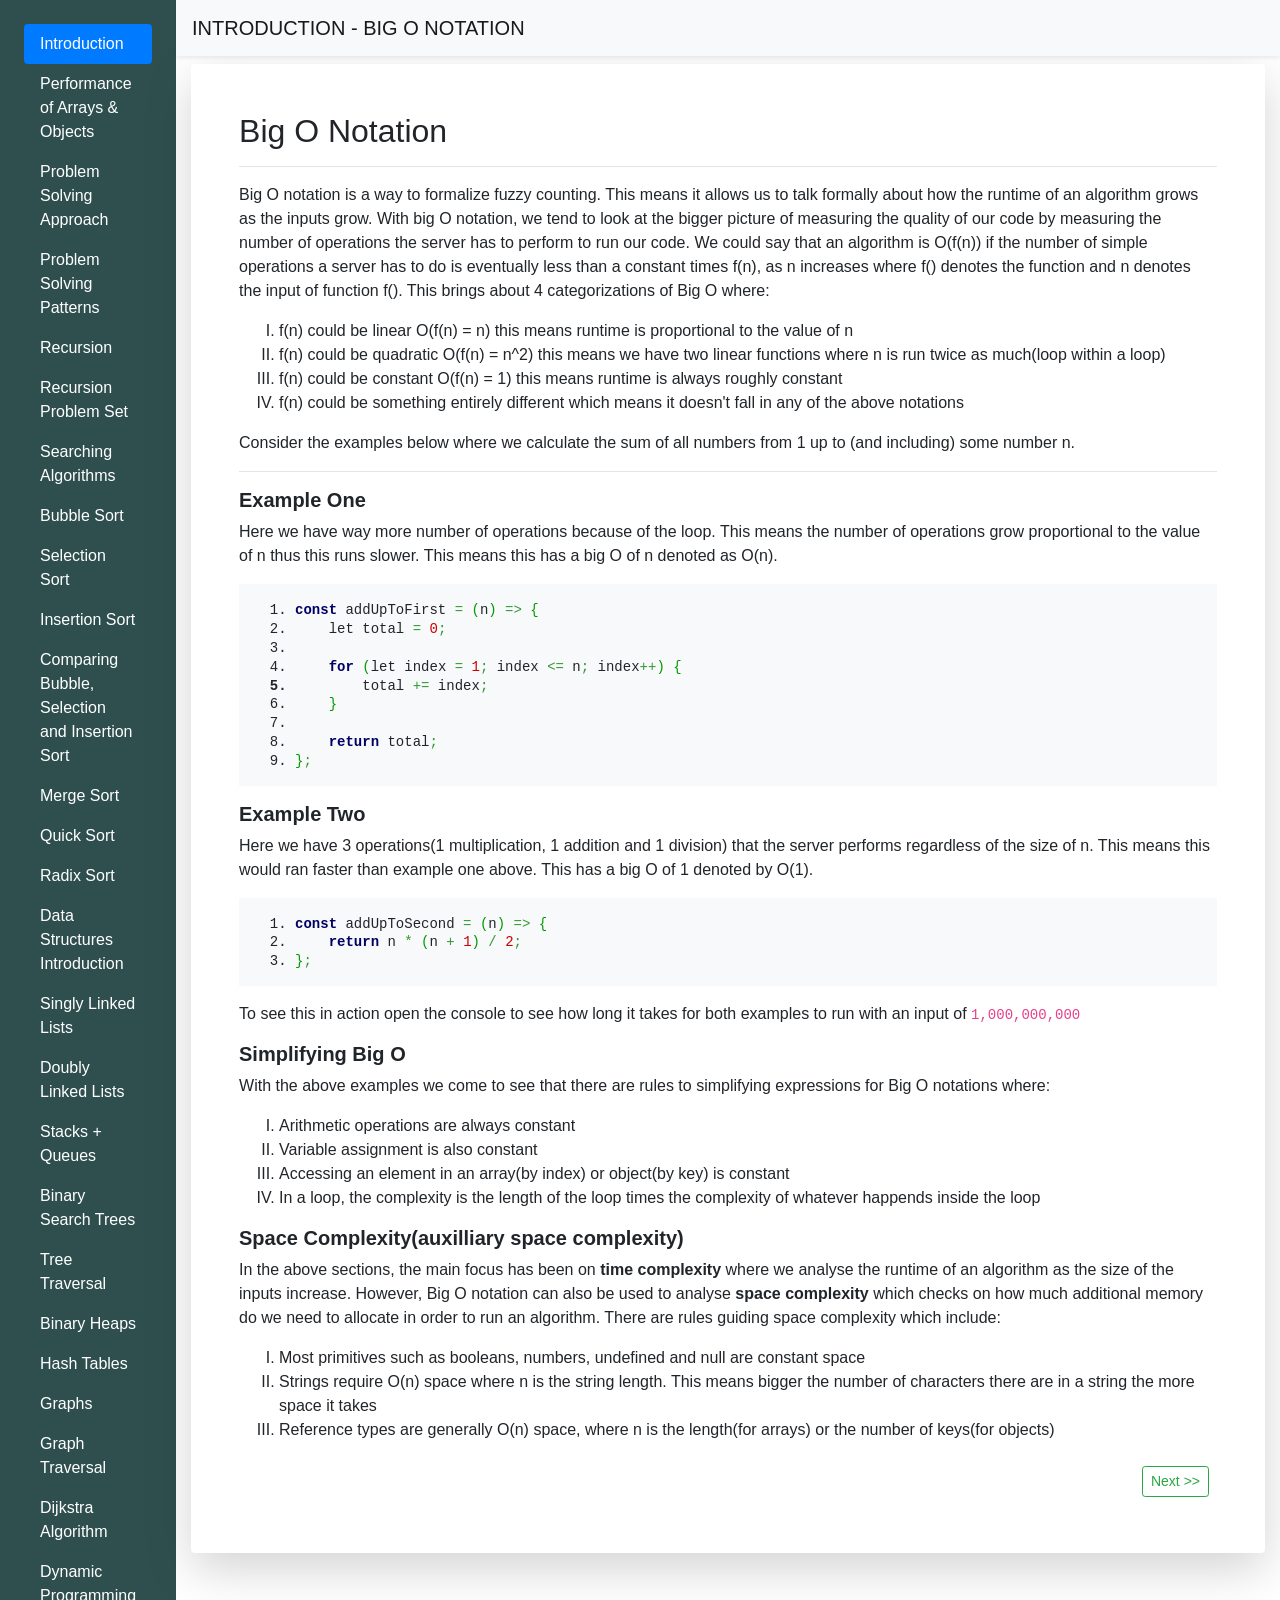
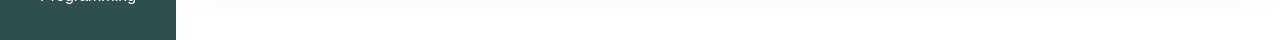
<file: index.html>
<!doctype html>
<html lang="en">
<head>
    <!-- Required meta tags -->
    <meta charset="utf-8">
    <meta name="viewport" content="width=device-width, initial-scale=1, shrink-to-fit=no">

    <!-- Bootstrap CSS -->
    <link rel="stylesheet" href="https://stackpath.bootstrapcdn.com/bootstrap/4.4.1/css/bootstrap.min.css" integrity="sha384-Vkoo8x4CGsO3+Hhxv8T/Q5PaXtkKtu6ug5TOeNV6gBiFeWPGFN9MuhOf23Q9Ifjh" crossorigin="anonymous">

    <!-- Font -->
    <link rel="stylesheet" href="https://fonts.googleapis.com/css?family=Bubblegum+Sans|Nova+Mono|Roboto+Condensed">

    <!-- Custom Styles -->
    <link rel="stylesheet" href="../assets/css/styles.css">

    <title>Big O Notation</title>
</head>
<body>
    <div class="wrapper d-flex flex-column">
      <div class="main d-flex flex-grow-1">
        <div class="content">
            <nav class="navbar navbar-light bg-light shadow-sm">
              <a class="navbar-brand text-uppercase" href="#">Introduction - Big O Notation</a>
            </nav>
            <div class="container-fluid py-2">
              <div class="shadow-lg p-5 mb-5 bg-white rounded">
                <h2>Big O Notation</h2>
                <hr>
                <p>
                  Big O notation is a way to formalize fuzzy counting. This means it allows us to talk formally about how the runtime of an algorithm grows as the inputs grow. 
                  With big O notation, we tend to look at the bigger picture of measuring the quality of our code by measuring the number of operations the server has to perform to run our code.
                  We could say that an algorithm is O(f(n)) if the number of simple operations a server has to do is eventually less than a constant times f(n), as n increases where f() denotes the
                  function and n denotes the input of function f(). This brings about 4 categorizations of Big O where:
                  <ol type="I">
                    <li>f(n) could be linear O(f(n) = n) this means runtime is proportional to the value of n</li>
                    <li>f(n) could be quadratic O(f(n) = n^2) this means we have two linear functions where n is run twice as much(loop within a loop)</li>
                    <li>f(n) could be constant O(f(n) = 1) this means runtime is always roughly constant</li>
                    <li>f(n) could be something entirely different which means it doesn't fall in any of the above notations</li>
                  </ol>
                  Consider the examples below where we calculate the sum of all numbers from 1 up to (and including) some number n.
                </p>
                <hr>
                <section>                                    
                  <h5><b>Example One</b></h5>
                  <p>Here we have way more number of operations because of the loop. This means the number of operations grow proportional to the value of n thus this runs slower. This means this has a big O of n denoted as O(n).</p>
                  <div class="p-3 my-3 bg-light">
                    <pre class="javascript" style="font-family:monospace;"><ol><li style="font-weight: normal; vertical-align:top;"><div style="font: normal normal 1em/1.2em monospace; margin:0; padding:0; background:none; vertical-align:top;"><span style="color: #000066; font-weight: bold;">const</span> addUpToFirst <span style="color: #339933;">=</span> <span style="color: #009900;">&#40;</span>n<span style="color: #009900;">&#41;</span> <span style="color: #339933;">=&gt;</span> <span style="color: #009900;">&#123;</span></div></li><li style="font-weight: normal; vertical-align:top;"><div style="font: normal normal 1em/1.2em monospace; margin:0; padding:0; background:none; vertical-align:top;">    let total <span style="color: #339933;">=</span> <span style="color: #CC0000;">0</span><span style="color: #339933;">;</span></div></li><li style="font-weight: normal; vertical-align:top;"><div style="font: normal normal 1em/1.2em monospace; margin:0; padding:0; background:none; vertical-align:top;">&nbsp;</div></li><li style="font-weight: normal; vertical-align:top;"><div style="font: normal normal 1em/1.2em monospace; margin:0; padding:0; background:none; vertical-align:top;">    <span style="color: #000066; font-weight: bold;">for</span> <span style="color: #009900;">&#40;</span>let index <span style="color: #339933;">=</span> <span style="color: #CC0000;">1</span><span style="color: #339933;">;</span> index <span style="color: #339933;">&lt;=</span> n<span style="color: #339933;">;</span> index<span style="color: #339933;">++</span><span style="color: #009900;">&#41;</span> <span style="color: #009900;">&#123;</span></div></li><li style="font-weight: bold; vertical-align:top;"><div style="font: normal normal 1em/1.2em monospace; margin:0; padding:0; background:none; vertical-align:top;">        total <span style="color: #339933;">+=</span> index<span style="color: #339933;">;</span></div></li><li style="font-weight: normal; vertical-align:top;"><div style="font: normal normal 1em/1.2em monospace; margin:0; padding:0; background:none; vertical-align:top;">    <span style="color: #009900;">&#125;</span></div></li><li style="font-weight: normal; vertical-align:top;"><div style="font: normal normal 1em/1.2em monospace; margin:0; padding:0; background:none; vertical-align:top;">&nbsp;</div></li><li style="font-weight: normal; vertical-align:top;"><div style="font: normal normal 1em/1.2em monospace; margin:0; padding:0; background:none; vertical-align:top;">    <span style="color: #000066; font-weight: bold;">return</span> total<span style="color: #339933;">;</span></div></li><li style="font-weight: normal; vertical-align:top;"><div style="font: normal normal 1em/1.2em monospace; margin:0; padding:0; background:none; vertical-align:top;"><span style="color: #009900;">&#125;</span><span style="color: #339933;">;</span></div></li></ol></pre>
                  </div>
                </section>
                <section>                                    
                  <h5><b>Example Two</b></h5>
                  <p>Here we have 3 operations(1 multiplication, 1 addition and 1 division) that the server performs regardless of the size of n. This means this would ran faster than example one above. This has a big O of 1 denoted by O(1).</p>
                  <div class="p-3 my-3 bg-light">
                    <pre class="javascript" style="font-family:monospace;"><ol><li style="font-weight: normal; vertical-align:top;"><div style="font: normal normal 1em/1.2em monospace; margin:0; padding:0; background:none; vertical-align:top;"><span style="color: #000066; font-weight: bold;">const</span> addUpToSecond <span style="color: #339933;">=</span> <span style="color: #009900;">&#40;</span>n<span style="color: #009900;">&#41;</span> <span style="color: #339933;">=&gt;</span> <span style="color: #009900;">&#123;</span></div></li><li style="font-weight: normal; vertical-align:top;"><div style="font: normal normal 1em/1.2em monospace; margin:0; padding:0; background:none; vertical-align:top;">    <span style="color: #000066; font-weight: bold;">return</span> n <span style="color: #339933;">*</span> <span style="color: #009900;">&#40;</span>n <span style="color: #339933;">+</span> <span style="color: #CC0000;">1</span><span style="color: #009900;">&#41;</span> <span style="color: #339933;">/</span> <span style="color: #CC0000;">2</span><span style="color: #339933;">;</span></div></li><li style="font-weight: normal; vertical-align:top;"><div style="font: normal normal 1em/1.2em monospace; margin:0; padding:0; background:none; vertical-align:top;"><span style="color: #009900;">&#125;</span><span style="color: #339933;">;</span></div></li></ol></pre>
                  </div>
                  <p>To see this in action open the console to see how long it takes for both examples to run with an input of <code>1,000,000,000</code></p>
                </section>
                <section>
                  <h5><b>Simplifying Big O</b></h5>
                  <p>With the above examples we come to see that there are rules to simplifying expressions for Big O notations where:</p>
                  <ol type="I">
                    <li>Arithmetic operations are always constant</li>
                    <li>Variable assignment is also constant</li>
                    <li>Accessing an element in an array(by index) or object(by key) is constant</li>
                    <li>In a loop, the complexity is the length of the loop times the complexity of whatever happends inside the loop</li>
                  </ol>
                </section>
                <section>
                  <h5><b>Space Complexity(auxilliary space complexity)</b></h5>
                  <p>
                    In the above sections, the main focus has been on <b>time complexity</b> where we analyse the runtime of an algorithm as the size of the inputs increase. 
                    However, Big O notation can also be used to analyse <b>space complexity</b> which checks on how much additional memory do we need to allocate in order to run an algorithm.
                    There are rules guiding space complexity which include:
                  </p>
                  <ol type="I">
                    <li>Most primitives such as booleans, numbers, undefined and null are constant space</li>
                    <li>Strings require O(n) space where n is the string length. This means bigger the number of characters there are in a string the more space it takes</li>
                    <li>Reference types are generally O(n) space, where n is the length(for arrays) or the number of keys(for objects)</li>
                  </ol>
                </section>
                <div class="d-flex flex-row justify-content-end align-items-center">               
                  <div class="p-2"><a class="btn btn-outline-success btn-sm" href="/Lesson 02 - Arrays|Objects" role="button">Next &gt;&gt;</a></div>                   
                </div>
              </div>
            </div>
        </div>
        <aside class="sidebar p-4">
          <ul class="nav nav-pills flex-column">
            <li class="nav-item">
              <a class="nav-link text-white active" href="/">Introduction</a>
            </li>
            <li class="nav-item">
              <a class="nav-link text-white" href="/Lesson 02 - Arrays|Objects">Performance of Arrays & Objects</a>
            </li>
            <li class="nav-item">
              <a class="nav-link text-white" href="/Lesson 03 - PS Approach">Problem Solving Approach</a>
            </li>
            <li class="nav-item">
              <a class="nav-link text-white" href="/Lesson 04 - PS Patterns">Problem Solving Patterns</a>
            </li>
            <li class="nav-item">
              <a class="nav-link text-white" href="/Lesson 05 - Recursion">Recursion</a>
            </li>
            <li class="nav-item">
              <a class="nav-link text-white" href="/Lesson 06 - Recursion PS">Recursion Problem Set</a>
            </li>
            <li class="nav-item">
              <a class="nav-link text-white" href="/Lesson 07 - Searching Algorithms">Searching Algorithms</a>
            </li>
            <li class="nav-item">
              <a class="nav-link text-white" href="/Lesson 08 - Bubble Sort">Bubble Sort</a>
            </li>
            <li class="nav-item">
              <a class="nav-link text-white" href="/Lesson 09 - Selection Sort">Selection Sort</a>
            </li>
            <li class="nav-item">
              <a class="nav-link text-white" href="/Lesson 10 - Insertion Sort">Insertion Sort</a>
            </li>
            <li class="nav-item">
              <a class="nav-link text-white" href="/Lesson 11 - Comparing Sorts">Comparing Bubble, Selection and Insertion Sort</a>
            </li>
            <li class="nav-item">
              <a class="nav-link text-white" href="/Lesson 12 - Merge Sort">Merge Sort</a>
            </li>
            <li class="nav-item">
              <a class="nav-link text-white" href="/Lesson 13 - Quick Sort">Quick Sort</a>
            </li>
            <li class="nav-item">
              <a class="nav-link text-white" href="/Lesson 14 - Radix Sort">Radix Sort</a>
            </li>
            <li class="nav-item">
              <a class="nav-link text-white" href="/Lesson 15 - Data Structures Introduction">Data Structures Introduction</a>
            </li>
            <li class="nav-item">
              <a class="nav-link text-white" href="/Lesson 16 - Singly Linked Lists">Singly Linked Lists</a>
            </li>
            <li class="nav-item">
              <a class="nav-link text-white" href="/Lesson 17 - Doubly Linked Lists">Doubly Linked Lists</a>
            </li>
            <li class="nav-item">
              <a class="nav-link text-white" href="/Lesson 18 - Stacks|Queues">Stacks + Queues</a>
            </li>
            <li class="nav-item">
              <a class="nav-link text-white" href="/Lesson 19 - Binary Search Trees">Binary Search Trees</a>
            </li>
            <li class="nav-item">
              <a class="nav-link text-white" href="/Lesson 20 - Tree Traversal">Tree Traversal</a>
            </li>
            <li class="nav-item">
              <a class="nav-link text-white" href="/Lesson 21 - Binary Heaps">Binary Heaps</a>
            </li>
            <li class="nav-item">
              <a class="nav-link text-white" href="/Lesson 22 - Hash Tables">Hash Tables</a>
            </li>
            <li class="nav-item">
              <a class="nav-link text-white" href="/Lesson 23 - Graphs">Graphs</a>
            </li>
            <li class="nav-item">
              <a class="nav-link text-white" href="/Lesson 24 - Graph Traversal">Graph Traversal</a>
            </li>
            <li class="nav-item">
              <a class="nav-link text-white" href="/Lesson 25 - DA">Dijkstra Algorithm</a>
            </li>
            <li class="nav-item">
              <a class="nav-link text-white" href="/Lesson 26 - Dynamic Programming">Dynamic Programming</a>
            </li>
          </ul>
        </aside>
      </div>
    </div>

    <!-- Optional JavaScript -->
    <!-- jQuery first, then Popper.js, then Bootstrap JS -->
    <script src="https://code.jquery.com/jquery-3.4.1.slim.min.js" integrity="sha384-J6qa4849blE2+poT4WnyKhv5vZF5SrPo0iEjwBvKU7imGFAV0wwj1yYfoRSJoZ+n" crossorigin="anonymous"></script>
    <script src="https://cdn.jsdelivr.net/npm/popper.js@1.16.0/dist/umd/popper.min.js" integrity="sha384-Q6E9RHvbIyZFJoft+2mJbHaEWldlvI9IOYy5n3zV9zzTtmI3UksdQRVvoxMfooAo" crossorigin="anonymous"></script>
    <script src="https://stackpath.bootstrapcdn.com/bootstrap/4.4.1/js/bootstrap.min.js" integrity="sha384-wfSDF2E50Y2D1uUdj0O3uMBJnjuUD4Ih7YwaYd1iqfktj0Uod8GCExl3Og8ifwB6" crossorigin="anonymous"></script>
    <script src="../assets/scripts/lesson-01/app.js"></script>
</body>
</html>
</file>
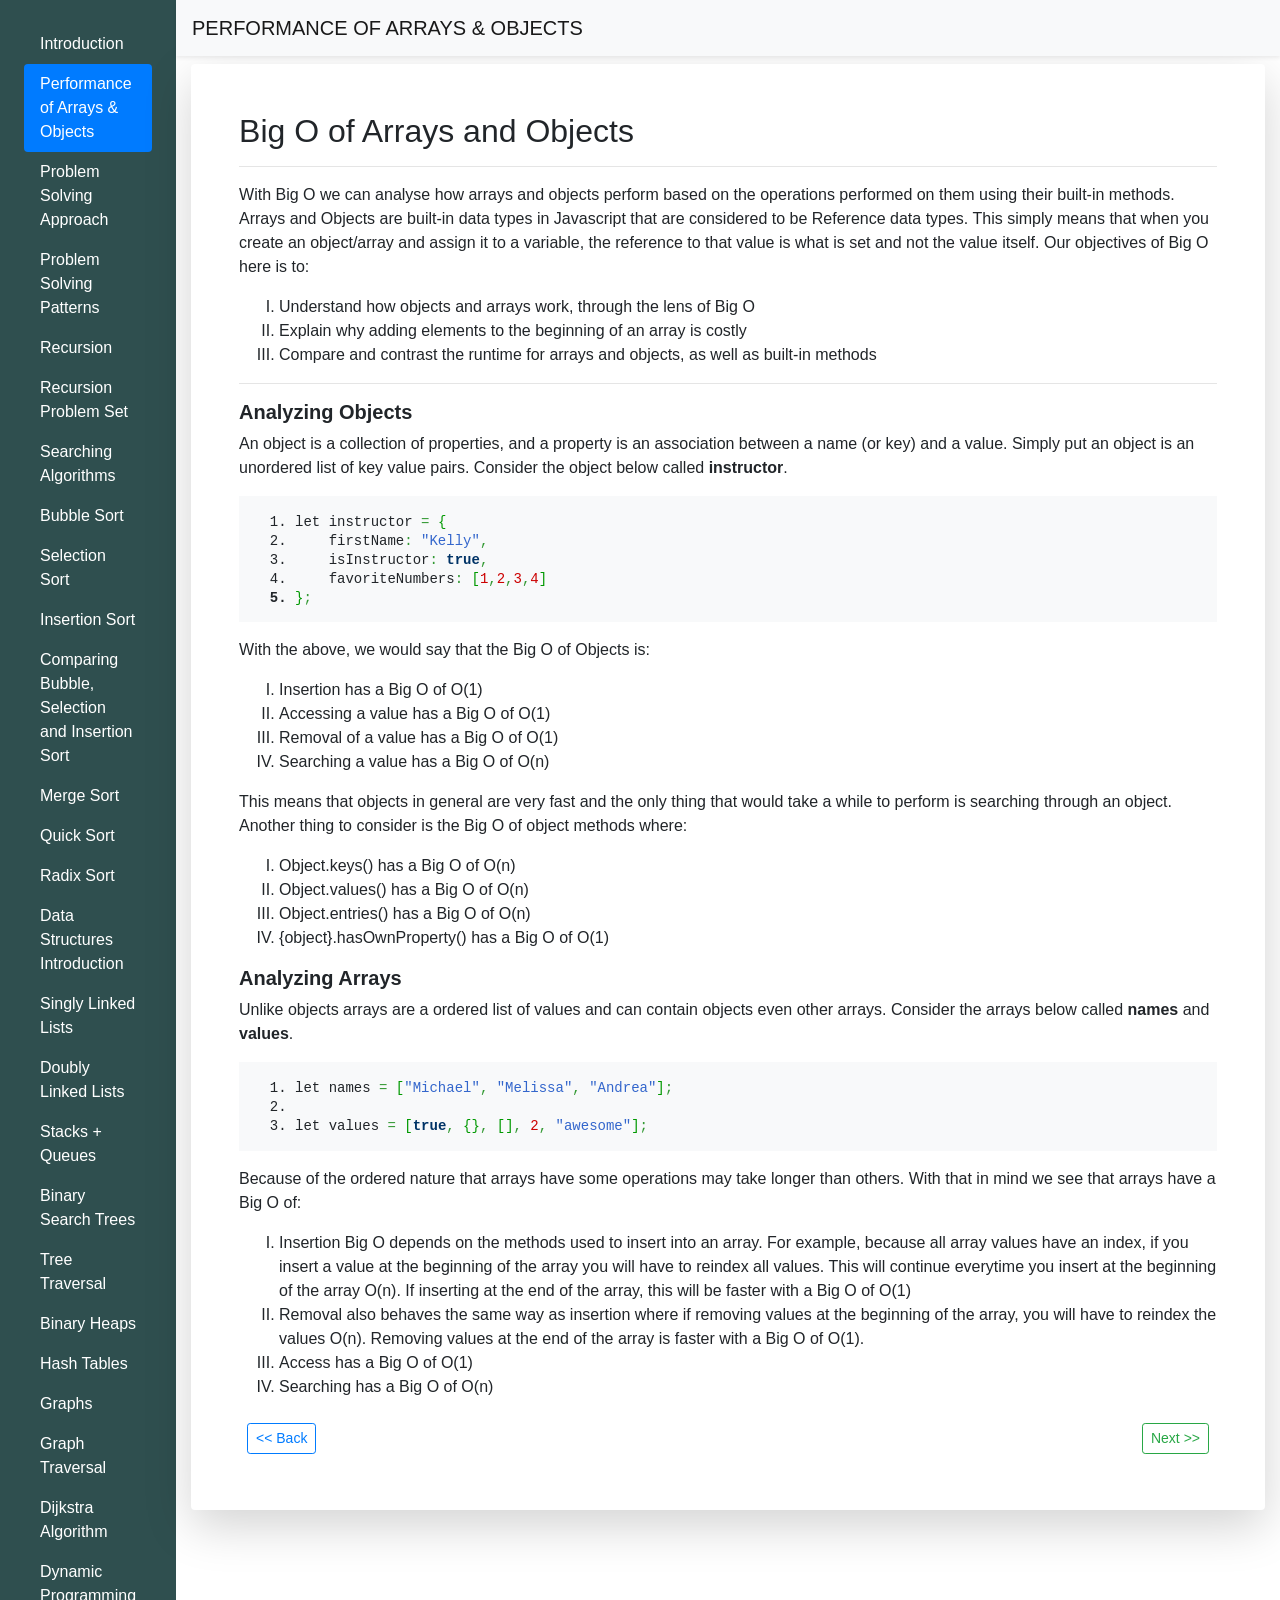
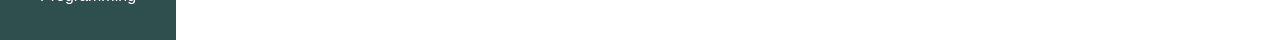
<file: Lesson 02 - Arrays|Objects/index.html>
<!doctype html>
<html lang="en">
<head>
    <!-- Required meta tags -->
    <meta charset="utf-8">
    <meta name="viewport" content="width=device-width, initial-scale=1, shrink-to-fit=no">

    <!-- Bootstrap CSS -->
    <link rel="stylesheet" href="https://stackpath.bootstrapcdn.com/bootstrap/4.4.1/css/bootstrap.min.css" integrity="sha384-Vkoo8x4CGsO3+Hhxv8T/Q5PaXtkKtu6ug5TOeNV6gBiFeWPGFN9MuhOf23Q9Ifjh" crossorigin="anonymous">

    <!-- Font -->
    <link rel="stylesheet" href="https://fonts.googleapis.com/css?family=Bubblegum+Sans|Nova+Mono|Roboto+Condensed">

    <!-- Custom Styles -->
    <link rel="stylesheet" href="../assets/css/styles.css">

    <title>Performance of Arrays & Objects</title>
</head>
<body>
    <div class="wrapper d-flex flex-column">
      <div class="main d-flex flex-grow-1">
        <div class="content">
            <nav class="navbar navbar-light bg-light shadow-sm">
              <a class="navbar-brand text-uppercase" href="#">Performance of Arrays & Objects</a>
            </nav>
            <div class="container-fluid py-2">
              <div class="shadow-lg p-5 mb-5 bg-white rounded">
                <h2>Big O of Arrays and Objects</h2>
                <hr>
                <p>
                  With Big O we can analyse how arrays and objects perform based on the operations performed on them using their built-in methods. Arrays and Objects are built-in data types in Javascript that are considered to be Reference data types. This simply means that when you create an object/array and assign it to a variable, the reference to that value is what is set and not the value itself. Our objectives of Big O here is to:
                  <ol type="I">
                    <li>Understand how objects and arrays work, through the lens of Big O</li>
                    <li>Explain why adding elements to the beginning of an array is costly</li>
                    <li>Compare and contrast the runtime for arrays and objects, as well as built-in methods</li>
                  </ol>
                </p>
                <hr>
                <section>                                    
                  <h5><b>Analyzing Objects</b></h5>
                  <p>An object is a collection of properties, and a property is an association between a name (or key) and a value. Simply put an object is an unordered list of key value pairs. Consider the object below called <b>instructor</b>.</p>
                  <div class="p-3 my-3 bg-light">
                    <pre class="javascript" style="font-family:monospace;"><ol><li style="font-weight: normal; vertical-align:top;"><div style="font: normal normal 1em/1.2em monospace; margin:0; padding:0; background:none; vertical-align:top;">let instructor <span style="color: #339933;">=</span> <span style="color: #009900;">&#123;</span></div></li><li style="font-weight: normal; vertical-align:top;"><div style="font: normal normal 1em/1.2em monospace; margin:0; padding:0; background:none; vertical-align:top;">    firstName<span style="color: #339933;">:</span> <span style="color: #3366CC;">&quot;Kelly&quot;</span><span style="color: #339933;">,</span></div></li><li style="font-weight: normal; vertical-align:top;"><div style="font: normal normal 1em/1.2em monospace; margin:0; padding:0; background:none; vertical-align:top;">    isInstructor<span style="color: #339933;">:</span> <span style="color: #003366; font-weight: bold;">true</span><span style="color: #339933;">,</span></div></li><li style="font-weight: normal; vertical-align:top;"><div style="font: normal normal 1em/1.2em monospace; margin:0; padding:0; background:none; vertical-align:top;">    favoriteNumbers<span style="color: #339933;">:</span> <span style="color: #009900;">&#91;</span><span style="color: #CC0000;">1</span><span style="color: #339933;">,</span><span style="color: #CC0000;">2</span><span style="color: #339933;">,</span><span style="color: #CC0000;">3</span><span style="color: #339933;">,</span><span style="color: #CC0000;">4</span><span style="color: #009900;">&#93;</span></div></li><li style="font-weight: bold; vertical-align:top;"><div style="font: normal normal 1em/1.2em monospace; margin:0; padding:0; background:none; vertical-align:top;"><span style="color: #009900;">&#125;</span><span style="color: #339933;">;</span></div></li></ol></pre>
                  </div>
                  <p>With the above, we would say that the Big O of Objects is:</p>
                  <ol type="I">
                    <li>Insertion has a Big O of O(1)</li>
                    <li>Accessing a value has a Big O of O(1)</li>
                    <li>Removal of a value has a Big O of O(1)</li>
                    <li>Searching a value has a Big O of O(n)</li>
                  </ol>
                  <p>This means that objects in general are very fast and the only thing that would take a while to perform is searching through an object. Another thing to consider is the Big O of object methods where:</p>
                  <ol type="I">
                    <li>Object.keys() has a Big O of O(n)</li>
                    <li>Object.values() has a Big O of O(n)</li>
                    <li>Object.entries() has a Big O of O(n)</li>
                    <li>{object}.hasOwnProperty() has a Big O of O(1)</li>
                  </ol>
                </section>
                <section>                                    
                  <h5><b>Analyzing Arrays</b></h5>
                  <p>Unlike objects arrays are a ordered list of values and can contain objects even other arrays. Consider the arrays below called <b>names</b> and <b>values</b>.</p>
                  <div class="p-3 my-3 bg-light">
                    <pre class="javascript" style="font-family:monospace;"><ol><li style="font-weight: normal; vertical-align:top;"><div style="font: normal normal 1em/1.2em monospace; margin:0; padding:0; background:none; vertical-align:top;">let names <span style="color: #339933;">=</span> <span style="color: #009900;">&#91;</span><span style="color: #3366CC;">&quot;Michael&quot;</span><span style="color: #339933;">,</span> <span style="color: #3366CC;">&quot;Melissa&quot;</span><span style="color: #339933;">,</span> <span style="color: #3366CC;">&quot;Andrea&quot;</span><span style="color: #009900;">&#93;</span><span style="color: #339933;">;</span></div></li><li style="font-weight: normal; vertical-align:top;"><div style="font: normal normal 1em/1.2em monospace; margin:0; padding:0; background:none; vertical-align:top;">&nbsp;</div></li><li style="font-weight: normal; vertical-align:top;"><div style="font: normal normal 1em/1.2em monospace; margin:0; padding:0; background:none; vertical-align:top;">let values <span style="color: #339933;">=</span> <span style="color: #009900;">&#91;</span><span style="color: #003366; font-weight: bold;">true</span><span style="color: #339933;">,</span> <span style="color: #009900;">&#123;</span><span style="color: #009900;">&#125;</span><span style="color: #339933;">,</span> <span style="color: #009900;">&#91;</span><span style="color: #009900;">&#93;</span><span style="color: #339933;">,</span> <span style="color: #CC0000;">2</span><span style="color: #339933;">,</span> <span style="color: #3366CC;">&quot;awesome&quot;</span><span style="color: #009900;">&#93;</span><span style="color: #339933;">;</span></div></li></ol></pre>
                  </div>
                  <p>Because of the ordered nature that arrays have some operations may take longer than others. With that in mind we see that arrays have a Big O of:</p>
                  <ol type="I">
                    <li>Insertion Big O depends on the methods used to insert into an array. For example, because all array values have an index, if you insert a value at the beginning of the array you will have to reindex all values. This will continue everytime you insert at the beginning of the array O(n). If inserting at the end of the array, this will be faster with a Big O of O(1)</li>
                    <li>Removal also behaves the same way as insertion where if removing values at the beginning of the array, you will have to reindex the values O(n). Removing values at the end of the array is faster with a Big O of O(1).</li>
                    <li>Access has a Big O of O(1)</li>
                    <li>Searching has a Big O of O(n)</li>
                  </ol>
                </section>
                <div class="d-flex flex-row justify-content-between align-items-center">
                  <div class="p-2"><a class="btn btn-outline-primary btn-sm" href="/" role="button">&lt;&lt; Back</a></div>
                  <div class="p-2"><a class="btn btn-outline-success btn-sm" href="/Lesson 03 - PS Approach" role="button">Next &gt;&gt;</a></div>                   
                </div>
              </div>
            </div>
        </div>
        <aside class="sidebar p-4">
          <ul class="nav nav-pills flex-column">
            <li class="nav-item">
              <a class="nav-link text-white" href="/">Introduction</a>
            </li>
            <li class="nav-item">
              <a class="nav-link text-white active" href="/Lesson 02 - Arrays|Objects">Performance of Arrays & Objects</a>
            </li>
            <li class="nav-item">
              <a class="nav-link text-white" href="/Lesson 03 - PS Approach">Problem Solving Approach</a>
            </li>
            <li class="nav-item">
              <a class="nav-link text-white" href="/Lesson 04 - PS Patterns">Problem Solving Patterns</a>
            </li>
            <li class="nav-item">
              <a class="nav-link text-white" href="/Lesson 05 - Recursion">Recursion</a>
            </li>
            <li class="nav-item">
              <a class="nav-link text-white" href="/Lesson 06 - Recursion PS">Recursion Problem Set</a>
            </li>
            <li class="nav-item">
              <a class="nav-link text-white" href="/Lesson 07 - Searching Algorithms">Searching Algorithms</a>
            </li>
            <li class="nav-item">
              <a class="nav-link text-white" href="/Lesson 08 - Bubble Sort">Bubble Sort</a>
            </li>
            <li class="nav-item">
              <a class="nav-link text-white" href="/Lesson 09 - Selection Sort">Selection Sort</a>
            </li>
            <li class="nav-item">
              <a class="nav-link text-white" href="/Lesson 10 - Insertion Sort">Insertion Sort</a>
            </li>
            <li class="nav-item">
              <a class="nav-link text-white" href="/Lesson 11 - Comparing Sorts">Comparing Bubble, Selection and Insertion Sort</a>
            </li>
            <li class="nav-item">
              <a class="nav-link text-white" href="/Lesson 12 - Merge Sort">Merge Sort</a>
            </li>
            <li class="nav-item">
              <a class="nav-link text-white" href="/Lesson 13 - Quick Sort">Quick Sort</a>
            </li>
            <li class="nav-item">
              <a class="nav-link text-white" href="/Lesson 14 - Radix Sort">Radix Sort</a>
            </li>
            <li class="nav-item">
              <a class="nav-link text-white" href="/Lesson 15 - Data Structures Introduction">Data Structures Introduction</a>
            </li>
            <li class="nav-item">
              <a class="nav-link text-white" href="/Lesson 16 - Singly Linked Lists">Singly Linked Lists</a>
            </li>
            <li class="nav-item">
              <a class="nav-link text-white" href="/Lesson 17 - Doubly Linked Lists">Doubly Linked Lists</a>
            </li>
            <li class="nav-item">
              <a class="nav-link text-white" href="/Lesson 18 - Stacks|Queues">Stacks + Queues</a>
            </li>
            <li class="nav-item">
              <a class="nav-link text-white" href="/Lesson 19 - Binary Search Trees">Binary Search Trees</a>
            </li>
            <li class="nav-item">
              <a class="nav-link text-white" href="/Lesson 20 - Tree Traversal">Tree Traversal</a>
            </li>
            <li class="nav-item">
              <a class="nav-link text-white" href="/Lesson 21 - Binary Heaps">Binary Heaps</a>
            </li>
            <li class="nav-item">
              <a class="nav-link text-white" href="/Lesson 22 - Hash Tables">Hash Tables</a>
            </li>
            <li class="nav-item">
              <a class="nav-link text-white" href="/Lesson 23 - Graphs">Graphs</a>
            </li>
            <li class="nav-item">
              <a class="nav-link text-white" href="/Lesson 24 - Graph Traversal">Graph Traversal</a>
            </li>
            <li class="nav-item">
              <a class="nav-link text-white" href="/Lesson 25 - DA">Dijkstra Algorithm</a>
            </li>
            <li class="nav-item">
              <a class="nav-link text-white" href="/Lesson 26 - Dynamic Programming">Dynamic Programming</a>
            </li>
          </ul>
        </aside>
      </div>
    </div>

    <!-- Optional JavaScript -->
    <!-- jQuery first, then Popper.js, then Bootstrap JS -->
    <script src="https://code.jquery.com/jquery-3.4.1.slim.min.js" integrity="sha384-J6qa4849blE2+poT4WnyKhv5vZF5SrPo0iEjwBvKU7imGFAV0wwj1yYfoRSJoZ+n" crossorigin="anonymous"></script>
    <script src="https://cdn.jsdelivr.net/npm/popper.js@1.16.0/dist/umd/popper.min.js" integrity="sha384-Q6E9RHvbIyZFJoft+2mJbHaEWldlvI9IOYy5n3zV9zzTtmI3UksdQRVvoxMfooAo" crossorigin="anonymous"></script>
    <script src="https://stackpath.bootstrapcdn.com/bootstrap/4.4.1/js/bootstrap.min.js" integrity="sha384-wfSDF2E50Y2D1uUdj0O3uMBJnjuUD4Ih7YwaYd1iqfktj0Uod8GCExl3Og8ifwB6" crossorigin="anonymous"></script>
</body>
</html>
</file>
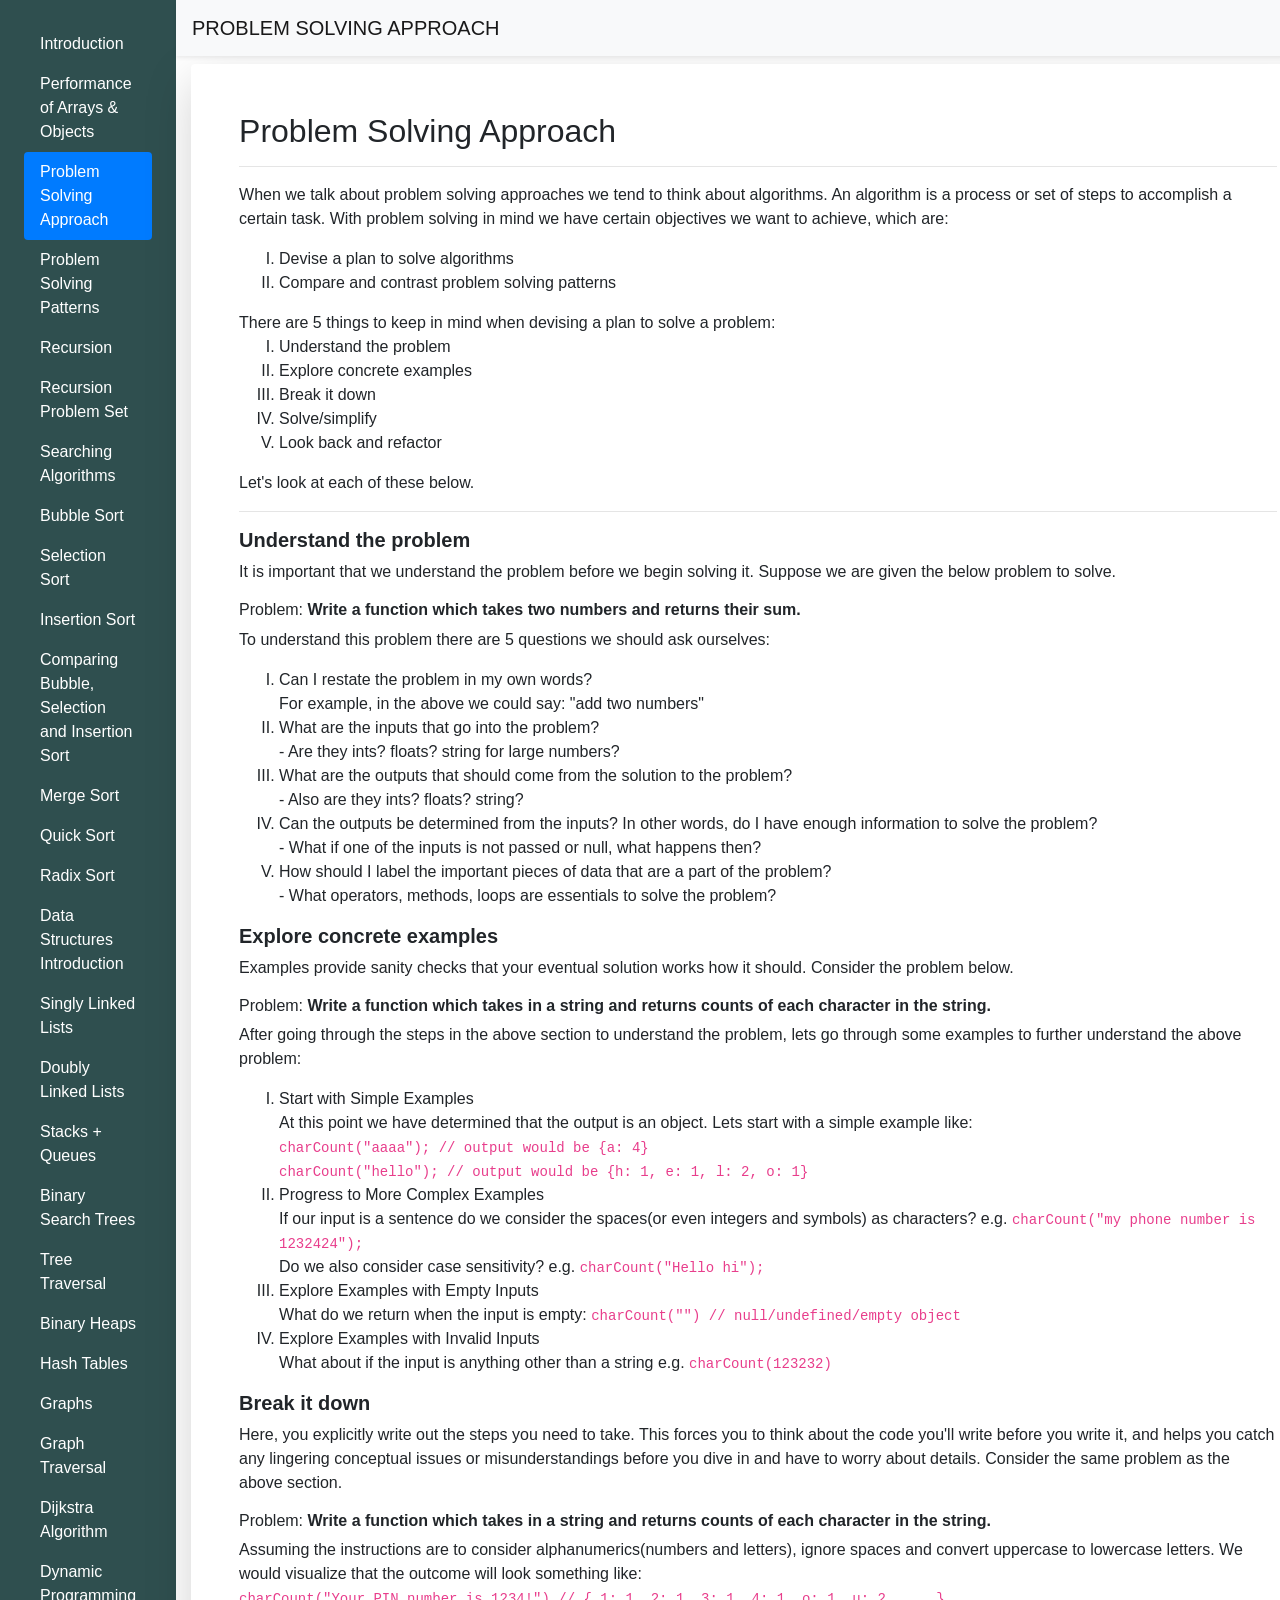
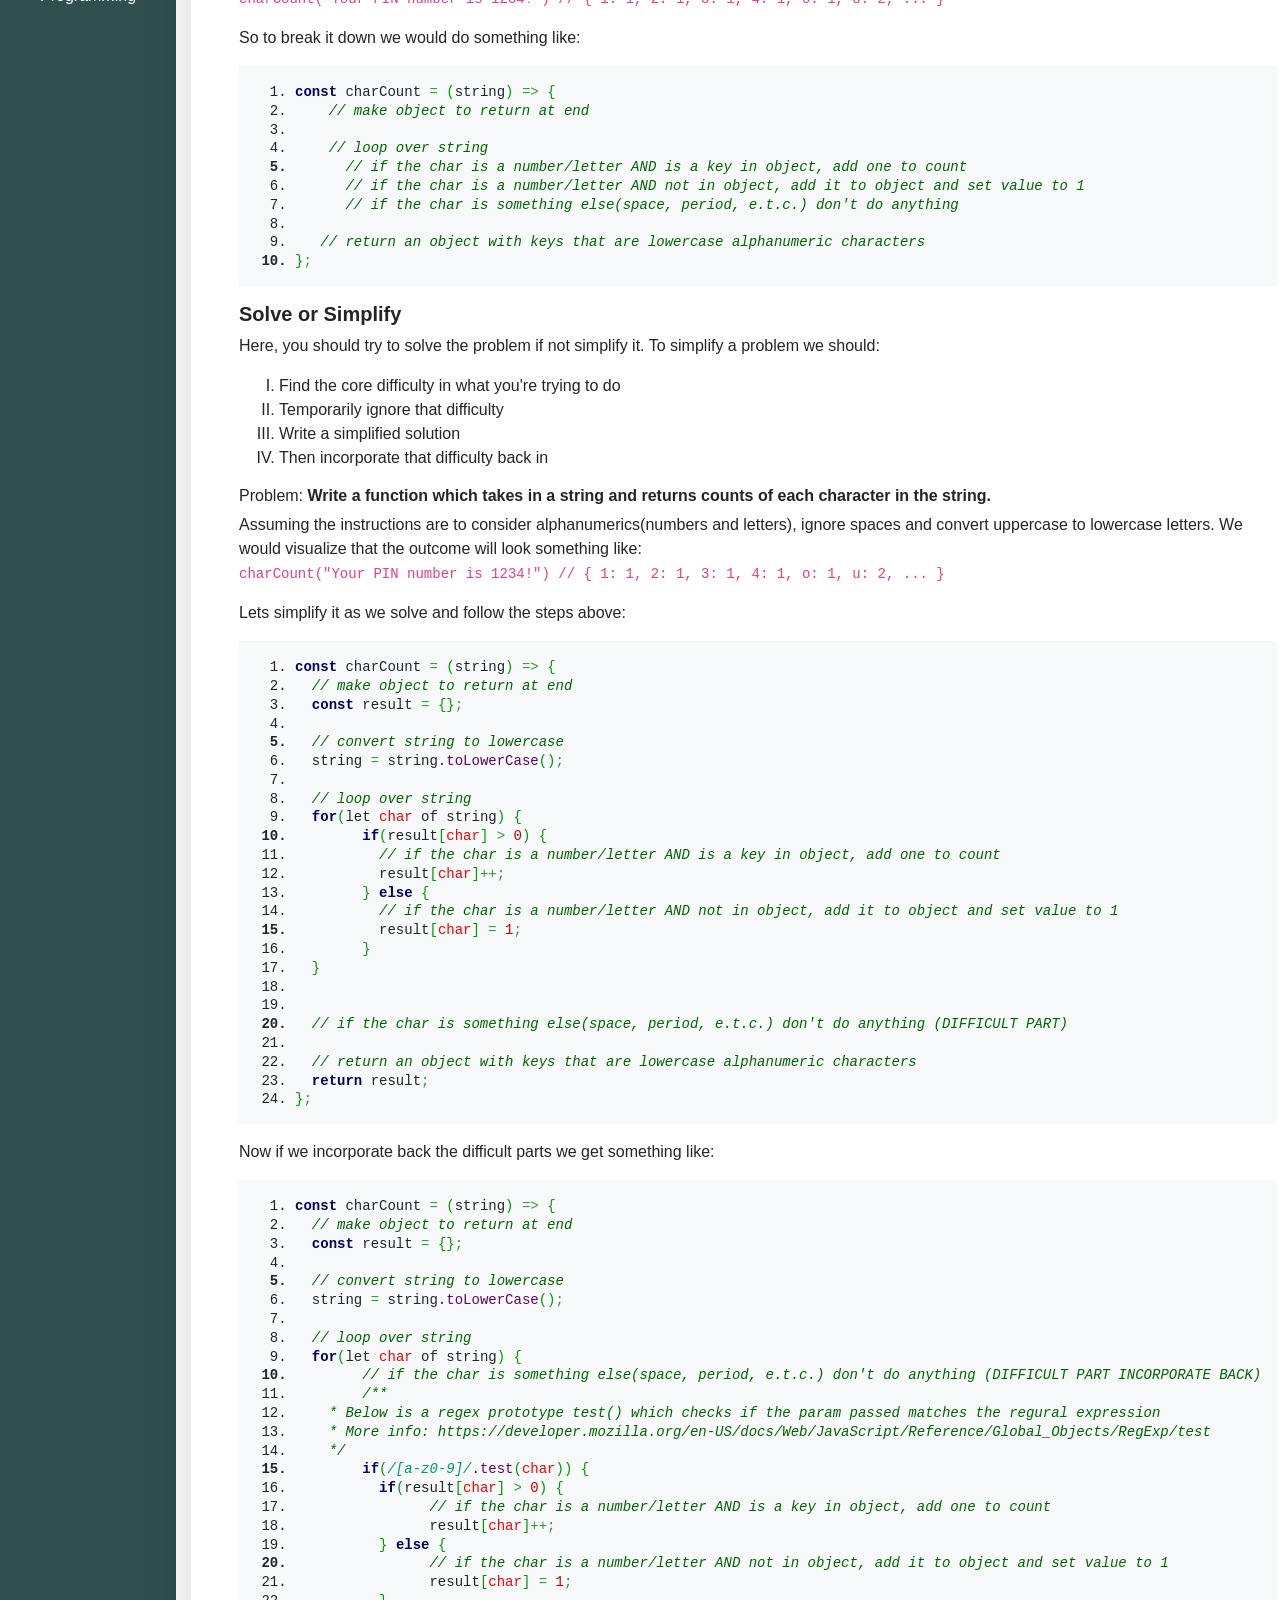
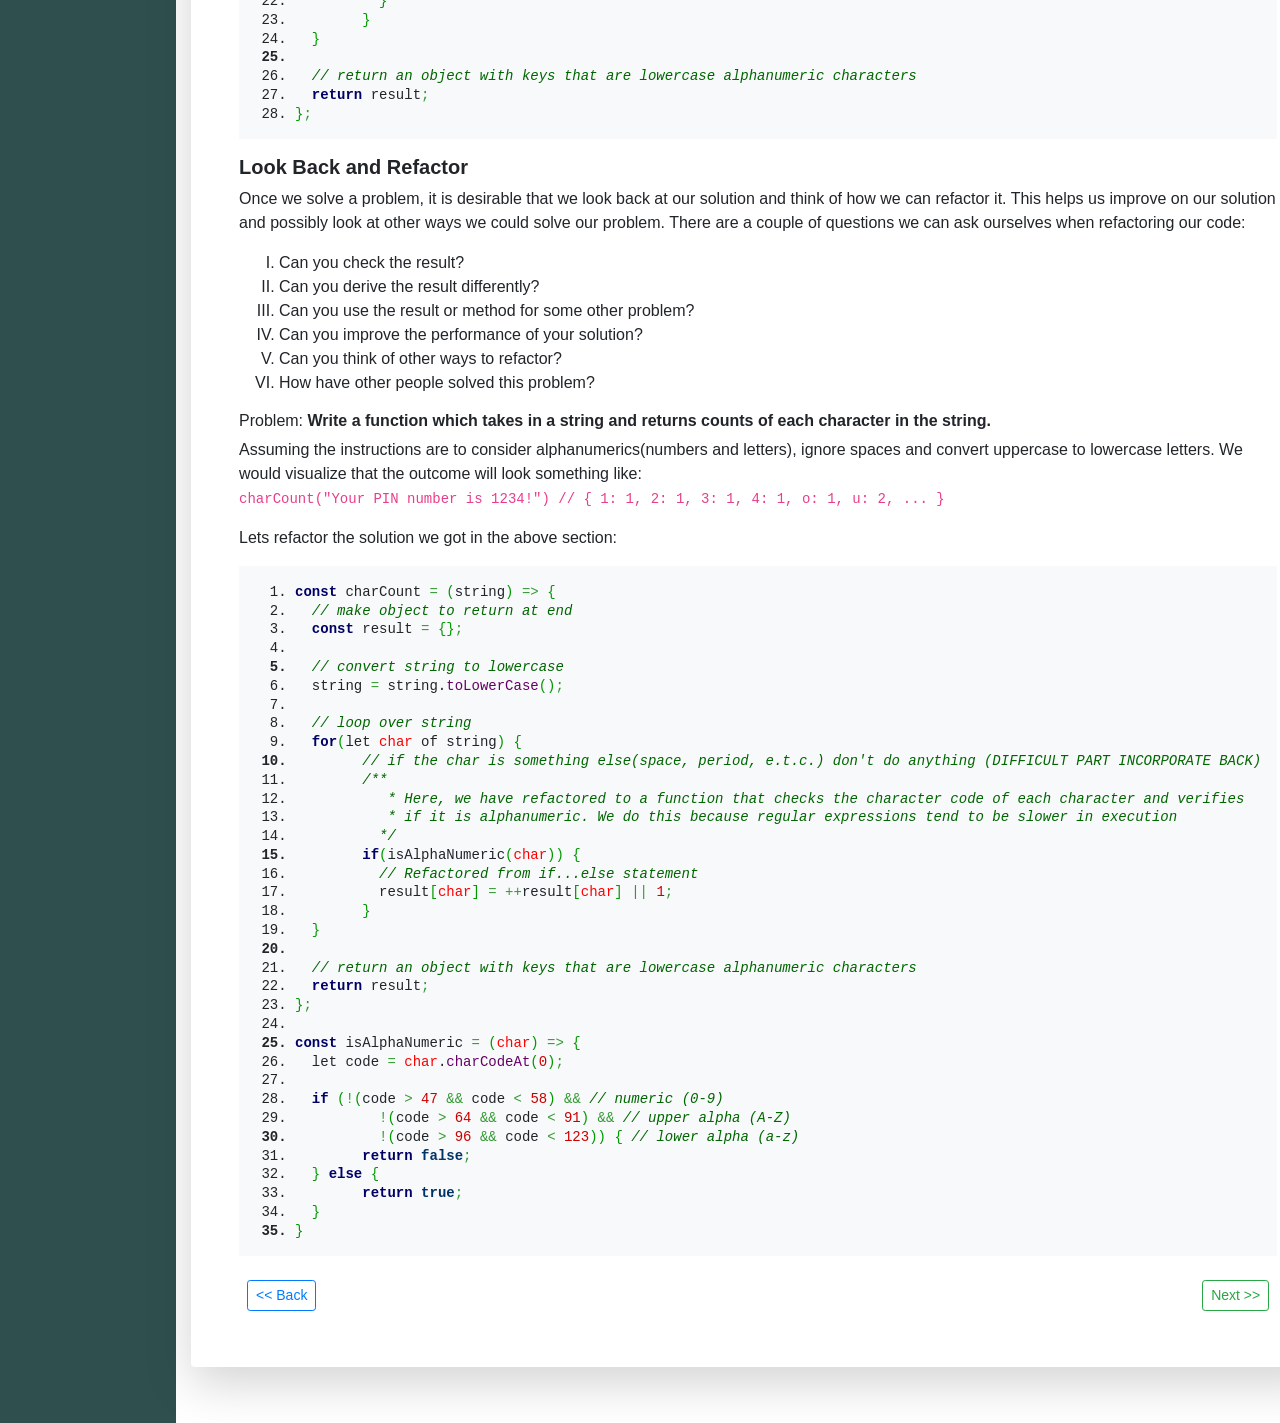
<file: Lesson 03 - PS Approach/index.html>
<!doctype html>
<html lang="en">
<head>
    <!-- Required meta tags -->
    <meta charset="utf-8">
    <meta name="viewport" content="width=device-width, initial-scale=1, shrink-to-fit=no">

    <!-- Bootstrap CSS -->
    <link rel="stylesheet" href="https://stackpath.bootstrapcdn.com/bootstrap/4.4.1/css/bootstrap.min.css" integrity="sha384-Vkoo8x4CGsO3+Hhxv8T/Q5PaXtkKtu6ug5TOeNV6gBiFeWPGFN9MuhOf23Q9Ifjh" crossorigin="anonymous">

    <!-- Font -->
    <link rel="stylesheet" href="https://fonts.googleapis.com/css?family=Bubblegum+Sans|Nova+Mono|Roboto+Condensed">

    <!-- Custom Styles -->
    <link rel="stylesheet" href="../assets/css/styles.css">

    <title>Problem Solving Approach</title>
</head>
<body>
    <div class="wrapper d-flex flex-column">
      <div class="main d-flex flex-grow-1">
        <div class="content">
            <nav class="navbar navbar-light bg-light shadow-sm">
              <a class="navbar-brand text-uppercase" href="#">Problem Solving Approach</a>
            </nav>
            <div class="container-fluid py-2">
              <div class="shadow-lg p-5 mb-5 bg-white rounded">
                <h2>Problem Solving Approach</h2>
                <hr>
                <p>
                  When we talk about problem solving approaches we tend to think about algorithms. An algorithm is a process or set of steps to accomplish a certain task. With problem solving in mind we have certain objectives we want to achieve, which are:
                  <ol type="I">
                    <li>Devise a plan to solve algorithms</li>
                    <li>Compare and contrast problem solving patterns</li>
                  </ol>
                  There are 5 things to keep in mind when devising a plan to solve a problem:
                  <ol type="I">
                    <li>Understand the problem</li>
                    <li>Explore concrete examples</li>
                    <li>Break it down</li>
                    <li>Solve/simplify</li>
                    <li>Look back and refactor</li>
                  </ol>
                  Let's look at each of these below.
                </p>
                <hr>
                <section>                                    
                  <h5><b>Understand the problem</b></h5>
                  <p>It is important that we understand the problem before we begin solving it. Suppose we are given the below problem to solve.</p>
                  <h6>Problem: <b>Write a function which takes two numbers and returns their sum.</b> </h6>
                  <p>To understand this problem there are 5 questions we should ask ourselves:</p>
                  <ol type="I">
                    <li>
                      Can I restate the problem in my own words? <br>
                      For example, in the above we could say: "add two numbers"
                    </li>
                    <li>
                      What are the inputs that go into the problem? <br>
                      - Are they ints? floats? string for large numbers?
                    </li>
                    <li>
                      What are the outputs that should come from the solution to the problem? <br>
                      - Also are they ints? floats? string?
                    </li>
                    <li>
                      Can the outputs be determined from the inputs? In other words, do I have enough information to solve the problem? <br>
                      - What if one of the inputs is not passed or null, what happens then?
                    </li>
                    <li>
                      How should I label the important pieces of data that are a part of the problem? <br>
                      - What operators, methods, loops are essentials to solve the problem?
                    </li>
                  </ol>
                </section>
                <section>                                    
                  <h5><b>Explore concrete examples</b></h5>
                  <p>Examples provide sanity checks that your eventual solution works how it should. Consider the problem below.</p>
                  <h6>Problem: <b>Write a function which takes in a string and returns counts of each character in the string.</b> </h6>
                  <p>After going through the steps in the above section to understand the problem, lets go through some examples to further understand the above problem: </p>
                  <ol type="I">
                    <li>
                      Start with Simple Examples <br>
                      At this point we have determined that the output is an object. Lets start with a simple example like: <br>
                      <code>charCount("aaaa"); // output would be {a: 4}</code> <br>
                      <code>charCount("hello"); // output would be {h: 1, e: 1, l: 2, o: 1}</code>
                    </li>
                    <li>
                      Progress to More Complex Examples <br>
                      If our input is a sentence do we consider the spaces(or even integers and symbols) as characters? e.g. <code>charCount("my phone number is 1232424");</code> <br>
                      Do we also consider case sensitivity? e.g. <code>charCount("Hello hi");</code>
                    </li>
                    <li>
                      Explore Examples with Empty Inputs <br>
                      What do we return when the input is empty: <code>charCount("") // null/undefined/empty object</code>
                    </li>
                    <li>
                      Explore Examples with Invalid Inputs <br>
                      What about if the input is anything other than a string e.g. <code>charCount(123232)</code>
                    </li>
                  </ol>
                </section>
                <section>                                    
                  <h5><b>Break it down</b></h5>
                  <p>Here, you explicitly write out the steps you need to take. This forces you to think about the code you'll write before you write it, and helps you catch any lingering conceptual issues or misunderstandings before you dive in and have to worry about details. Consider the same problem as the above section.</p>
                  <h6>Problem: <b>Write a function which takes in a string and returns counts of each character in the string.</b> </h6>
                  <p>
                    Assuming the instructions are to consider alphanumerics(numbers and letters), ignore spaces and convert uppercase to lowercase letters. We would visualize that the outcome will look something like: <br>
                    <code>charCount("Your PIN number is 1234!") // { 1: 1, 2: 1, 3: 1, 4: 1, o: 1, u: 2, ... }</code>
                  </p>
                  <p>So to break it down we would do something like: </p>
                  <div class="p-3 my-3 bg-light">
                    <pre class="javascript" style="font-family:monospace;"><ol><li style="font-weight: normal; vertical-align:top;"><div style="font: normal normal 1em/1.2em monospace; margin:0; padding:0; background:none; vertical-align:top;"><span style="color: #000066; font-weight: bold;">const</span> charCount <span style="color: #339933;">=</span> <span style="color: #009900;">&#40;</span>string<span style="color: #009900;">&#41;</span> <span style="color: #339933;">=&gt;</span> <span style="color: #009900;">&#123;</span></div></li><li style="font-weight: normal; vertical-align:top;"><div style="font: normal normal 1em/1.2em monospace; margin:0; padding:0; background:none; vertical-align:top;">    <span style="color: #006600; font-style: italic;">// make object to return at end</span></div></li><li style="font-weight: normal; vertical-align:top;"><div style="font: normal normal 1em/1.2em monospace; margin:0; padding:0; background:none; vertical-align:top;">&nbsp;</div></li><li style="font-weight: normal; vertical-align:top;"><div style="font: normal normal 1em/1.2em monospace; margin:0; padding:0; background:none; vertical-align:top;">    <span style="color: #006600; font-style: italic;">// loop over string</span></div></li><li style="font-weight: bold; vertical-align:top;"><div style="font: normal normal 1em/1.2em monospace; margin:0; padding:0; background:none; vertical-align:top;">      <span style="color: #006600; font-style: italic;">// if the char is a number/letter AND is a key in object, add one to count</span></div></li><li style="font-weight: normal; vertical-align:top;"><div style="font: normal normal 1em/1.2em monospace; margin:0; padding:0; background:none; vertical-align:top;">      <span style="color: #006600; font-style: italic;">// if the char is a number/letter AND not in object, add it to object and set value to 1</span></div></li><li style="font-weight: normal; vertical-align:top;"><div style="font: normal normal 1em/1.2em monospace; margin:0; padding:0; background:none; vertical-align:top;">      <span style="color: #006600; font-style: italic;">// if the char is something else(space, period, e.t.c.) don't do anything</span></div></li><li style="font-weight: normal; vertical-align:top;"><div style="font: normal normal 1em/1.2em monospace; margin:0; padding:0; background:none; vertical-align:top;">&nbsp;</div></li><li style="font-weight: normal; vertical-align:top;"><div style="font: normal normal 1em/1.2em monospace; margin:0; padding:0; background:none; vertical-align:top;">   <span style="color: #006600; font-style: italic;">// return an object with keys that are lowercase alphanumeric characters</span></div></li><li style="font-weight: bold; vertical-align:top;"><div style="font: normal normal 1em/1.2em monospace; margin:0; padding:0; background:none; vertical-align:top;"><span style="color: #009900;">&#125;</span><span style="color: #339933;">;</span></div></li></ol></pre>
                  </div>
                </section>
                <section>                                    
                  <h5><b>Solve or Simplify</b></h5>
                  <p>Here, you should try to solve the problem if not simplify it. To simplify a problem we should:</p>
                  <ol type="I">
                    <li>
                      Find the core difficulty in what you're trying to do
                    </li>
                    <li>
                      Temporarily ignore that difficulty
                    </li>
                    <li>
                      Write a simplified solution
                    </li>
                    <li>
                      Then incorporate that difficulty back in
                    </li>
                  </ol>
                  <h6>Problem: <b>Write a function which takes in a string and returns counts of each character in the string.</b> </h6>
                  <p>
                    Assuming the instructions are to consider alphanumerics(numbers and letters), ignore spaces and convert uppercase to lowercase letters. We would visualize that the outcome will look something like: <br>
                    <code>charCount("Your PIN number is 1234!") // { 1: 1, 2: 1, 3: 1, 4: 1, o: 1, u: 2, ... }</code>
                  </p>
                  <p>Lets simplify it as we solve and follow the steps above: </p>
                  <div class="p-3 my-3 bg-light">
                    <pre class="javascript" style="font-family:monospace;"><ol><li style="font-weight: normal; vertical-align:top;"><div style="font: normal normal 1em/1.2em monospace; margin:0; padding:0; background:none; vertical-align:top;"><span style="color: #000066; font-weight: bold;">const</span> charCount <span style="color: #339933;">=</span> <span style="color: #009900;">&#40;</span>string<span style="color: #009900;">&#41;</span> <span style="color: #339933;">=&gt;</span> <span style="color: #009900;">&#123;</span></div></li><li style="font-weight: normal; vertical-align:top;"><div style="font: normal normal 1em/1.2em monospace; margin:0; padding:0; background:none; vertical-align:top;">  <span style="color: #006600; font-style: italic;">// make object to return at end</span></div></li><li style="font-weight: normal; vertical-align:top;"><div style="font: normal normal 1em/1.2em monospace; margin:0; padding:0; background:none; vertical-align:top;">  <span style="color: #000066; font-weight: bold;">const</span> result <span style="color: #339933;">=</span> <span style="color: #009900;">&#123;</span><span style="color: #009900;">&#125;</span><span style="color: #339933;">;</span></div></li><li style="font-weight: normal; vertical-align:top;"><div style="font: normal normal 1em/1.2em monospace; margin:0; padding:0; background:none; vertical-align:top;">&nbsp;</div></li><li style="font-weight: bold; vertical-align:top;"><div style="font: normal normal 1em/1.2em monospace; margin:0; padding:0; background:none; vertical-align:top;">  <span style="color: #006600; font-style: italic;">// convert string to lowercase</span></div></li><li style="font-weight: normal; vertical-align:top;"><div style="font: normal normal 1em/1.2em monospace; margin:0; padding:0; background:none; vertical-align:top;">  string <span style="color: #339933;">=</span> string.<span style="color: #660066;">toLowerCase</span><span style="color: #009900;">&#40;</span><span style="color: #009900;">&#41;</span><span style="color: #339933;">;</span></div></li><li style="font-weight: normal; vertical-align:top;"><div style="font: normal normal 1em/1.2em monospace; margin:0; padding:0; background:none; vertical-align:top;">&nbsp;</div></li><li style="font-weight: normal; vertical-align:top;"><div style="font: normal normal 1em/1.2em monospace; margin:0; padding:0; background:none; vertical-align:top;">  <span style="color: #006600; font-style: italic;">// loop over string</span></div></li><li style="font-weight: normal; vertical-align:top;"><div style="font: normal normal 1em/1.2em monospace; margin:0; padding:0; background:none; vertical-align:top;">  <span style="color: #000066; font-weight: bold;">for</span><span style="color: #009900;">&#40;</span>let <span style="color: #FF0000;">char</span> of string<span style="color: #009900;">&#41;</span> <span style="color: #009900;">&#123;</span></div></li><li style="font-weight: bold; vertical-align:top;"><div style="font: normal normal 1em/1.2em monospace; margin:0; padding:0; background:none; vertical-align:top;">	<span style="color: #000066; font-weight: bold;">if</span><span style="color: #009900;">&#40;</span>result<span style="color: #009900;">&#91;</span><span style="color: #FF0000;">char</span><span style="color: #009900;">&#93;</span> <span style="color: #339933;">&gt;</span> <span style="color: #CC0000;">0</span><span style="color: #009900;">&#41;</span> <span style="color: #009900;">&#123;</span></div></li><li style="font-weight: normal; vertical-align:top;"><div style="font: normal normal 1em/1.2em monospace; margin:0; padding:0; background:none; vertical-align:top;">	  <span style="color: #006600; font-style: italic;">// if the char is a number/letter AND is a key in object, add one to count</span></div></li><li style="font-weight: normal; vertical-align:top;"><div style="font: normal normal 1em/1.2em monospace; margin:0; padding:0; background:none; vertical-align:top;">	  result<span style="color: #009900;">&#91;</span><span style="color: #FF0000;">char</span><span style="color: #009900;">&#93;</span><span style="color: #339933;">++;</span></div></li><li style="font-weight: normal; vertical-align:top;"><div style="font: normal normal 1em/1.2em monospace; margin:0; padding:0; background:none; vertical-align:top;">	<span style="color: #009900;">&#125;</span> <span style="color: #000066; font-weight: bold;">else</span> <span style="color: #009900;">&#123;</span></div></li><li style="font-weight: normal; vertical-align:top;"><div style="font: normal normal 1em/1.2em monospace; margin:0; padding:0; background:none; vertical-align:top;">	  <span style="color: #006600; font-style: italic;">// if the char is a number/letter AND not in object, add it to object and set value to 1</span></div></li><li style="font-weight: bold; vertical-align:top;"><div style="font: normal normal 1em/1.2em monospace; margin:0; padding:0; background:none; vertical-align:top;">	  result<span style="color: #009900;">&#91;</span><span style="color: #FF0000;">char</span><span style="color: #009900;">&#93;</span> <span style="color: #339933;">=</span> <span style="color: #CC0000;">1</span><span style="color: #339933;">;</span></div></li><li style="font-weight: normal; vertical-align:top;"><div style="font: normal normal 1em/1.2em monospace; margin:0; padding:0; background:none; vertical-align:top;">	<span style="color: #009900;">&#125;</span></div></li><li style="font-weight: normal; vertical-align:top;"><div style="font: normal normal 1em/1.2em monospace; margin:0; padding:0; background:none; vertical-align:top;">  <span style="color: #009900;">&#125;</span></div></li><li style="font-weight: normal; vertical-align:top;"><div style="font: normal normal 1em/1.2em monospace; margin:0; padding:0; background:none; vertical-align:top;">&nbsp;</div></li><li style="font-weight: normal; vertical-align:top;"><div style="font: normal normal 1em/1.2em monospace; margin:0; padding:0; background:none; vertical-align:top;">&nbsp;</div></li><li style="font-weight: bold; vertical-align:top;"><div style="font: normal normal 1em/1.2em monospace; margin:0; padding:0; background:none; vertical-align:top;">  <span style="color: #006600; font-style: italic;">// if the char is something else(space, period, e.t.c.) don't do anything (DIFFICULT PART)</span></div></li><li style="font-weight: normal; vertical-align:top;"><div style="font: normal normal 1em/1.2em monospace; margin:0; padding:0; background:none; vertical-align:top;">&nbsp;</div></li><li style="font-weight: normal; vertical-align:top;"><div style="font: normal normal 1em/1.2em monospace; margin:0; padding:0; background:none; vertical-align:top;">  <span style="color: #006600; font-style: italic;">// return an object with keys that are lowercase alphanumeric characters</span></div></li><li style="font-weight: normal; vertical-align:top;"><div style="font: normal normal 1em/1.2em monospace; margin:0; padding:0; background:none; vertical-align:top;">  <span style="color: #000066; font-weight: bold;">return</span> result<span style="color: #339933;">;</span></div></li><li style="font-weight: normal; vertical-align:top;"><div style="font: normal normal 1em/1.2em monospace; margin:0; padding:0; background:none; vertical-align:top;"><span style="color: #009900;">&#125;</span><span style="color: #339933;">;</span></div></li></ol></pre>
                  </div>
                  <p>Now if we incorporate back the difficult parts we get something like:</p>
                  <div class="p-3 my-3 bg-light">
                    <pre class="javascript" style="font-family:monospace;"><ol><li style="font-weight: normal; vertical-align:top;"><div style="font: normal normal 1em/1.2em monospace; margin:0; padding:0; background:none; vertical-align:top;"><span style="color: #000066; font-weight: bold;">const</span> charCount <span style="color: #339933;">=</span> <span style="color: #009900;">&#40;</span>string<span style="color: #009900;">&#41;</span> <span style="color: #339933;">=&gt;</span> <span style="color: #009900;">&#123;</span></div></li><li style="font-weight: normal; vertical-align:top;"><div style="font: normal normal 1em/1.2em monospace; margin:0; padding:0; background:none; vertical-align:top;">  <span style="color: #006600; font-style: italic;">// make object to return at end</span></div></li><li style="font-weight: normal; vertical-align:top;"><div style="font: normal normal 1em/1.2em monospace; margin:0; padding:0; background:none; vertical-align:top;">  <span style="color: #000066; font-weight: bold;">const</span> result <span style="color: #339933;">=</span> <span style="color: #009900;">&#123;</span><span style="color: #009900;">&#125;</span><span style="color: #339933;">;</span></div></li><li style="font-weight: normal; vertical-align:top;"><div style="font: normal normal 1em/1.2em monospace; margin:0; padding:0; background:none; vertical-align:top;">&nbsp;</div></li><li style="font-weight: bold; vertical-align:top;"><div style="font: normal normal 1em/1.2em monospace; margin:0; padding:0; background:none; vertical-align:top;">  <span style="color: #006600; font-style: italic;">// convert string to lowercase</span></div></li><li style="font-weight: normal; vertical-align:top;"><div style="font: normal normal 1em/1.2em monospace; margin:0; padding:0; background:none; vertical-align:top;">  string <span style="color: #339933;">=</span> string.<span style="color: #660066;">toLowerCase</span><span style="color: #009900;">&#40;</span><span style="color: #009900;">&#41;</span><span style="color: #339933;">;</span></div></li><li style="font-weight: normal; vertical-align:top;"><div style="font: normal normal 1em/1.2em monospace; margin:0; padding:0; background:none; vertical-align:top;">&nbsp;</div></li><li style="font-weight: normal; vertical-align:top;"><div style="font: normal normal 1em/1.2em monospace; margin:0; padding:0; background:none; vertical-align:top;">  <span style="color: #006600; font-style: italic;">// loop over string</span></div></li><li style="font-weight: normal; vertical-align:top;"><div style="font: normal normal 1em/1.2em monospace; margin:0; padding:0; background:none; vertical-align:top;">  <span style="color: #000066; font-weight: bold;">for</span><span style="color: #009900;">&#40;</span>let <span style="color: #FF0000;">char</span> of string<span style="color: #009900;">&#41;</span> <span style="color: #009900;">&#123;</span></div></li><li style="font-weight: bold; vertical-align:top;"><div style="font: normal normal 1em/1.2em monospace; margin:0; padding:0; background:none; vertical-align:top;">	<span style="color: #006600; font-style: italic;">// if the char is something else(space, period, e.t.c.) don't do anything (DIFFICULT PART INCORPORATE BACK)</span></div></li><li style="font-weight: normal; vertical-align:top;"><div style="font: normal normal 1em/1.2em monospace; margin:0; padding:0; background:none; vertical-align:top;">	<span style="color: #006600; font-style: italic;">/**</span></div></li><li style="font-weight: normal; vertical-align:top;"><div style="font: normal normal 1em/1.2em monospace; margin:0; padding:0; background:none; vertical-align:top;"><span style="color: #006600; font-style: italic;">&nbsp;   * Below is a regex prototype test() which checks if the param passed matches the regural expression</span></div></li><li style="font-weight: normal; vertical-align:top;"><div style="font: normal normal 1em/1.2em monospace; margin:0; padding:0; background:none; vertical-align:top;"><span style="color: #006600; font-style: italic;">&nbsp;   * More info: https://developer.mozilla.org/en-US/docs/Web/JavaScript/Reference/Global_Objects/RegExp/test</span></div></li><li style="font-weight: normal; vertical-align:top;"><div style="font: normal normal 1em/1.2em monospace; margin:0; padding:0; background:none; vertical-align:top;"><span style="color: #006600; font-style: italic;">&nbsp;   */</span></div></li><li style="font-weight: bold; vertical-align:top;"><div style="font: normal normal 1em/1.2em monospace; margin:0; padding:0; background:none; vertical-align:top;">	<span style="color: #000066; font-weight: bold;">if</span><span style="color: #009900;">&#40;</span><span style="color: #009966; font-style: italic;">/[a-z0-9]/</span>.<span style="color: #660066;">test</span><span style="color: #009900;">&#40;</span><span style="color: #FF0000;">char</span><span style="color: #009900;">&#41;</span><span style="color: #009900;">&#41;</span> <span style="color: #009900;">&#123;</span></div></li><li style="font-weight: normal; vertical-align:top;"><div style="font: normal normal 1em/1.2em monospace; margin:0; padding:0; background:none; vertical-align:top;">	  <span style="color: #000066; font-weight: bold;">if</span><span style="color: #009900;">&#40;</span>result<span style="color: #009900;">&#91;</span><span style="color: #FF0000;">char</span><span style="color: #009900;">&#93;</span> <span style="color: #339933;">&gt;</span> <span style="color: #CC0000;">0</span><span style="color: #009900;">&#41;</span> <span style="color: #009900;">&#123;</span></div></li><li style="font-weight: normal; vertical-align:top;"><div style="font: normal normal 1em/1.2em monospace; margin:0; padding:0; background:none; vertical-align:top;">		<span style="color: #006600; font-style: italic;">// if the char is a number/letter AND is a key in object, add one to count</span></div></li><li style="font-weight: normal; vertical-align:top;"><div style="font: normal normal 1em/1.2em monospace; margin:0; padding:0; background:none; vertical-align:top;">		result<span style="color: #009900;">&#91;</span><span style="color: #FF0000;">char</span><span style="color: #009900;">&#93;</span><span style="color: #339933;">++;</span></div></li><li style="font-weight: normal; vertical-align:top;"><div style="font: normal normal 1em/1.2em monospace; margin:0; padding:0; background:none; vertical-align:top;">	  <span style="color: #009900;">&#125;</span> <span style="color: #000066; font-weight: bold;">else</span> <span style="color: #009900;">&#123;</span></div></li><li style="font-weight: bold; vertical-align:top;"><div style="font: normal normal 1em/1.2em monospace; margin:0; padding:0; background:none; vertical-align:top;">		<span style="color: #006600; font-style: italic;">// if the char is a number/letter AND not in object, add it to object and set value to 1</span></div></li><li style="font-weight: normal; vertical-align:top;"><div style="font: normal normal 1em/1.2em monospace; margin:0; padding:0; background:none; vertical-align:top;">		result<span style="color: #009900;">&#91;</span><span style="color: #FF0000;">char</span><span style="color: #009900;">&#93;</span> <span style="color: #339933;">=</span> <span style="color: #CC0000;">1</span><span style="color: #339933;">;</span></div></li><li style="font-weight: normal; vertical-align:top;"><div style="font: normal normal 1em/1.2em monospace; margin:0; padding:0; background:none; vertical-align:top;">	  <span style="color: #009900;">&#125;</span></div></li><li style="font-weight: normal; vertical-align:top;"><div style="font: normal normal 1em/1.2em monospace; margin:0; padding:0; background:none; vertical-align:top;">	<span style="color: #009900;">&#125;</span></div></li><li style="font-weight: normal; vertical-align:top;"><div style="font: normal normal 1em/1.2em monospace; margin:0; padding:0; background:none; vertical-align:top;">  <span style="color: #009900;">&#125;</span></div></li><li style="font-weight: bold; vertical-align:top;"><div style="font: normal normal 1em/1.2em monospace; margin:0; padding:0; background:none; vertical-align:top;">&nbsp;</div></li><li style="font-weight: normal; vertical-align:top;"><div style="font: normal normal 1em/1.2em monospace; margin:0; padding:0; background:none; vertical-align:top;">  <span style="color: #006600; font-style: italic;">// return an object with keys that are lowercase alphanumeric characters</span></div></li><li style="font-weight: normal; vertical-align:top;"><div style="font: normal normal 1em/1.2em monospace; margin:0; padding:0; background:none; vertical-align:top;">  <span style="color: #000066; font-weight: bold;">return</span> result<span style="color: #339933;">;</span></div></li><li style="font-weight: normal; vertical-align:top;"><div style="font: normal normal 1em/1.2em monospace; margin:0; padding:0; background:none; vertical-align:top;"><span style="color: #009900;">&#125;</span><span style="color: #339933;">;</span></div></li></ol></pre>
                  </div>
                </section>
                <section>                                    
                  <h5><b>Look Back and Refactor</b></h5>
                  <p>Once we solve a problem, it is desirable that we look back at our solution and think of how we can refactor it. This helps us improve on our solution and possibly look at other ways we could solve our problem. There are a couple of questions we can ask ourselves when refactoring our code:</p>
                  <ol type="I">
                    <li>
                      Can you check the result?
                    </li>
                    <li>
                      Can you derive the result differently?
                    </li>
                    <li>
                      Can you use the result or method for some other problem?
                    </li>
                    <li>
                      Can you improve the performance of your solution?
                    </li>
                    <li>
                      Can you think of other ways to refactor?
                    </li>
                    <li>
                      How have other people solved this problem?
                    </li>
                  </ol>
                  <h6>Problem: <b>Write a function which takes in a string and returns counts of each character in the string.</b> </h6>
                  <p>
                    Assuming the instructions are to consider alphanumerics(numbers and letters), ignore spaces and convert uppercase to lowercase letters. We would visualize that the outcome will look something like: <br>
                    <code>charCount("Your PIN number is 1234!") // { 1: 1, 2: 1, 3: 1, 4: 1, o: 1, u: 2, ... }</code>
                  </p>
                  <p>Lets refactor the solution we got in the above section:</p>
                  <div class="p-3 my-3 bg-light">
                    <pre class="javascript" style="font-family:monospace;"><ol><li style="font-weight: normal; vertical-align:top;"><div style="font: normal normal 1em/1.2em monospace; margin:0; padding:0; background:none; vertical-align:top;"><span style="color: #000066; font-weight: bold;">const</span> charCount <span style="color: #339933;">=</span> <span style="color: #009900;">&#40;</span>string<span style="color: #009900;">&#41;</span> <span style="color: #339933;">=&gt;</span> <span style="color: #009900;">&#123;</span></div></li><li style="font-weight: normal; vertical-align:top;"><div style="font: normal normal 1em/1.2em monospace; margin:0; padding:0; background:none; vertical-align:top;">  <span style="color: #006600; font-style: italic;">// make object to return at end</span></div></li><li style="font-weight: normal; vertical-align:top;"><div style="font: normal normal 1em/1.2em monospace; margin:0; padding:0; background:none; vertical-align:top;">  <span style="color: #000066; font-weight: bold;">const</span> result <span style="color: #339933;">=</span> <span style="color: #009900;">&#123;</span><span style="color: #009900;">&#125;</span><span style="color: #339933;">;</span></div></li><li style="font-weight: normal; vertical-align:top;"><div style="font: normal normal 1em/1.2em monospace; margin:0; padding:0; background:none; vertical-align:top;">&nbsp;</div></li><li style="font-weight: bold; vertical-align:top;"><div style="font: normal normal 1em/1.2em monospace; margin:0; padding:0; background:none; vertical-align:top;">  <span style="color: #006600; font-style: italic;">// convert string to lowercase</span></div></li><li style="font-weight: normal; vertical-align:top;"><div style="font: normal normal 1em/1.2em monospace; margin:0; padding:0; background:none; vertical-align:top;">  string <span style="color: #339933;">=</span> string.<span style="color: #660066;">toLowerCase</span><span style="color: #009900;">&#40;</span><span style="color: #009900;">&#41;</span><span style="color: #339933;">;</span></div></li><li style="font-weight: normal; vertical-align:top;"><div style="font: normal normal 1em/1.2em monospace; margin:0; padding:0; background:none; vertical-align:top;">&nbsp;</div></li><li style="font-weight: normal; vertical-align:top;"><div style="font: normal normal 1em/1.2em monospace; margin:0; padding:0; background:none; vertical-align:top;">  <span style="color: #006600; font-style: italic;">// loop over string</span></div></li><li style="font-weight: normal; vertical-align:top;"><div style="font: normal normal 1em/1.2em monospace; margin:0; padding:0; background:none; vertical-align:top;">  <span style="color: #000066; font-weight: bold;">for</span><span style="color: #009900;">&#40;</span>let <span style="color: #FF0000;">char</span> of string<span style="color: #009900;">&#41;</span> <span style="color: #009900;">&#123;</span></div></li><li style="font-weight: bold; vertical-align:top;"><div style="font: normal normal 1em/1.2em monospace; margin:0; padding:0; background:none; vertical-align:top;">	<span style="color: #006600; font-style: italic;">// if the char is something else(space, period, e.t.c.) don't do anything (DIFFICULT PART INCORPORATE BACK)</span></div></li><li style="font-weight: normal; vertical-align:top;"><div style="font: normal normal 1em/1.2em monospace; margin:0; padding:0; background:none; vertical-align:top;">	<span style="color: #006600; font-style: italic;">/**</span></div></li><li style="font-weight: normal; vertical-align:top;"><div style="font: normal normal 1em/1.2em monospace; margin:0; padding:0; background:none; vertical-align:top;"><span style="color: #006600; font-style: italic;">&nbsp;          * Here, we have refactored to a function that checks the character code of each character and verifies</span></div></li><li style="font-weight: normal; vertical-align:top;"><div style="font: normal normal 1em/1.2em monospace; margin:0; padding:0; background:none; vertical-align:top;"><span style="color: #006600; font-style: italic;">&nbsp;          * if it is alphanumeric. We do this because regular expressions tend to be slower in execution</span></div></li><li style="font-weight: normal; vertical-align:top;"><div style="font: normal normal 1em/1.2em monospace; margin:0; padding:0; background:none; vertical-align:top;"><span style="color: #006600; font-style: italic;">&nbsp;         */</span></div></li><li style="font-weight: bold; vertical-align:top;"><div style="font: normal normal 1em/1.2em monospace; margin:0; padding:0; background:none; vertical-align:top;">	<span style="color: #000066; font-weight: bold;">if</span><span style="color: #009900;">&#40;</span>isAlphaNumeric<span style="color: #009900;">&#40;</span><span style="color: #FF0000;">char</span><span style="color: #009900;">&#41;</span><span style="color: #009900;">&#41;</span> <span style="color: #009900;">&#123;</span></div></li><li style="font-weight: normal; vertical-align:top;"><div style="font: normal normal 1em/1.2em monospace; margin:0; padding:0; background:none; vertical-align:top;">	  <span style="color: #006600; font-style: italic;">// Refactored from if...else statement</span></div></li><li style="font-weight: normal; vertical-align:top;"><div style="font: normal normal 1em/1.2em monospace; margin:0; padding:0; background:none; vertical-align:top;">	  result<span style="color: #009900;">&#91;</span><span style="color: #FF0000;">char</span><span style="color: #009900;">&#93;</span> <span style="color: #339933;">=</span> <span style="color: #339933;">++</span>result<span style="color: #009900;">&#91;</span><span style="color: #FF0000;">char</span><span style="color: #009900;">&#93;</span> <span style="color: #339933;">||</span> <span style="color: #CC0000;">1</span><span style="color: #339933;">;</span></div></li><li style="font-weight: normal; vertical-align:top;"><div style="font: normal normal 1em/1.2em monospace; margin:0; padding:0; background:none; vertical-align:top;">	<span style="color: #009900;">&#125;</span></div></li><li style="font-weight: normal; vertical-align:top;"><div style="font: normal normal 1em/1.2em monospace; margin:0; padding:0; background:none; vertical-align:top;">  <span style="color: #009900;">&#125;</span></div></li><li style="font-weight: bold; vertical-align:top;"><div style="font: normal normal 1em/1.2em monospace; margin:0; padding:0; background:none; vertical-align:top;">&nbsp;</div></li><li style="font-weight: normal; vertical-align:top;"><div style="font: normal normal 1em/1.2em monospace; margin:0; padding:0; background:none; vertical-align:top;">  <span style="color: #006600; font-style: italic;">// return an object with keys that are lowercase alphanumeric characters</span></div></li><li style="font-weight: normal; vertical-align:top;"><div style="font: normal normal 1em/1.2em monospace; margin:0; padding:0; background:none; vertical-align:top;">  <span style="color: #000066; font-weight: bold;">return</span> result<span style="color: #339933;">;</span></div></li><li style="font-weight: normal; vertical-align:top;"><div style="font: normal normal 1em/1.2em monospace; margin:0; padding:0; background:none; vertical-align:top;"><span style="color: #009900;">&#125;</span><span style="color: #339933;">;</span></div></li><li style="font-weight: normal; vertical-align:top;"><div style="font: normal normal 1em/1.2em monospace; margin:0; padding:0; background:none; vertical-align:top;">&nbsp;</div></li><li style="font-weight: bold; vertical-align:top;"><div style="font: normal normal 1em/1.2em monospace; margin:0; padding:0; background:none; vertical-align:top;"><span style="color: #000066; font-weight: bold;">const</span> isAlphaNumeric <span style="color: #339933;">=</span> <span style="color: #009900;">&#40;</span><span style="color: #FF0000;">char</span><span style="color: #009900;">&#41;</span> <span style="color: #339933;">=&gt;</span> <span style="color: #009900;">&#123;</span></div></li><li style="font-weight: normal; vertical-align:top;"><div style="font: normal normal 1em/1.2em monospace; margin:0; padding:0; background:none; vertical-align:top;">  let code <span style="color: #339933;">=</span> <span style="color: #FF0000;">char</span>.<span style="color: #660066;">charCodeAt</span><span style="color: #009900;">&#40;</span><span style="color: #CC0000;">0</span><span style="color: #009900;">&#41;</span><span style="color: #339933;">;</span></div></li><li style="font-weight: normal; vertical-align:top;"><div style="font: normal normal 1em/1.2em monospace; margin:0; padding:0; background:none; vertical-align:top;">&nbsp;</div></li><li style="font-weight: normal; vertical-align:top;"><div style="font: normal normal 1em/1.2em monospace; margin:0; padding:0; background:none; vertical-align:top;">  <span style="color: #000066; font-weight: bold;">if</span> <span style="color: #009900;">&#40;</span><span style="color: #339933;">!</span><span style="color: #009900;">&#40;</span>code <span style="color: #339933;">&gt;</span> <span style="color: #CC0000;">47</span> <span style="color: #339933;">&amp;&amp;</span> code <span style="color: #339933;">&lt;</span> <span style="color: #CC0000;">58</span><span style="color: #009900;">&#41;</span> <span style="color: #339933;">&amp;&amp;</span> <span style="color: #006600; font-style: italic;">// numeric (0-9)</span></div></li><li style="font-weight: normal; vertical-align:top;"><div style="font: normal normal 1em/1.2em monospace; margin:0; padding:0; background:none; vertical-align:top;">	  <span style="color: #339933;">!</span><span style="color: #009900;">&#40;</span>code <span style="color: #339933;">&gt;</span> <span style="color: #CC0000;">64</span> <span style="color: #339933;">&amp;&amp;</span> code <span style="color: #339933;">&lt;</span> <span style="color: #CC0000;">91</span><span style="color: #009900;">&#41;</span> <span style="color: #339933;">&amp;&amp;</span> <span style="color: #006600; font-style: italic;">// upper alpha (A-Z)</span></div></li><li style="font-weight: bold; vertical-align:top;"><div style="font: normal normal 1em/1.2em monospace; margin:0; padding:0; background:none; vertical-align:top;">	  <span style="color: #339933;">!</span><span style="color: #009900;">&#40;</span>code <span style="color: #339933;">&gt;</span> <span style="color: #CC0000;">96</span> <span style="color: #339933;">&amp;&amp;</span> code <span style="color: #339933;">&lt;</span> <span style="color: #CC0000;">123</span><span style="color: #009900;">&#41;</span><span style="color: #009900;">&#41;</span> <span style="color: #009900;">&#123;</span> <span style="color: #006600; font-style: italic;">// lower alpha (a-z)</span></div></li><li style="font-weight: normal; vertical-align:top;"><div style="font: normal normal 1em/1.2em monospace; margin:0; padding:0; background:none; vertical-align:top;">	<span style="color: #000066; font-weight: bold;">return</span> <span style="color: #003366; font-weight: bold;">false</span><span style="color: #339933;">;</span></div></li><li style="font-weight: normal; vertical-align:top;"><div style="font: normal normal 1em/1.2em monospace; margin:0; padding:0; background:none; vertical-align:top;">  <span style="color: #009900;">&#125;</span> <span style="color: #000066; font-weight: bold;">else</span> <span style="color: #009900;">&#123;</span></div></li><li style="font-weight: normal; vertical-align:top;"><div style="font: normal normal 1em/1.2em monospace; margin:0; padding:0; background:none; vertical-align:top;">	<span style="color: #000066; font-weight: bold;">return</span> <span style="color: #003366; font-weight: bold;">true</span><span style="color: #339933;">;</span></div></li><li style="font-weight: normal; vertical-align:top;"><div style="font: normal normal 1em/1.2em monospace; margin:0; padding:0; background:none; vertical-align:top;">  <span style="color: #009900;">&#125;</span></div></li><li style="font-weight: bold; vertical-align:top;"><div style="font: normal normal 1em/1.2em monospace; margin:0; padding:0; background:none; vertical-align:top;"><span style="color: #009900;">&#125;</span></div></li></ol></pre>
                  </div>
                </section>
                <div class="d-flex flex-row justify-content-between align-items-center">
                  <div class="p-2"><a class="btn btn-outline-primary btn-sm" href="/Lesson 02 - Arrays|Objects" role="button">&lt;&lt; Back</a></div>
                  <div class="p-2"><a class="btn btn-outline-success btn-sm" href="/Lesson 04 - PS Patterns" role="button">Next &gt;&gt;</a></div>                   
                </div>
              </div>
            </div>
        </div>
        <aside class="sidebar p-4">
          <ul class="nav nav-pills flex-column">
            <li class="nav-item">
              <a class="nav-link text-white" href="/">Introduction</a>
            </li>
            <li class="nav-item">
              <a class="nav-link text-white" href="/Lesson 02 - Arrays|Objects">Performance of Arrays & Objects</a>
            </li>
            <li class="nav-item">
              <a class="nav-link text-white active" href="/Lesson 03 - PS Approach">Problem Solving Approach</a>
            </li>
            <li class="nav-item">
              <a class="nav-link text-white" href="/Lesson 04 - PS Patterns">Problem Solving Patterns</a>
            </li>
            <li class="nav-item">
              <a class="nav-link text-white" href="/Lesson 05 - Recursion">Recursion</a>
            </li>
            <li class="nav-item">
              <a class="nav-link text-white" href="/Lesson 06 - Recursion PS">Recursion Problem Set</a>
            </li>
            <li class="nav-item">
              <a class="nav-link text-white" href="/Lesson 07 - Searching Algorithms">Searching Algorithms</a>
            </li>
            <li class="nav-item">
              <a class="nav-link text-white" href="/Lesson 08 - Bubble Sort">Bubble Sort</a>
            </li>
            <li class="nav-item">
              <a class="nav-link text-white" href="/Lesson 09 - Selection Sort">Selection Sort</a>
            </li>
            <li class="nav-item">
              <a class="nav-link text-white" href="/Lesson 10 - Insertion Sort">Insertion Sort</a>
            </li>
            <li class="nav-item">
              <a class="nav-link text-white" href="/Lesson 11 - Comparing Sorts">Comparing Bubble, Selection and Insertion Sort</a>
            </li>
            <li class="nav-item">
              <a class="nav-link text-white" href="/Lesson 12 - Merge Sort">Merge Sort</a>
            </li>
            <li class="nav-item">
              <a class="nav-link text-white" href="/Lesson 13 - Quick Sort">Quick Sort</a>
            </li>
            <li class="nav-item">
              <a class="nav-link text-white" href="/Lesson 14 - Radix Sort">Radix Sort</a>
            </li>
            <li class="nav-item">
              <a class="nav-link text-white" href="/Lesson 15 - Data Structures Introduction">Data Structures Introduction</a>
            </li>
            <li class="nav-item">
              <a class="nav-link text-white" href="/Lesson 16 - Singly Linked Lists">Singly Linked Lists</a>
            </li>
            <li class="nav-item">
              <a class="nav-link text-white" href="/Lesson 17 - Doubly Linked Lists">Doubly Linked Lists</a>
            </li>
            <li class="nav-item">
              <a class="nav-link text-white" href="/Lesson 18 - Stacks|Queues">Stacks + Queues</a>
            </li>
            <li class="nav-item">
              <a class="nav-link text-white" href="/Lesson 19 - Binary Search Trees">Binary Search Trees</a>
            </li>
            <li class="nav-item">
              <a class="nav-link text-white" href="/Lesson 20 - Tree Traversal">Tree Traversal</a>
            </li>
            <li class="nav-item">
              <a class="nav-link text-white" href="/Lesson 21 - Binary Heaps">Binary Heaps</a>
            </li>
            <li class="nav-item">
              <a class="nav-link text-white" href="/Lesson 22 - Hash Tables">Hash Tables</a>
            </li>
            <li class="nav-item">
              <a class="nav-link text-white" href="/Lesson 23 - Graphs">Graphs</a>
            </li>
            <li class="nav-item">
              <a class="nav-link text-white" href="/Lesson 24 - Graph Traversal">Graph Traversal</a>
            </li>
            <li class="nav-item">
              <a class="nav-link text-white" href="/Lesson 25 - DA">Dijkstra Algorithm</a>
            </li>
            <li class="nav-item">
              <a class="nav-link text-white" href="/Lesson 26 - Dynamic Programming">Dynamic Programming</a>
            </li>
          </ul>
        </aside>
      </div>
    </div>

    <!-- Optional JavaScript -->
    <!-- jQuery first, then Popper.js, then Bootstrap JS -->
    <script src="https://code.jquery.com/jquery-3.4.1.slim.min.js" integrity="sha384-J6qa4849blE2+poT4WnyKhv5vZF5SrPo0iEjwBvKU7imGFAV0wwj1yYfoRSJoZ+n" crossorigin="anonymous"></script>
    <script src="https://cdn.jsdelivr.net/npm/popper.js@1.16.0/dist/umd/popper.min.js" integrity="sha384-Q6E9RHvbIyZFJoft+2mJbHaEWldlvI9IOYy5n3zV9zzTtmI3UksdQRVvoxMfooAo" crossorigin="anonymous"></script>
    <script src="https://stackpath.bootstrapcdn.com/bootstrap/4.4.1/js/bootstrap.min.js" integrity="sha384-wfSDF2E50Y2D1uUdj0O3uMBJnjuUD4Ih7YwaYd1iqfktj0Uod8GCExl3Og8ifwB6" crossorigin="anonymous"></script>
    <script src="../assets/scripts/lesson-03/app.js"></script>
</body>
</html>
</file>
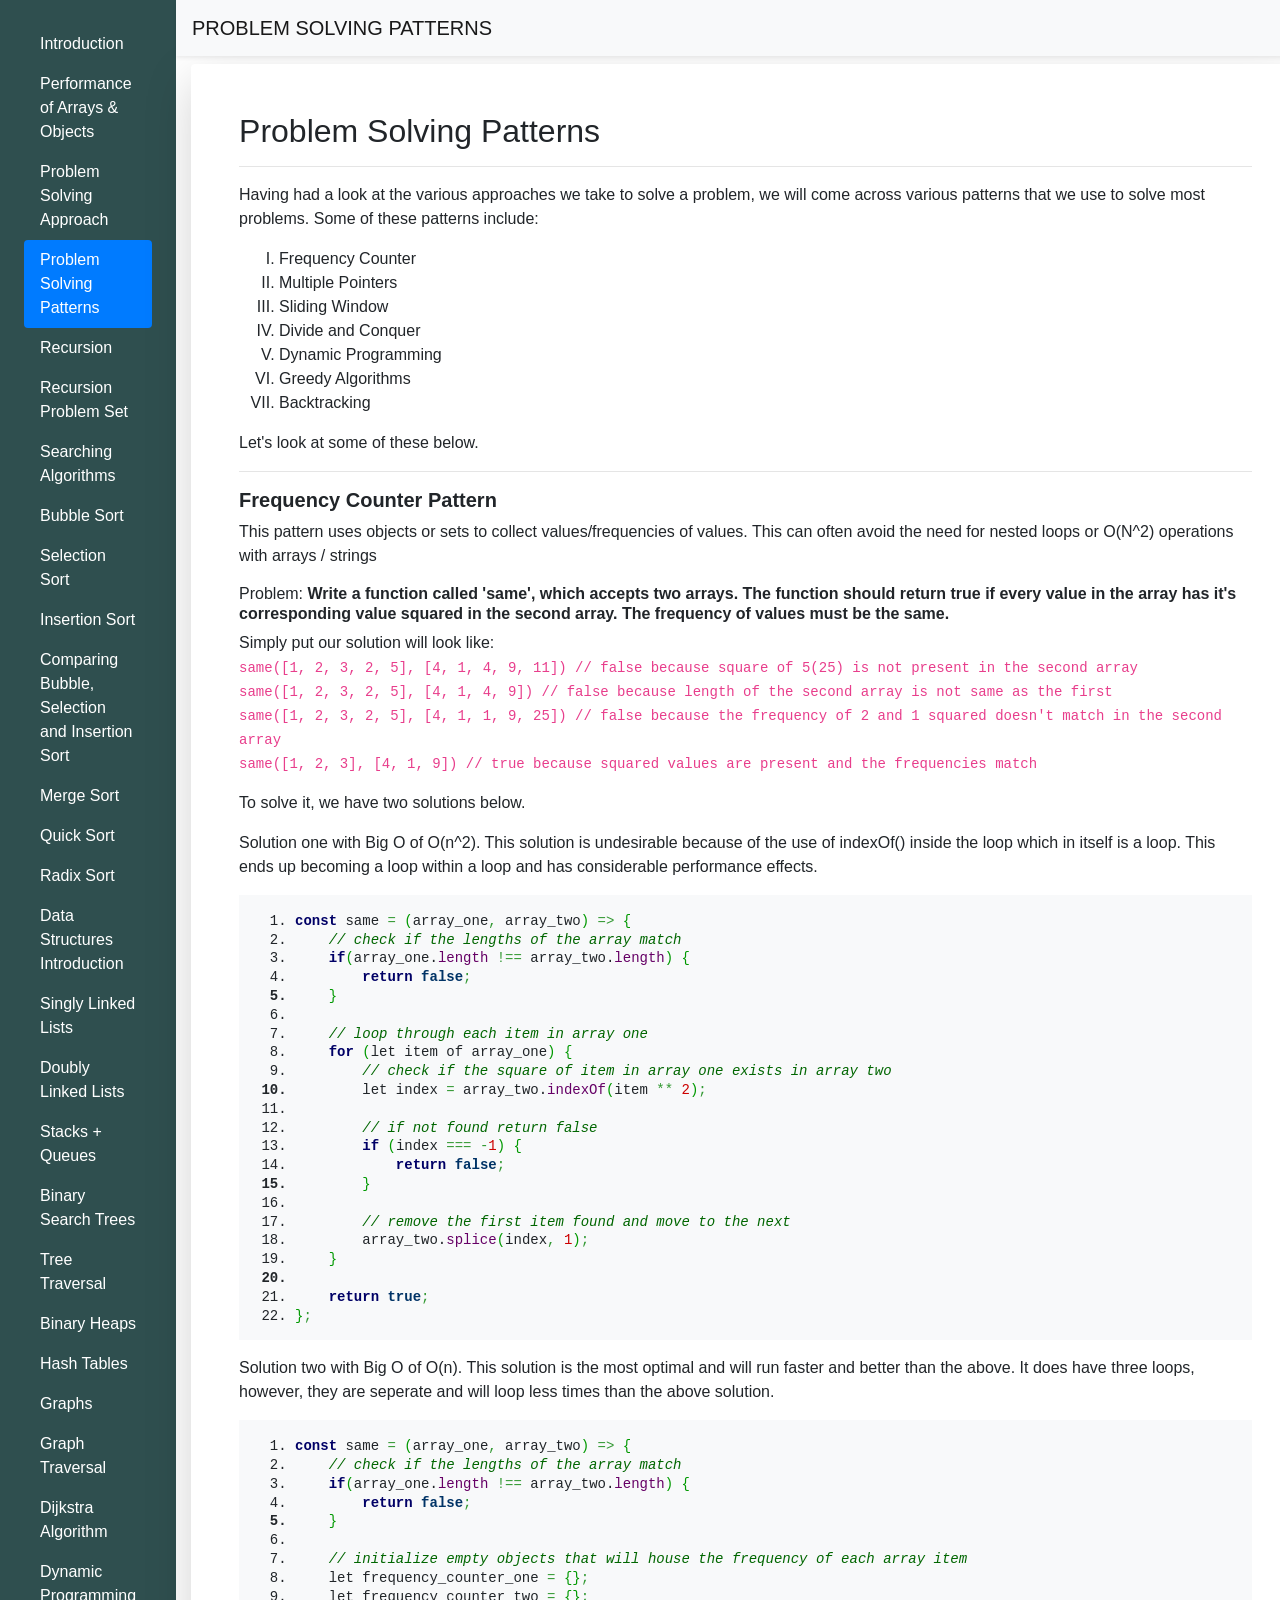
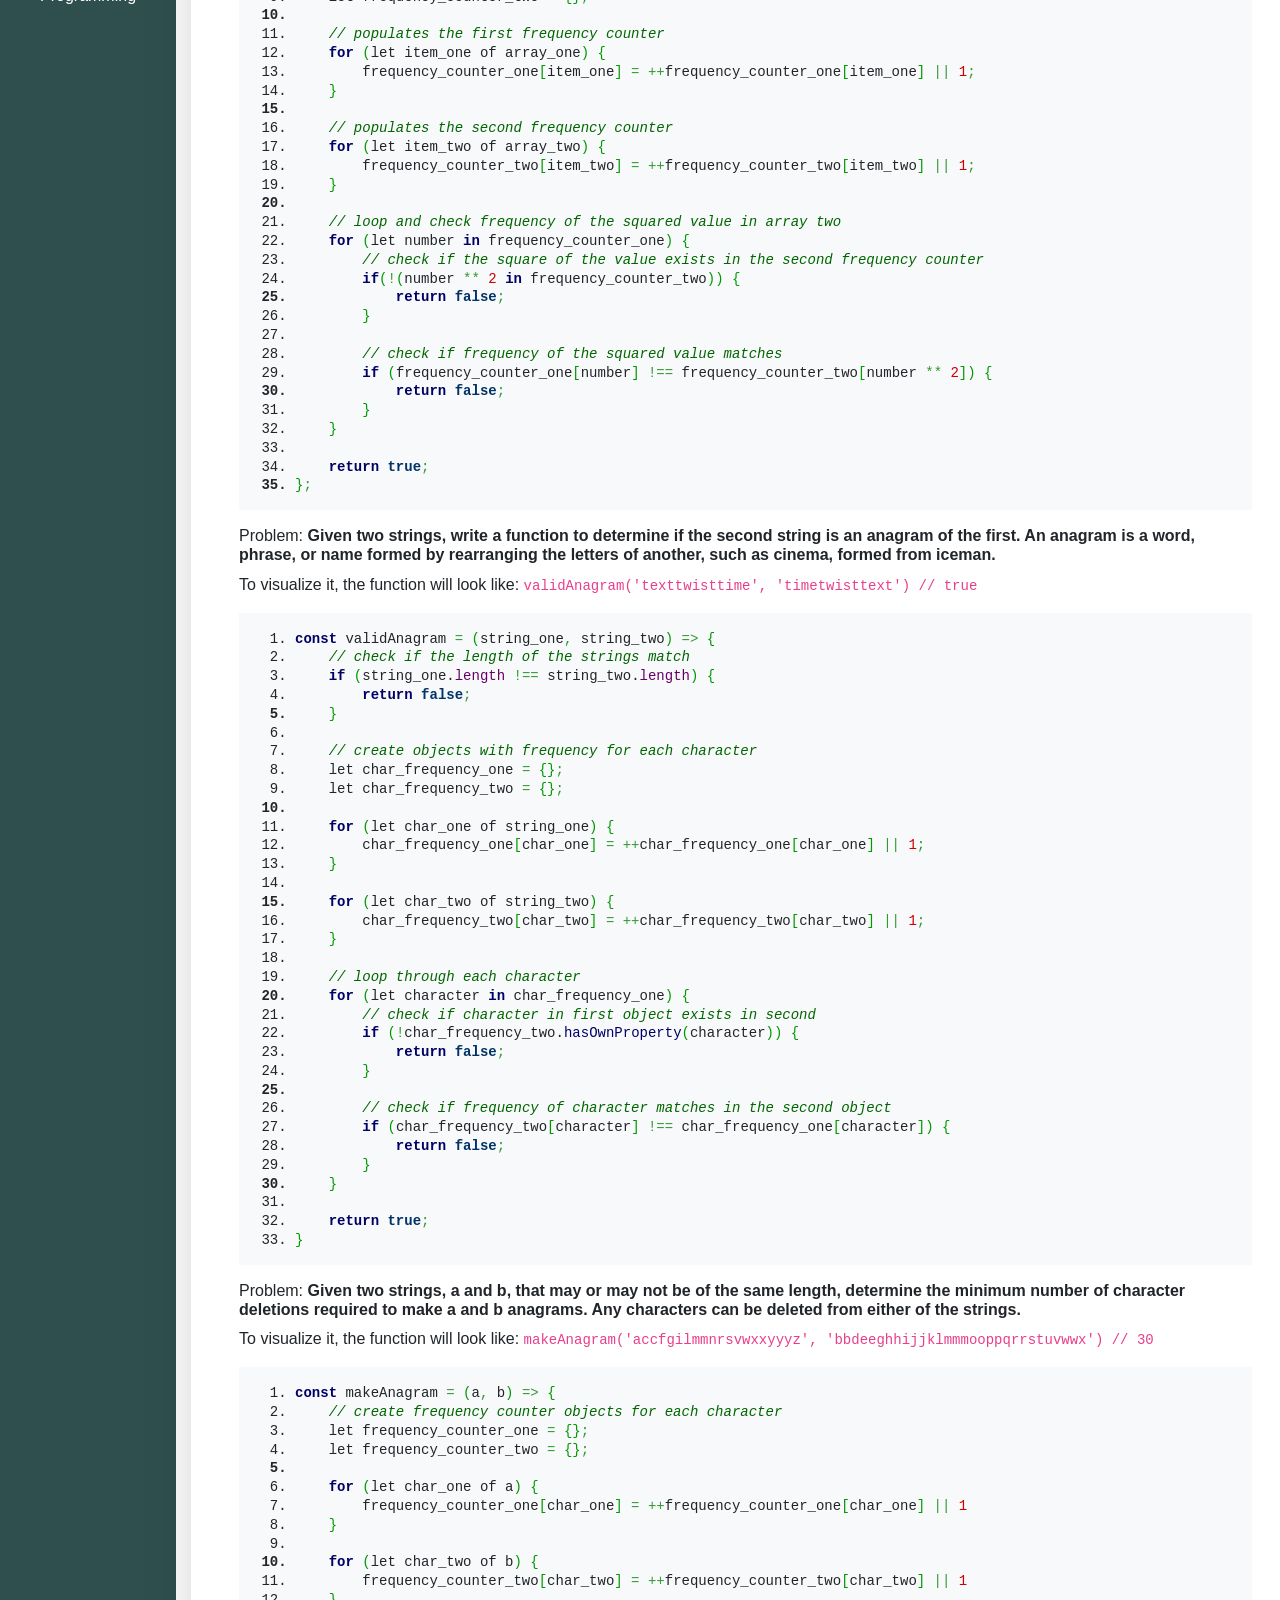
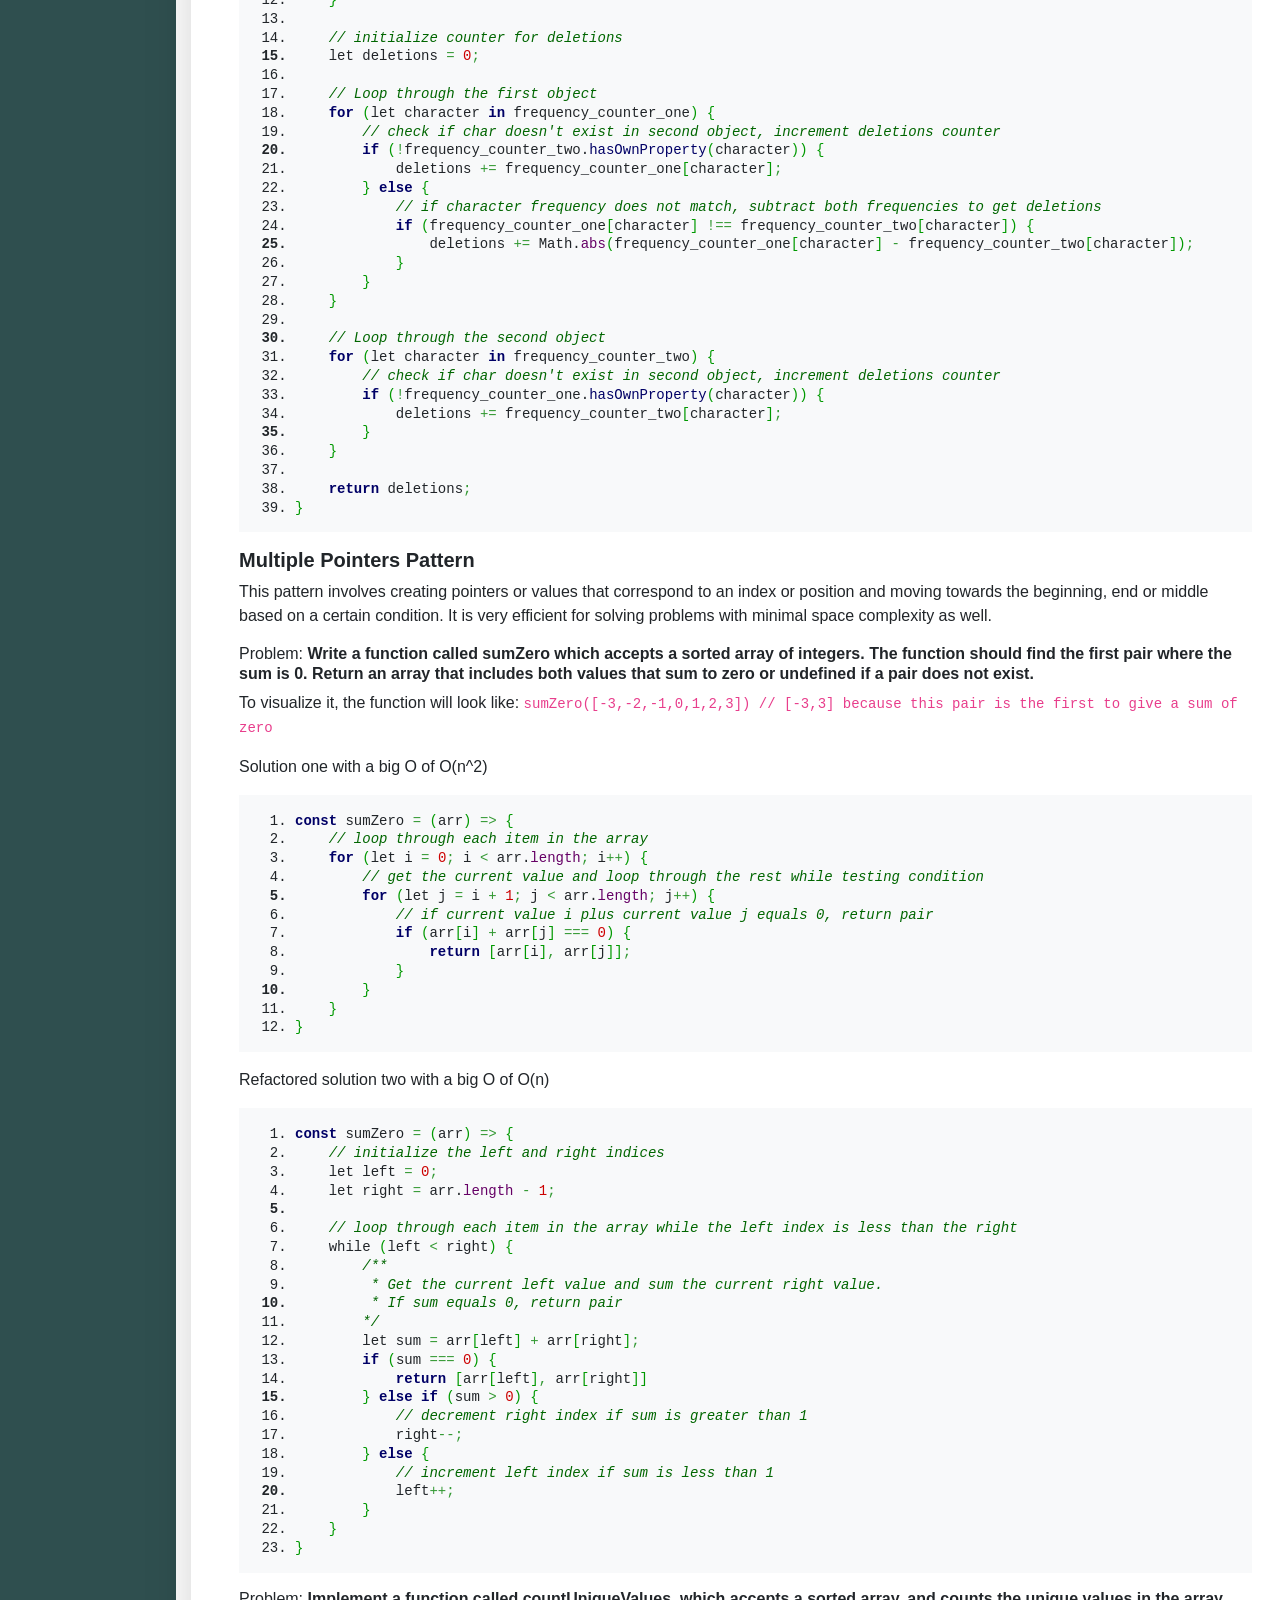
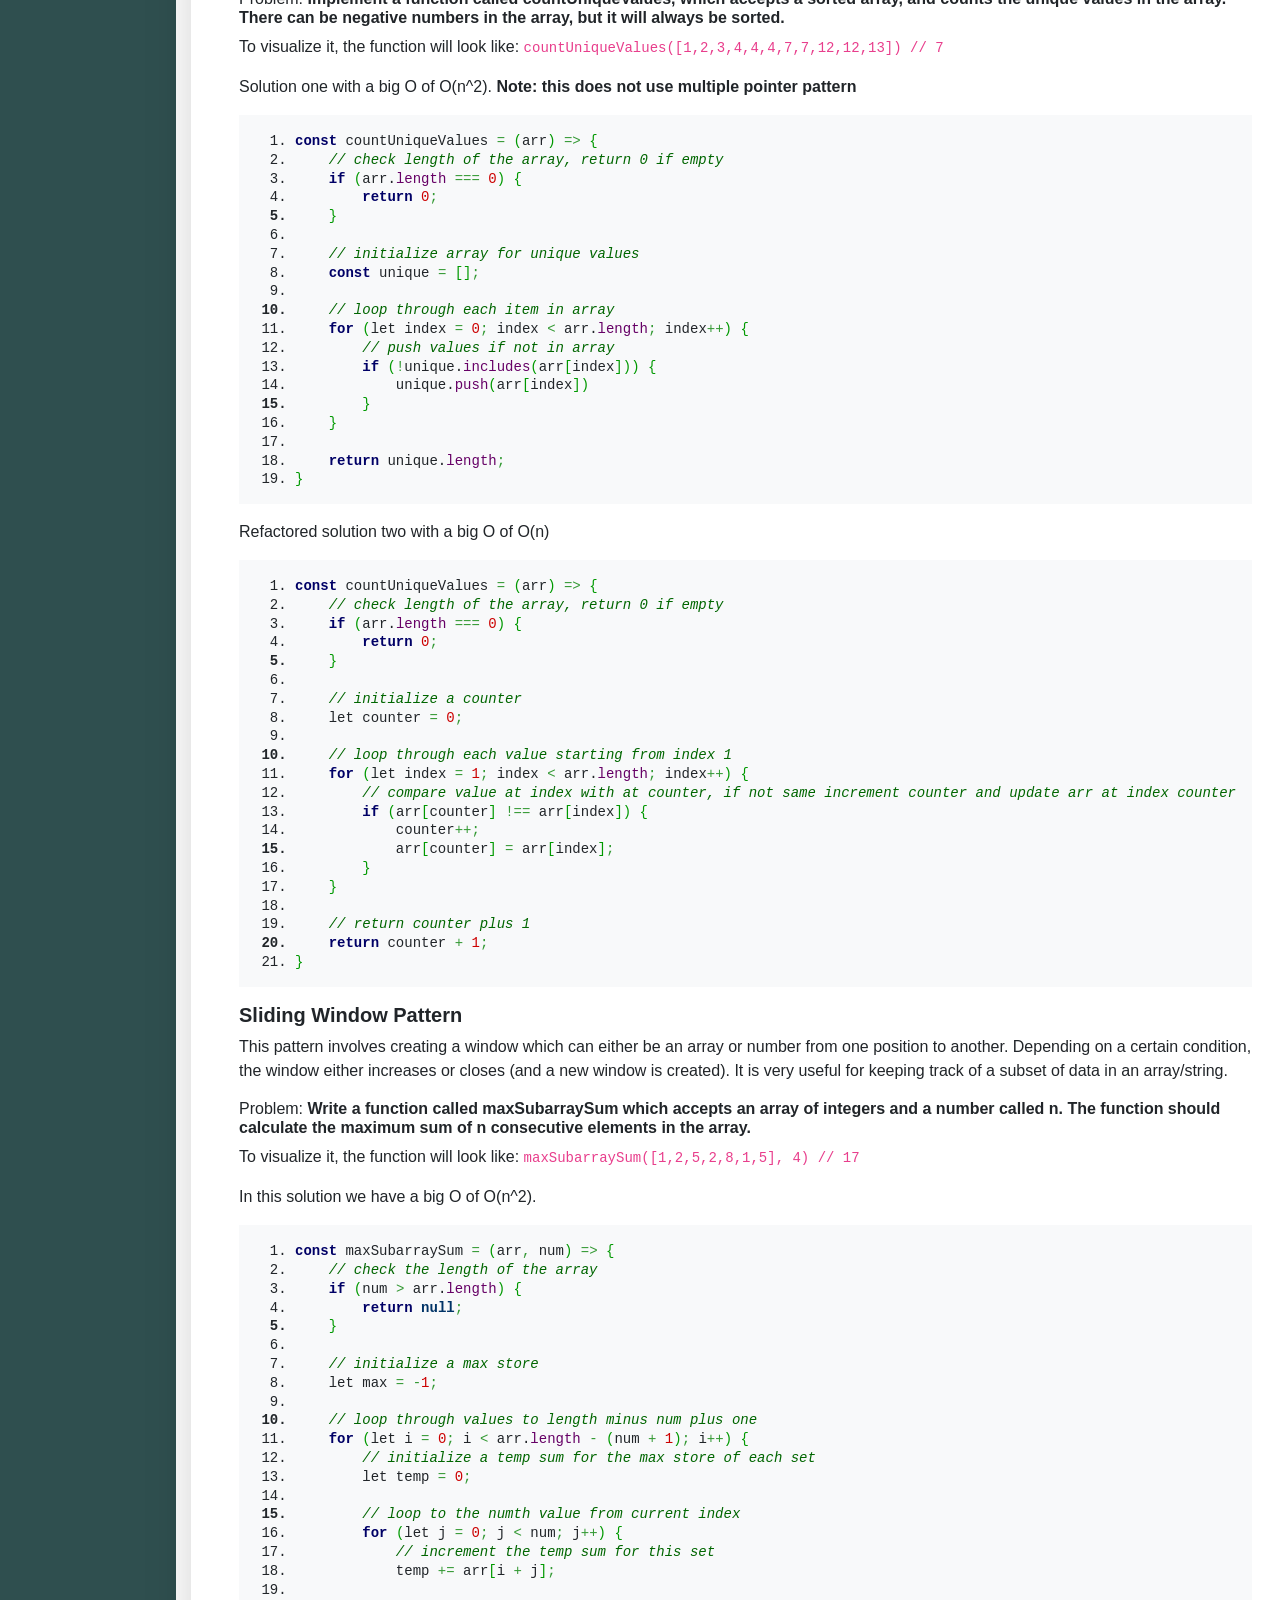
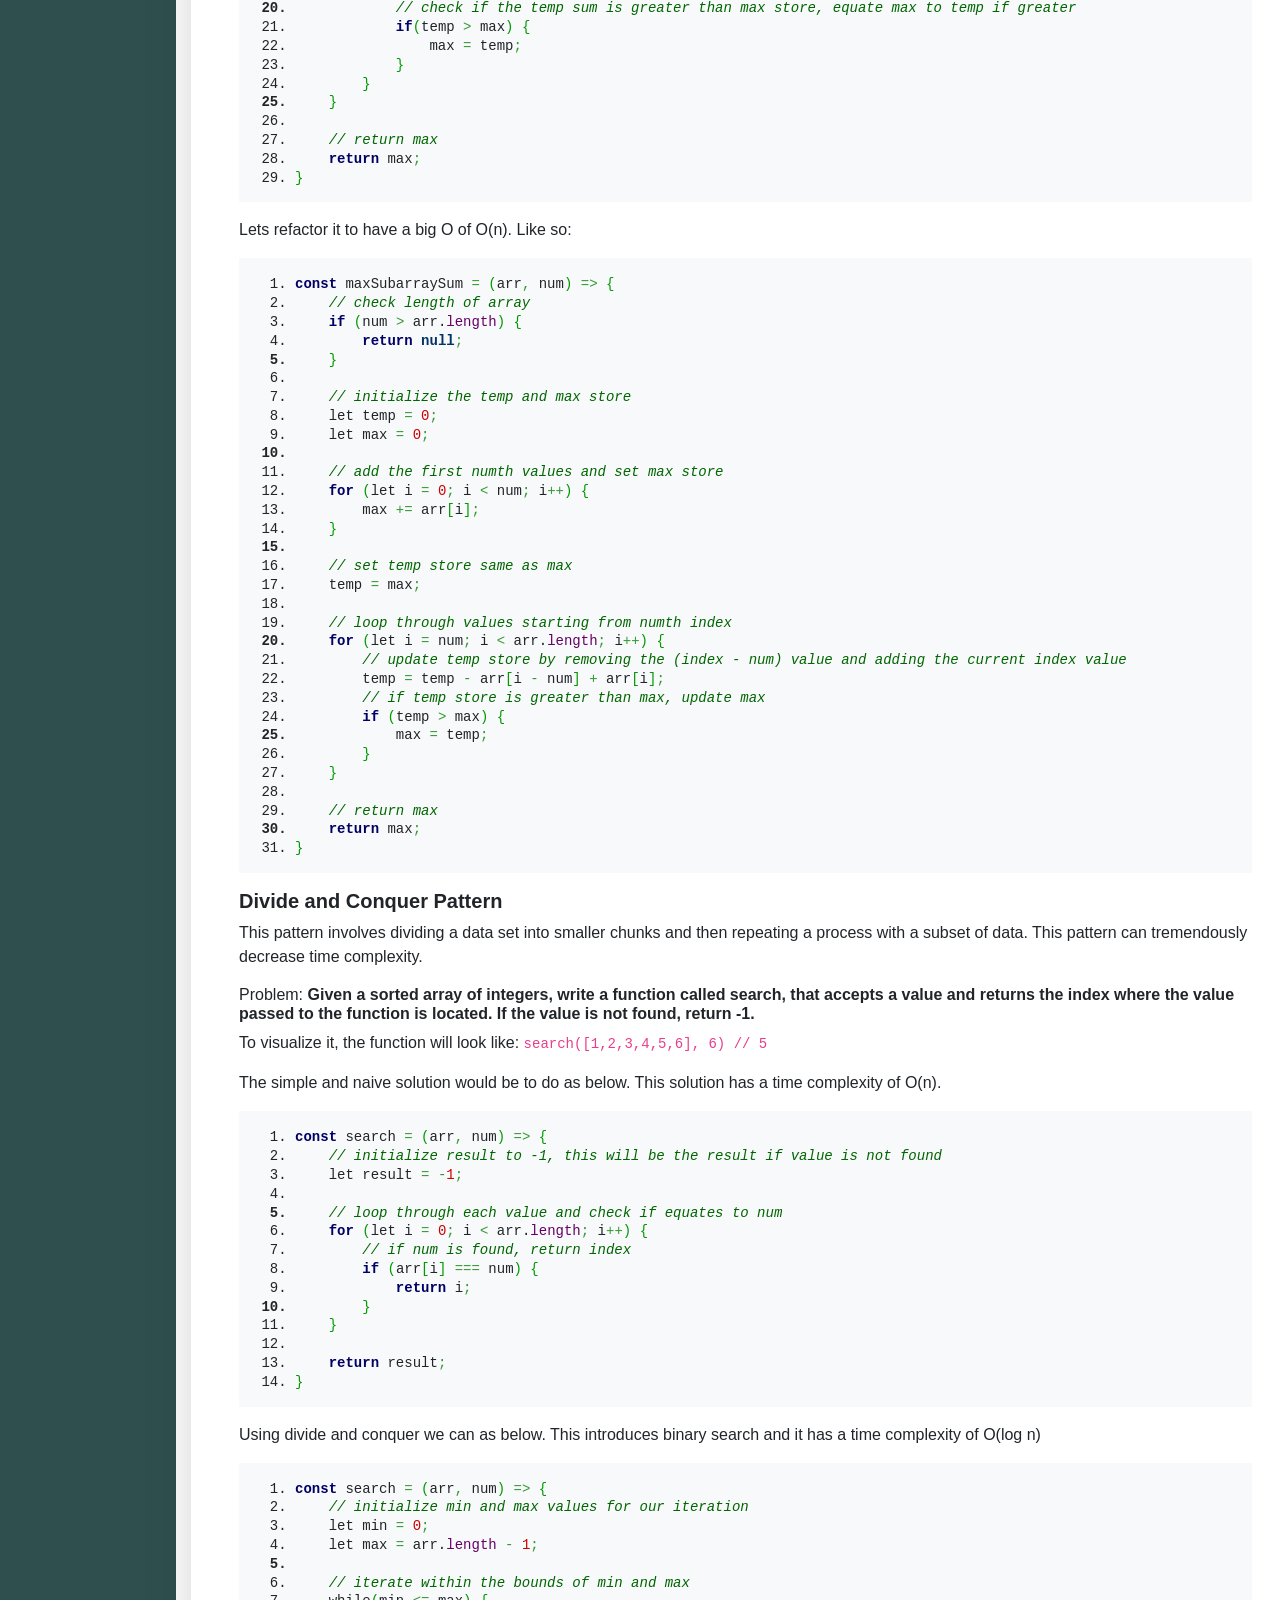
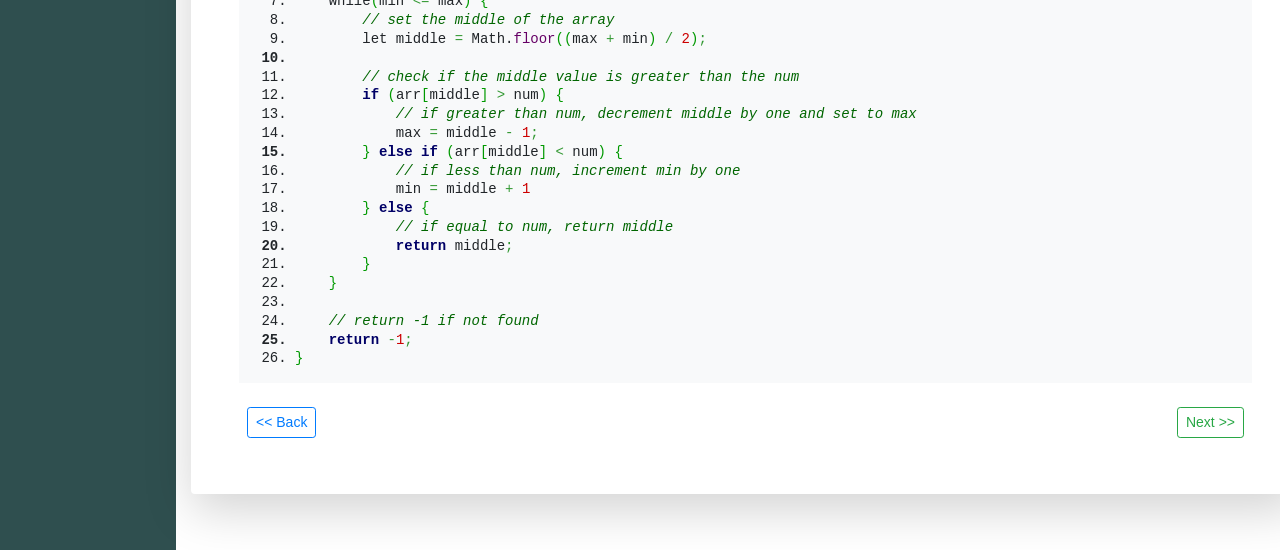
<file: Lesson 04 - PS Patterns/index.html>
<!doctype html>
<html lang="en">
<head>
    <!-- Required meta tags -->
    <meta charset="utf-8">
    <meta name="viewport" content="width=device-width, initial-scale=1, shrink-to-fit=no">

    <!-- Bootstrap CSS -->
    <link rel="stylesheet" href="https://stackpath.bootstrapcdn.com/bootstrap/4.4.1/css/bootstrap.min.css" integrity="sha384-Vkoo8x4CGsO3+Hhxv8T/Q5PaXtkKtu6ug5TOeNV6gBiFeWPGFN9MuhOf23Q9Ifjh" crossorigin="anonymous">

    <!-- Font -->
    <link rel="stylesheet" href="https://fonts.googleapis.com/css?family=Bubblegum+Sans|Nova+Mono|Roboto+Condensed">

    <!-- Custom Styles -->
    <link rel="stylesheet" href="../assets/css/styles.css">

    <title>Problem Solving Patterns</title>
</head>
<body>
    <div class="wrapper d-flex flex-column">
      <div class="main d-flex flex-grow-1">
        <div class="content">
            <nav class="navbar navbar-light bg-light shadow-sm">
              <a class="navbar-brand text-uppercase" href="#">Problem Solving Patterns</a>
            </nav>
            <div class="container-fluid py-2">
              <div class="shadow-lg p-5 mb-5 bg-white rounded">
                <h2>Problem Solving Patterns</h2>
                <hr>
                <p>
                  Having had a look at the various approaches we take to solve a problem, we will come across various patterns that we use to solve most problems. Some of these patterns include:
                  <ol type="I">
                    <li>Frequency Counter</li>
                    <li>Multiple Pointers</li>
                    <li>Sliding Window</li>
                    <li>Divide and Conquer</li>
                    <li>Dynamic Programming</li>
                    <li>Greedy Algorithms</li>
                    <li>Backtracking</li>
                  </ol>
                  Let's look at some of these below.
                </p>
                <hr>

                <section>                                    
                  <h5><b>Frequency Counter Pattern</b></h5>
                  <p>This pattern uses objects or sets to collect values/frequencies of values. This can often avoid the need for nested loops or O(N^2) operations with arrays / strings</p>
                  <h6>Problem: <b>Write a function called 'same', which accepts two arrays. The function should return true if every value in the array has it's corresponding value squared in the second array. The frequency of values must be the same.</b> </h6>
                  <p>
                    Simply put our solution will look like: <br>
                    <code>same([1, 2, 3, 2, 5], [4, 1, 4, 9, 11]) // false because square of 5(25) is not present in the second array</code> <br>
                    <code>same([1, 2, 3, 2, 5], [4, 1, 4, 9]) // false because length of the second array is not same as the first</code> <br>
                    <code>same([1, 2, 3, 2, 5], [4, 1, 1, 9, 25]) // false because the frequency of 2 and 1 squared doesn't match in the second array</code> <br>
                    <code>same([1, 2, 3], [4, 1, 9]) // true because squared values are present and the frequencies match</code>
                  </p>
                  <p>To solve it, we have two solutions below.</p>
                  <p>Solution one with Big O of O(n^2). This solution is undesirable because of the use of indexOf() inside the loop which in itself is a loop. This ends up becoming a loop within a loop and has considerable performance effects.</p>
                  <div class="p-3 my-3 bg-light">
                    <pre class="javascript" style="font-family:monospace;"><ol><li style="font-weight: normal; vertical-align:top;"><div style="font: normal normal 1em/1.2em monospace; margin:0; padding:0; background:none; vertical-align:top;"><span style="color: #000066; font-weight: bold;">const</span> same <span style="color: #339933;">=</span> <span style="color: #009900;">&#40;</span>array_one<span style="color: #339933;">,</span> array_two<span style="color: #009900;">&#41;</span> <span style="color: #339933;">=&gt;</span> <span style="color: #009900;">&#123;</span></div></li><li style="font-weight: normal; vertical-align:top;"><div style="font: normal normal 1em/1.2em monospace; margin:0; padding:0; background:none; vertical-align:top;">    <span style="color: #006600; font-style: italic;">// check if the lengths of the array match</span></div></li><li style="font-weight: normal; vertical-align:top;"><div style="font: normal normal 1em/1.2em monospace; margin:0; padding:0; background:none; vertical-align:top;">    <span style="color: #000066; font-weight: bold;">if</span><span style="color: #009900;">&#40;</span>array_one.<span style="color: #660066;">length</span> <span style="color: #339933;">!==</span> array_two.<span style="color: #660066;">length</span><span style="color: #009900;">&#41;</span> <span style="color: #009900;">&#123;</span></div></li><li style="font-weight: normal; vertical-align:top;"><div style="font: normal normal 1em/1.2em monospace; margin:0; padding:0; background:none; vertical-align:top;">        <span style="color: #000066; font-weight: bold;">return</span> <span style="color: #003366; font-weight: bold;">false</span><span style="color: #339933;">;</span></div></li><li style="font-weight: bold; vertical-align:top;"><div style="font: normal normal 1em/1.2em monospace; margin:0; padding:0; background:none; vertical-align:top;">    <span style="color: #009900;">&#125;</span></div></li><li style="font-weight: normal; vertical-align:top;"><div style="font: normal normal 1em/1.2em monospace; margin:0; padding:0; background:none; vertical-align:top;">&nbsp;</div></li><li style="font-weight: normal; vertical-align:top;"><div style="font: normal normal 1em/1.2em monospace; margin:0; padding:0; background:none; vertical-align:top;">    <span style="color: #006600; font-style: italic;">// loop through each item in array one</span></div></li><li style="font-weight: normal; vertical-align:top;"><div style="font: normal normal 1em/1.2em monospace; margin:0; padding:0; background:none; vertical-align:top;">    <span style="color: #000066; font-weight: bold;">for</span> <span style="color: #009900;">&#40;</span>let item of array_one<span style="color: #009900;">&#41;</span> <span style="color: #009900;">&#123;</span></div></li><li style="font-weight: normal; vertical-align:top;"><div style="font: normal normal 1em/1.2em monospace; margin:0; padding:0; background:none; vertical-align:top;">        <span style="color: #006600; font-style: italic;">// check if the square of item in array one exists in array two</span></div></li><li style="font-weight: bold; vertical-align:top;"><div style="font: normal normal 1em/1.2em monospace; margin:0; padding:0; background:none; vertical-align:top;">        let index <span style="color: #339933;">=</span> array_two.<span style="color: #660066;">indexOf</span><span style="color: #009900;">&#40;</span>item <span style="color: #339933;">**</span> <span style="color: #CC0000;">2</span><span style="color: #009900;">&#41;</span><span style="color: #339933;">;</span></div></li><li style="font-weight: normal; vertical-align:top;"><div style="font: normal normal 1em/1.2em monospace; margin:0; padding:0; background:none; vertical-align:top;">&nbsp;</div></li><li style="font-weight: normal; vertical-align:top;"><div style="font: normal normal 1em/1.2em monospace; margin:0; padding:0; background:none; vertical-align:top;">        <span style="color: #006600; font-style: italic;">// if not found return false</span></div></li><li style="font-weight: normal; vertical-align:top;"><div style="font: normal normal 1em/1.2em monospace; margin:0; padding:0; background:none; vertical-align:top;">        <span style="color: #000066; font-weight: bold;">if</span> <span style="color: #009900;">&#40;</span>index <span style="color: #339933;">===</span> <span style="color: #339933;">-</span><span style="color: #CC0000;">1</span><span style="color: #009900;">&#41;</span> <span style="color: #009900;">&#123;</span></div></li><li style="font-weight: normal; vertical-align:top;"><div style="font: normal normal 1em/1.2em monospace; margin:0; padding:0; background:none; vertical-align:top;">            <span style="color: #000066; font-weight: bold;">return</span> <span style="color: #003366; font-weight: bold;">false</span><span style="color: #339933;">;</span></div></li><li style="font-weight: bold; vertical-align:top;"><div style="font: normal normal 1em/1.2em monospace; margin:0; padding:0; background:none; vertical-align:top;">        <span style="color: #009900;">&#125;</span></div></li><li style="font-weight: normal; vertical-align:top;"><div style="font: normal normal 1em/1.2em monospace; margin:0; padding:0; background:none; vertical-align:top;">&nbsp;</div></li><li style="font-weight: normal; vertical-align:top;"><div style="font: normal normal 1em/1.2em monospace; margin:0; padding:0; background:none; vertical-align:top;">        <span style="color: #006600; font-style: italic;">// remove the first item found and move to the next</span></div></li><li style="font-weight: normal; vertical-align:top;"><div style="font: normal normal 1em/1.2em monospace; margin:0; padding:0; background:none; vertical-align:top;">        array_two.<span style="color: #660066;">splice</span><span style="color: #009900;">&#40;</span>index<span style="color: #339933;">,</span> <span style="color: #CC0000;">1</span><span style="color: #009900;">&#41;</span><span style="color: #339933;">;</span></div></li><li style="font-weight: normal; vertical-align:top;"><div style="font: normal normal 1em/1.2em monospace; margin:0; padding:0; background:none; vertical-align:top;">    <span style="color: #009900;">&#125;</span></div></li><li style="font-weight: bold; vertical-align:top;"><div style="font: normal normal 1em/1.2em monospace; margin:0; padding:0; background:none; vertical-align:top;">&nbsp;</div></li><li style="font-weight: normal; vertical-align:top;"><div style="font: normal normal 1em/1.2em monospace; margin:0; padding:0; background:none; vertical-align:top;">    <span style="color: #000066; font-weight: bold;">return</span> <span style="color: #003366; font-weight: bold;">true</span><span style="color: #339933;">;</span></div></li><li style="font-weight: normal; vertical-align:top;"><div style="font: normal normal 1em/1.2em monospace; margin:0; padding:0; background:none; vertical-align:top;"><span style="color: #009900;">&#125;</span><span style="color: #339933;">;</span></div></li></ol></pre>
                  </div>
                  <p>Solution two with Big O of O(n). This solution is the most optimal and will run faster and better than the above. It does have three loops, however, they are seperate and will loop less times than the above solution.</p>
                  <div class="p-3 my-3 bg-light">
                    <pre class="javascript" style="font-family:monospace;"><ol><li style="font-weight: normal; vertical-align:top;"><div style="font: normal normal 1em/1.2em monospace; margin:0; padding:0; background:none; vertical-align:top;"><span style="color: #000066; font-weight: bold;">const</span> same <span style="color: #339933;">=</span> <span style="color: #009900;">&#40;</span>array_one<span style="color: #339933;">,</span> array_two<span style="color: #009900;">&#41;</span> <span style="color: #339933;">=&gt;</span> <span style="color: #009900;">&#123;</span></div></li><li style="font-weight: normal; vertical-align:top;"><div style="font: normal normal 1em/1.2em monospace; margin:0; padding:0; background:none; vertical-align:top;">    <span style="color: #006600; font-style: italic;">// check if the lengths of the array match</span></div></li><li style="font-weight: normal; vertical-align:top;"><div style="font: normal normal 1em/1.2em monospace; margin:0; padding:0; background:none; vertical-align:top;">    <span style="color: #000066; font-weight: bold;">if</span><span style="color: #009900;">&#40;</span>array_one.<span style="color: #660066;">length</span> <span style="color: #339933;">!==</span> array_two.<span style="color: #660066;">length</span><span style="color: #009900;">&#41;</span> <span style="color: #009900;">&#123;</span></div></li><li style="font-weight: normal; vertical-align:top;"><div style="font: normal normal 1em/1.2em monospace; margin:0; padding:0; background:none; vertical-align:top;">        <span style="color: #000066; font-weight: bold;">return</span> <span style="color: #003366; font-weight: bold;">false</span><span style="color: #339933;">;</span></div></li><li style="font-weight: bold; vertical-align:top;"><div style="font: normal normal 1em/1.2em monospace; margin:0; padding:0; background:none; vertical-align:top;">    <span style="color: #009900;">&#125;</span></div></li><li style="font-weight: normal; vertical-align:top;"><div style="font: normal normal 1em/1.2em monospace; margin:0; padding:0; background:none; vertical-align:top;">&nbsp;</div></li><li style="font-weight: normal; vertical-align:top;"><div style="font: normal normal 1em/1.2em monospace; margin:0; padding:0; background:none; vertical-align:top;">    <span style="color: #006600; font-style: italic;">// initialize empty objects that will house the frequency of each array item</span></div></li><li style="font-weight: normal; vertical-align:top;"><div style="font: normal normal 1em/1.2em monospace; margin:0; padding:0; background:none; vertical-align:top;">    let frequency_counter_one <span style="color: #339933;">=</span> <span style="color: #009900;">&#123;</span><span style="color: #009900;">&#125;</span><span style="color: #339933;">;</span></div></li><li style="font-weight: normal; vertical-align:top;"><div style="font: normal normal 1em/1.2em monospace; margin:0; padding:0; background:none; vertical-align:top;">    let frequency_counter_two <span style="color: #339933;">=</span> <span style="color: #009900;">&#123;</span><span style="color: #009900;">&#125;</span><span style="color: #339933;">;</span></div></li><li style="font-weight: bold; vertical-align:top;"><div style="font: normal normal 1em/1.2em monospace; margin:0; padding:0; background:none; vertical-align:top;">&nbsp;</div></li><li style="font-weight: normal; vertical-align:top;"><div style="font: normal normal 1em/1.2em monospace; margin:0; padding:0; background:none; vertical-align:top;">    <span style="color: #006600; font-style: italic;">// populates the first frequency counter</span></div></li><li style="font-weight: normal; vertical-align:top;"><div style="font: normal normal 1em/1.2em monospace; margin:0; padding:0; background:none; vertical-align:top;">    <span style="color: #000066; font-weight: bold;">for</span> <span style="color: #009900;">&#40;</span>let item_one of array_one<span style="color: #009900;">&#41;</span> <span style="color: #009900;">&#123;</span></div></li><li style="font-weight: normal; vertical-align:top;"><div style="font: normal normal 1em/1.2em monospace; margin:0; padding:0; background:none; vertical-align:top;">        frequency_counter_one<span style="color: #009900;">&#91;</span>item_one<span style="color: #009900;">&#93;</span> <span style="color: #339933;">=</span> <span style="color: #339933;">++</span>frequency_counter_one<span style="color: #009900;">&#91;</span>item_one<span style="color: #009900;">&#93;</span> <span style="color: #339933;">||</span> <span style="color: #CC0000;">1</span><span style="color: #339933;">;</span></div></li><li style="font-weight: normal; vertical-align:top;"><div style="font: normal normal 1em/1.2em monospace; margin:0; padding:0; background:none; vertical-align:top;">    <span style="color: #009900;">&#125;</span></div></li><li style="font-weight: bold; vertical-align:top;"><div style="font: normal normal 1em/1.2em monospace; margin:0; padding:0; background:none; vertical-align:top;">&nbsp;</div></li><li style="font-weight: normal; vertical-align:top;"><div style="font: normal normal 1em/1.2em monospace; margin:0; padding:0; background:none; vertical-align:top;">    <span style="color: #006600; font-style: italic;">// populates the second frequency counter</span></div></li><li style="font-weight: normal; vertical-align:top;"><div style="font: normal normal 1em/1.2em monospace; margin:0; padding:0; background:none; vertical-align:top;">    <span style="color: #000066; font-weight: bold;">for</span> <span style="color: #009900;">&#40;</span>let item_two of array_two<span style="color: #009900;">&#41;</span> <span style="color: #009900;">&#123;</span></div></li><li style="font-weight: normal; vertical-align:top;"><div style="font: normal normal 1em/1.2em monospace; margin:0; padding:0; background:none; vertical-align:top;">        frequency_counter_two<span style="color: #009900;">&#91;</span>item_two<span style="color: #009900;">&#93;</span> <span style="color: #339933;">=</span> <span style="color: #339933;">++</span>frequency_counter_two<span style="color: #009900;">&#91;</span>item_two<span style="color: #009900;">&#93;</span> <span style="color: #339933;">||</span> <span style="color: #CC0000;">1</span><span style="color: #339933;">;</span></div></li><li style="font-weight: normal; vertical-align:top;"><div style="font: normal normal 1em/1.2em monospace; margin:0; padding:0; background:none; vertical-align:top;">    <span style="color: #009900;">&#125;</span></div></li><li style="font-weight: bold; vertical-align:top;"><div style="font: normal normal 1em/1.2em monospace; margin:0; padding:0; background:none; vertical-align:top;">&nbsp;</div></li><li style="font-weight: normal; vertical-align:top;"><div style="font: normal normal 1em/1.2em monospace; margin:0; padding:0; background:none; vertical-align:top;">    <span style="color: #006600; font-style: italic;">// loop and check frequency of the squared value in array two</span></div></li><li style="font-weight: normal; vertical-align:top;"><div style="font: normal normal 1em/1.2em monospace; margin:0; padding:0; background:none; vertical-align:top;">    <span style="color: #000066; font-weight: bold;">for</span> <span style="color: #009900;">&#40;</span>let number <span style="color: #000066; font-weight: bold;">in</span> frequency_counter_one<span style="color: #009900;">&#41;</span> <span style="color: #009900;">&#123;</span></div></li><li style="font-weight: normal; vertical-align:top;"><div style="font: normal normal 1em/1.2em monospace; margin:0; padding:0; background:none; vertical-align:top;">        <span style="color: #006600; font-style: italic;">// check if the square of the value exists in the second frequency counter</span></div></li><li style="font-weight: normal; vertical-align:top;"><div style="font: normal normal 1em/1.2em monospace; margin:0; padding:0; background:none; vertical-align:top;">        <span style="color: #000066; font-weight: bold;">if</span><span style="color: #009900;">&#40;</span><span style="color: #339933;">!</span><span style="color: #009900;">&#40;</span>number <span style="color: #339933;">**</span> <span style="color: #CC0000;">2</span> <span style="color: #000066; font-weight: bold;">in</span> frequency_counter_two<span style="color: #009900;">&#41;</span><span style="color: #009900;">&#41;</span> <span style="color: #009900;">&#123;</span></div></li><li style="font-weight: bold; vertical-align:top;"><div style="font: normal normal 1em/1.2em monospace; margin:0; padding:0; background:none; vertical-align:top;">            <span style="color: #000066; font-weight: bold;">return</span> <span style="color: #003366; font-weight: bold;">false</span><span style="color: #339933;">;</span></div></li><li style="font-weight: normal; vertical-align:top;"><div style="font: normal normal 1em/1.2em monospace; margin:0; padding:0; background:none; vertical-align:top;">        <span style="color: #009900;">&#125;</span></div></li><li style="font-weight: normal; vertical-align:top;"><div style="font: normal normal 1em/1.2em monospace; margin:0; padding:0; background:none; vertical-align:top;">&nbsp;</div></li><li style="font-weight: normal; vertical-align:top;"><div style="font: normal normal 1em/1.2em monospace; margin:0; padding:0; background:none; vertical-align:top;">        <span style="color: #006600; font-style: italic;">// check if frequency of the squared value matches</span></div></li><li style="font-weight: normal; vertical-align:top;"><div style="font: normal normal 1em/1.2em monospace; margin:0; padding:0; background:none; vertical-align:top;">        <span style="color: #000066; font-weight: bold;">if</span> <span style="color: #009900;">&#40;</span>frequency_counter_one<span style="color: #009900;">&#91;</span>number<span style="color: #009900;">&#93;</span> <span style="color: #339933;">!==</span> frequency_counter_two<span style="color: #009900;">&#91;</span>number <span style="color: #339933;">**</span> <span style="color: #CC0000;">2</span><span style="color: #009900;">&#93;</span><span style="color: #009900;">&#41;</span> <span style="color: #009900;">&#123;</span></div></li><li style="font-weight: bold; vertical-align:top;"><div style="font: normal normal 1em/1.2em monospace; margin:0; padding:0; background:none; vertical-align:top;">            <span style="color: #000066; font-weight: bold;">return</span> <span style="color: #003366; font-weight: bold;">false</span><span style="color: #339933;">;</span></div></li><li style="font-weight: normal; vertical-align:top;"><div style="font: normal normal 1em/1.2em monospace; margin:0; padding:0; background:none; vertical-align:top;">        <span style="color: #009900;">&#125;</span></div></li><li style="font-weight: normal; vertical-align:top;"><div style="font: normal normal 1em/1.2em monospace; margin:0; padding:0; background:none; vertical-align:top;">    <span style="color: #009900;">&#125;</span></div></li><li style="font-weight: normal; vertical-align:top;"><div style="font: normal normal 1em/1.2em monospace; margin:0; padding:0; background:none; vertical-align:top;">&nbsp;</div></li><li style="font-weight: normal; vertical-align:top;"><div style="font: normal normal 1em/1.2em monospace; margin:0; padding:0; background:none; vertical-align:top;">    <span style="color: #000066; font-weight: bold;">return</span> <span style="color: #003366; font-weight: bold;">true</span><span style="color: #339933;">;</span></div></li><li style="font-weight: bold; vertical-align:top;"><div style="font: normal normal 1em/1.2em monospace; margin:0; padding:0; background:none; vertical-align:top;"><span style="color: #009900;">&#125;</span><span style="color: #339933;">;</span></div></li></ol></pre>
                  </div>
                  <h6>Problem: <b>Given two strings, write a function to determine if the second string is an anagram of the first. An anagram is a word, phrase, or name formed by rearranging the letters of another, such as cinema, formed from iceman.</b> </h6>
                  <p>To visualize it, the function will look like: <code>validAnagram('texttwisttime', 'timetwisttext') // true</code> </p>
                  <div class="p-3 my-3 bg-light">
                    <pre class="javascript" style="font-family:monospace;"><ol><li style="font-weight: normal; vertical-align:top;"><div style="font: normal normal 1em/1.2em monospace; margin:0; padding:0; background:none; vertical-align:top;"><span style="color: #000066; font-weight: bold;">const</span> validAnagram <span style="color: #339933;">=</span> <span style="color: #009900;">&#40;</span>string_one<span style="color: #339933;">,</span> string_two<span style="color: #009900;">&#41;</span> <span style="color: #339933;">=&gt;</span> <span style="color: #009900;">&#123;</span></div></li><li style="font-weight: normal; vertical-align:top;"><div style="font: normal normal 1em/1.2em monospace; margin:0; padding:0; background:none; vertical-align:top;">    <span style="color: #006600; font-style: italic;">// check if the length of the strings match</span></div></li><li style="font-weight: normal; vertical-align:top;"><div style="font: normal normal 1em/1.2em monospace; margin:0; padding:0; background:none; vertical-align:top;">    <span style="color: #000066; font-weight: bold;">if</span> <span style="color: #009900;">&#40;</span>string_one.<span style="color: #660066;">length</span> <span style="color: #339933;">!==</span> string_two.<span style="color: #660066;">length</span><span style="color: #009900;">&#41;</span> <span style="color: #009900;">&#123;</span></div></li><li style="font-weight: normal; vertical-align:top;"><div style="font: normal normal 1em/1.2em monospace; margin:0; padding:0; background:none; vertical-align:top;">        <span style="color: #000066; font-weight: bold;">return</span> <span style="color: #003366; font-weight: bold;">false</span><span style="color: #339933;">;</span></div></li><li style="font-weight: bold; vertical-align:top;"><div style="font: normal normal 1em/1.2em monospace; margin:0; padding:0; background:none; vertical-align:top;">    <span style="color: #009900;">&#125;</span></div></li><li style="font-weight: normal; vertical-align:top;"><div style="font: normal normal 1em/1.2em monospace; margin:0; padding:0; background:none; vertical-align:top;">&nbsp;</div></li><li style="font-weight: normal; vertical-align:top;"><div style="font: normal normal 1em/1.2em monospace; margin:0; padding:0; background:none; vertical-align:top;">    <span style="color: #006600; font-style: italic;">// create objects with frequency for each character</span></div></li><li style="font-weight: normal; vertical-align:top;"><div style="font: normal normal 1em/1.2em monospace; margin:0; padding:0; background:none; vertical-align:top;">    let char_frequency_one <span style="color: #339933;">=</span> <span style="color: #009900;">&#123;</span><span style="color: #009900;">&#125;</span><span style="color: #339933;">;</span></div></li><li style="font-weight: normal; vertical-align:top;"><div style="font: normal normal 1em/1.2em monospace; margin:0; padding:0; background:none; vertical-align:top;">    let char_frequency_two <span style="color: #339933;">=</span> <span style="color: #009900;">&#123;</span><span style="color: #009900;">&#125;</span><span style="color: #339933;">;</span></div></li><li style="font-weight: bold; vertical-align:top;"><div style="font: normal normal 1em/1.2em monospace; margin:0; padding:0; background:none; vertical-align:top;">&nbsp;</div></li><li style="font-weight: normal; vertical-align:top;"><div style="font: normal normal 1em/1.2em monospace; margin:0; padding:0; background:none; vertical-align:top;">    <span style="color: #000066; font-weight: bold;">for</span> <span style="color: #009900;">&#40;</span>let char_one of string_one<span style="color: #009900;">&#41;</span> <span style="color: #009900;">&#123;</span></div></li><li style="font-weight: normal; vertical-align:top;"><div style="font: normal normal 1em/1.2em monospace; margin:0; padding:0; background:none; vertical-align:top;">        char_frequency_one<span style="color: #009900;">&#91;</span>char_one<span style="color: #009900;">&#93;</span> <span style="color: #339933;">=</span> <span style="color: #339933;">++</span>char_frequency_one<span style="color: #009900;">&#91;</span>char_one<span style="color: #009900;">&#93;</span> <span style="color: #339933;">||</span> <span style="color: #CC0000;">1</span><span style="color: #339933;">;</span></div></li><li style="font-weight: normal; vertical-align:top;"><div style="font: normal normal 1em/1.2em monospace; margin:0; padding:0; background:none; vertical-align:top;">    <span style="color: #009900;">&#125;</span></div></li><li style="font-weight: normal; vertical-align:top;"><div style="font: normal normal 1em/1.2em monospace; margin:0; padding:0; background:none; vertical-align:top;">&nbsp;</div></li><li style="font-weight: bold; vertical-align:top;"><div style="font: normal normal 1em/1.2em monospace; margin:0; padding:0; background:none; vertical-align:top;">    <span style="color: #000066; font-weight: bold;">for</span> <span style="color: #009900;">&#40;</span>let char_two of string_two<span style="color: #009900;">&#41;</span> <span style="color: #009900;">&#123;</span></div></li><li style="font-weight: normal; vertical-align:top;"><div style="font: normal normal 1em/1.2em monospace; margin:0; padding:0; background:none; vertical-align:top;">        char_frequency_two<span style="color: #009900;">&#91;</span>char_two<span style="color: #009900;">&#93;</span> <span style="color: #339933;">=</span> <span style="color: #339933;">++</span>char_frequency_two<span style="color: #009900;">&#91;</span>char_two<span style="color: #009900;">&#93;</span> <span style="color: #339933;">||</span> <span style="color: #CC0000;">1</span><span style="color: #339933;">;</span></div></li><li style="font-weight: normal; vertical-align:top;"><div style="font: normal normal 1em/1.2em monospace; margin:0; padding:0; background:none; vertical-align:top;">    <span style="color: #009900;">&#125;</span></div></li><li style="font-weight: normal; vertical-align:top;"><div style="font: normal normal 1em/1.2em monospace; margin:0; padding:0; background:none; vertical-align:top;">&nbsp;</div></li><li style="font-weight: normal; vertical-align:top;"><div style="font: normal normal 1em/1.2em monospace; margin:0; padding:0; background:none; vertical-align:top;">    <span style="color: #006600; font-style: italic;">// loop through each character</span></div></li><li style="font-weight: bold; vertical-align:top;"><div style="font: normal normal 1em/1.2em monospace; margin:0; padding:0; background:none; vertical-align:top;">    <span style="color: #000066; font-weight: bold;">for</span> <span style="color: #009900;">&#40;</span>let character <span style="color: #000066; font-weight: bold;">in</span> char_frequency_one<span style="color: #009900;">&#41;</span> <span style="color: #009900;">&#123;</span></div></li><li style="font-weight: normal; vertical-align:top;"><div style="font: normal normal 1em/1.2em monospace; margin:0; padding:0; background:none; vertical-align:top;">        <span style="color: #006600; font-style: italic;">// check if character in first object exists in second</span></div></li><li style="font-weight: normal; vertical-align:top;"><div style="font: normal normal 1em/1.2em monospace; margin:0; padding:0; background:none; vertical-align:top;">        <span style="color: #000066; font-weight: bold;">if</span> <span style="color: #009900;">&#40;</span><span style="color: #339933;">!</span>char_frequency_two.<span style="color: #000066;">hasOwnProperty</span><span style="color: #009900;">&#40;</span>character<span style="color: #009900;">&#41;</span><span style="color: #009900;">&#41;</span> <span style="color: #009900;">&#123;</span></div></li><li style="font-weight: normal; vertical-align:top;"><div style="font: normal normal 1em/1.2em monospace; margin:0; padding:0; background:none; vertical-align:top;">            <span style="color: #000066; font-weight: bold;">return</span> <span style="color: #003366; font-weight: bold;">false</span><span style="color: #339933;">;</span></div></li><li style="font-weight: normal; vertical-align:top;"><div style="font: normal normal 1em/1.2em monospace; margin:0; padding:0; background:none; vertical-align:top;">        <span style="color: #009900;">&#125;</span></div></li><li style="font-weight: bold; vertical-align:top;"><div style="font: normal normal 1em/1.2em monospace; margin:0; padding:0; background:none; vertical-align:top;">&nbsp;</div></li><li style="font-weight: normal; vertical-align:top;"><div style="font: normal normal 1em/1.2em monospace; margin:0; padding:0; background:none; vertical-align:top;">        <span style="color: #006600; font-style: italic;">// check if frequency of character matches in the second object</span></div></li><li style="font-weight: normal; vertical-align:top;"><div style="font: normal normal 1em/1.2em monospace; margin:0; padding:0; background:none; vertical-align:top;">        <span style="color: #000066; font-weight: bold;">if</span> <span style="color: #009900;">&#40;</span>char_frequency_two<span style="color: #009900;">&#91;</span>character<span style="color: #009900;">&#93;</span> <span style="color: #339933;">!==</span> char_frequency_one<span style="color: #009900;">&#91;</span>character<span style="color: #009900;">&#93;</span><span style="color: #009900;">&#41;</span> <span style="color: #009900;">&#123;</span></div></li><li style="font-weight: normal; vertical-align:top;"><div style="font: normal normal 1em/1.2em monospace; margin:0; padding:0; background:none; vertical-align:top;">            <span style="color: #000066; font-weight: bold;">return</span> <span style="color: #003366; font-weight: bold;">false</span><span style="color: #339933;">;</span></div></li><li style="font-weight: normal; vertical-align:top;"><div style="font: normal normal 1em/1.2em monospace; margin:0; padding:0; background:none; vertical-align:top;">        <span style="color: #009900;">&#125;</span></div></li><li style="font-weight: bold; vertical-align:top;"><div style="font: normal normal 1em/1.2em monospace; margin:0; padding:0; background:none; vertical-align:top;">    <span style="color: #009900;">&#125;</span></div></li><li style="font-weight: normal; vertical-align:top;"><div style="font: normal normal 1em/1.2em monospace; margin:0; padding:0; background:none; vertical-align:top;">&nbsp;</div></li><li style="font-weight: normal; vertical-align:top;"><div style="font: normal normal 1em/1.2em monospace; margin:0; padding:0; background:none; vertical-align:top;">    <span style="color: #000066; font-weight: bold;">return</span> <span style="color: #003366; font-weight: bold;">true</span><span style="color: #339933;">;</span></div></li><li style="font-weight: normal; vertical-align:top;"><div style="font: normal normal 1em/1.2em monospace; margin:0; padding:0; background:none; vertical-align:top;"><span style="color: #009900;">&#125;</span></div></li></ol></pre>
                  </div>
                  <h6>Problem: <b>Given two strings, a and b, that may or may not be of the same length, determine the minimum number of character deletions required to make a and b anagrams. Any characters can be deleted from either of the strings.</b> </h6>
                  <p>To visualize it, the function will look like: <code>makeAnagram('accfgilmmnrsvwxxyyyz', 'bbdeeghhijjklmmmooppqrrstuvwwx') // 30</code> </p>
                  <div class="p-3 my-3 bg-light">
                    <pre class="javascript" style="font-family:monospace;"><ol><li style="font-weight: normal; vertical-align:top;"><div style="font: normal normal 1em/1.2em monospace; margin:0; padding:0; background:none; vertical-align:top;"><span style="color: #000066; font-weight: bold;">const</span> makeAnagram <span style="color: #339933;">=</span> <span style="color: #009900;">&#40;</span>a<span style="color: #339933;">,</span> b<span style="color: #009900;">&#41;</span> <span style="color: #339933;">=&gt;</span> <span style="color: #009900;">&#123;</span></div></li><li style="font-weight: normal; vertical-align:top;"><div style="font: normal normal 1em/1.2em monospace; margin:0; padding:0; background:none; vertical-align:top;">    <span style="color: #006600; font-style: italic;">// create frequency counter objects for each character</span></div></li><li style="font-weight: normal; vertical-align:top;"><div style="font: normal normal 1em/1.2em monospace; margin:0; padding:0; background:none; vertical-align:top;">    let frequency_counter_one <span style="color: #339933;">=</span> <span style="color: #009900;">&#123;</span><span style="color: #009900;">&#125;</span><span style="color: #339933;">;</span></div></li><li style="font-weight: normal; vertical-align:top;"><div style="font: normal normal 1em/1.2em monospace; margin:0; padding:0; background:none; vertical-align:top;">    let frequency_counter_two <span style="color: #339933;">=</span> <span style="color: #009900;">&#123;</span><span style="color: #009900;">&#125;</span><span style="color: #339933;">;</span></div></li><li style="font-weight: bold; vertical-align:top;"><div style="font: normal normal 1em/1.2em monospace; margin:0; padding:0; background:none; vertical-align:top;">&nbsp;</div></li><li style="font-weight: normal; vertical-align:top;"><div style="font: normal normal 1em/1.2em monospace; margin:0; padding:0; background:none; vertical-align:top;">    <span style="color: #000066; font-weight: bold;">for</span> <span style="color: #009900;">&#40;</span>let char_one of a<span style="color: #009900;">&#41;</span> <span style="color: #009900;">&#123;</span></div></li><li style="font-weight: normal; vertical-align:top;"><div style="font: normal normal 1em/1.2em monospace; margin:0; padding:0; background:none; vertical-align:top;">        frequency_counter_one<span style="color: #009900;">&#91;</span>char_one<span style="color: #009900;">&#93;</span> <span style="color: #339933;">=</span> <span style="color: #339933;">++</span>frequency_counter_one<span style="color: #009900;">&#91;</span>char_one<span style="color: #009900;">&#93;</span> <span style="color: #339933;">||</span> <span style="color: #CC0000;">1</span></div></li><li style="font-weight: normal; vertical-align:top;"><div style="font: normal normal 1em/1.2em monospace; margin:0; padding:0; background:none; vertical-align:top;">    <span style="color: #009900;">&#125;</span></div></li><li style="font-weight: normal; vertical-align:top;"><div style="font: normal normal 1em/1.2em monospace; margin:0; padding:0; background:none; vertical-align:top;">&nbsp;</div></li><li style="font-weight: bold; vertical-align:top;"><div style="font: normal normal 1em/1.2em monospace; margin:0; padding:0; background:none; vertical-align:top;">    <span style="color: #000066; font-weight: bold;">for</span> <span style="color: #009900;">&#40;</span>let char_two of b<span style="color: #009900;">&#41;</span> <span style="color: #009900;">&#123;</span></div></li><li style="font-weight: normal; vertical-align:top;"><div style="font: normal normal 1em/1.2em monospace; margin:0; padding:0; background:none; vertical-align:top;">        frequency_counter_two<span style="color: #009900;">&#91;</span>char_two<span style="color: #009900;">&#93;</span> <span style="color: #339933;">=</span> <span style="color: #339933;">++</span>frequency_counter_two<span style="color: #009900;">&#91;</span>char_two<span style="color: #009900;">&#93;</span> <span style="color: #339933;">||</span> <span style="color: #CC0000;">1</span></div></li><li style="font-weight: normal; vertical-align:top;"><div style="font: normal normal 1em/1.2em monospace; margin:0; padding:0; background:none; vertical-align:top;">    <span style="color: #009900;">&#125;</span></div></li><li style="font-weight: normal; vertical-align:top;"><div style="font: normal normal 1em/1.2em monospace; margin:0; padding:0; background:none; vertical-align:top;">&nbsp;</div></li><li style="font-weight: normal; vertical-align:top;"><div style="font: normal normal 1em/1.2em monospace; margin:0; padding:0; background:none; vertical-align:top;">    <span style="color: #006600; font-style: italic;">// initialize counter for deletions</span></div></li><li style="font-weight: bold; vertical-align:top;"><div style="font: normal normal 1em/1.2em monospace; margin:0; padding:0; background:none; vertical-align:top;">    let deletions <span style="color: #339933;">=</span> <span style="color: #CC0000;">0</span><span style="color: #339933;">;</span></div></li><li style="font-weight: normal; vertical-align:top;"><div style="font: normal normal 1em/1.2em monospace; margin:0; padding:0; background:none; vertical-align:top;">&nbsp;</div></li><li style="font-weight: normal; vertical-align:top;"><div style="font: normal normal 1em/1.2em monospace; margin:0; padding:0; background:none; vertical-align:top;">    <span style="color: #006600; font-style: italic;">// Loop through the first object</span></div></li><li style="font-weight: normal; vertical-align:top;"><div style="font: normal normal 1em/1.2em monospace; margin:0; padding:0; background:none; vertical-align:top;">    <span style="color: #000066; font-weight: bold;">for</span> <span style="color: #009900;">&#40;</span>let character <span style="color: #000066; font-weight: bold;">in</span> frequency_counter_one<span style="color: #009900;">&#41;</span> <span style="color: #009900;">&#123;</span></div></li><li style="font-weight: normal; vertical-align:top;"><div style="font: normal normal 1em/1.2em monospace; margin:0; padding:0; background:none; vertical-align:top;">        <span style="color: #006600; font-style: italic;">// check if char doesn't exist in second object, increment deletions counter</span></div></li><li style="font-weight: bold; vertical-align:top;"><div style="font: normal normal 1em/1.2em monospace; margin:0; padding:0; background:none; vertical-align:top;">        <span style="color: #000066; font-weight: bold;">if</span> <span style="color: #009900;">&#40;</span><span style="color: #339933;">!</span>frequency_counter_two.<span style="color: #000066;">hasOwnProperty</span><span style="color: #009900;">&#40;</span>character<span style="color: #009900;">&#41;</span><span style="color: #009900;">&#41;</span> <span style="color: #009900;">&#123;</span></div></li><li style="font-weight: normal; vertical-align:top;"><div style="font: normal normal 1em/1.2em monospace; margin:0; padding:0; background:none; vertical-align:top;">            deletions <span style="color: #339933;">+=</span> frequency_counter_one<span style="color: #009900;">&#91;</span>character<span style="color: #009900;">&#93;</span><span style="color: #339933;">;</span></div></li><li style="font-weight: normal; vertical-align:top;"><div style="font: normal normal 1em/1.2em monospace; margin:0; padding:0; background:none; vertical-align:top;">        <span style="color: #009900;">&#125;</span> <span style="color: #000066; font-weight: bold;">else</span> <span style="color: #009900;">&#123;</span></div></li><li style="font-weight: normal; vertical-align:top;"><div style="font: normal normal 1em/1.2em monospace; margin:0; padding:0; background:none; vertical-align:top;">            <span style="color: #006600; font-style: italic;">// if character frequency does not match, subtract both frequencies to get deletions</span></div></li><li style="font-weight: normal; vertical-align:top;"><div style="font: normal normal 1em/1.2em monospace; margin:0; padding:0; background:none; vertical-align:top;">            <span style="color: #000066; font-weight: bold;">if</span> <span style="color: #009900;">&#40;</span>frequency_counter_one<span style="color: #009900;">&#91;</span>character<span style="color: #009900;">&#93;</span> <span style="color: #339933;">!==</span> frequency_counter_two<span style="color: #009900;">&#91;</span>character<span style="color: #009900;">&#93;</span><span style="color: #009900;">&#41;</span> <span style="color: #009900;">&#123;</span></div></li><li style="font-weight: bold; vertical-align:top;"><div style="font: normal normal 1em/1.2em monospace; margin:0; padding:0; background:none; vertical-align:top;">                deletions <span style="color: #339933;">+=</span> <span style="">Math</span>.<span style="color: #660066;">abs</span><span style="color: #009900;">&#40;</span>frequency_counter_one<span style="color: #009900;">&#91;</span>character<span style="color: #009900;">&#93;</span> <span style="color: #339933;">-</span> frequency_counter_two<span style="color: #009900;">&#91;</span>character<span style="color: #009900;">&#93;</span><span style="color: #009900;">&#41;</span><span style="color: #339933;">;</span></div></li><li style="font-weight: normal; vertical-align:top;"><div style="font: normal normal 1em/1.2em monospace; margin:0; padding:0; background:none; vertical-align:top;">            <span style="color: #009900;">&#125;</span></div></li><li style="font-weight: normal; vertical-align:top;"><div style="font: normal normal 1em/1.2em monospace; margin:0; padding:0; background:none; vertical-align:top;">        <span style="color: #009900;">&#125;</span></div></li><li style="font-weight: normal; vertical-align:top;"><div style="font: normal normal 1em/1.2em monospace; margin:0; padding:0; background:none; vertical-align:top;">    <span style="color: #009900;">&#125;</span></div></li><li style="font-weight: normal; vertical-align:top;"><div style="font: normal normal 1em/1.2em monospace; margin:0; padding:0; background:none; vertical-align:top;">&nbsp;</div></li><li style="font-weight: bold; vertical-align:top;"><div style="font: normal normal 1em/1.2em monospace; margin:0; padding:0; background:none; vertical-align:top;">    <span style="color: #006600; font-style: italic;">// Loop through the second object</span></div></li><li style="font-weight: normal; vertical-align:top;"><div style="font: normal normal 1em/1.2em monospace; margin:0; padding:0; background:none; vertical-align:top;">    <span style="color: #000066; font-weight: bold;">for</span> <span style="color: #009900;">&#40;</span>let character <span style="color: #000066; font-weight: bold;">in</span> frequency_counter_two<span style="color: #009900;">&#41;</span> <span style="color: #009900;">&#123;</span></div></li><li style="font-weight: normal; vertical-align:top;"><div style="font: normal normal 1em/1.2em monospace; margin:0; padding:0; background:none; vertical-align:top;">        <span style="color: #006600; font-style: italic;">// check if char doesn't exist in second object, increment deletions counter</span></div></li><li style="font-weight: normal; vertical-align:top;"><div style="font: normal normal 1em/1.2em monospace; margin:0; padding:0; background:none; vertical-align:top;">        <span style="color: #000066; font-weight: bold;">if</span> <span style="color: #009900;">&#40;</span><span style="color: #339933;">!</span>frequency_counter_one.<span style="color: #000066;">hasOwnProperty</span><span style="color: #009900;">&#40;</span>character<span style="color: #009900;">&#41;</span><span style="color: #009900;">&#41;</span> <span style="color: #009900;">&#123;</span></div></li><li style="font-weight: normal; vertical-align:top;"><div style="font: normal normal 1em/1.2em monospace; margin:0; padding:0; background:none; vertical-align:top;">            deletions <span style="color: #339933;">+=</span> frequency_counter_two<span style="color: #009900;">&#91;</span>character<span style="color: #009900;">&#93;</span><span style="color: #339933;">;</span></div></li><li style="font-weight: bold; vertical-align:top;"><div style="font: normal normal 1em/1.2em monospace; margin:0; padding:0; background:none; vertical-align:top;">        <span style="color: #009900;">&#125;</span></div></li><li style="font-weight: normal; vertical-align:top;"><div style="font: normal normal 1em/1.2em monospace; margin:0; padding:0; background:none; vertical-align:top;">    <span style="color: #009900;">&#125;</span></div></li><li style="font-weight: normal; vertical-align:top;"><div style="font: normal normal 1em/1.2em monospace; margin:0; padding:0; background:none; vertical-align:top;">&nbsp;</div></li><li style="font-weight: normal; vertical-align:top;"><div style="font: normal normal 1em/1.2em monospace; margin:0; padding:0; background:none; vertical-align:top;">    <span style="color: #000066; font-weight: bold;">return</span> deletions<span style="color: #339933;">;</span></div></li><li style="font-weight: normal; vertical-align:top;"><div style="font: normal normal 1em/1.2em monospace; margin:0; padding:0; background:none; vertical-align:top;"><span style="color: #009900;">&#125;</span></div></li></ol></pre>
                  </div>
                </section>

                <section>                                    
                  <h5><b>Multiple Pointers Pattern</b></h5>
                  <p>This pattern involves creating pointers or values that correspond to an index or position and moving towards the beginning, end or middle based on a certain condition. It is very efficient for solving problems with minimal space complexity as well.</p>
                  <h6>Problem: <b>Write a function called sumZero which accepts a sorted array of integers. The function should find the first pair where the sum is 0. Return an array that includes both values that sum to zero or undefined if a pair does not exist.</b> </h6>
                  <p>To visualize it, the function will look like: <code>sumZero([-3,-2,-1,0,1,2,3]) // [-3,3] because this pair is the first to give a sum of zero</code> </p>
                  <p>Solution one with a big O of O(n^2)</p>
                  <div class="p-3 my-3 bg-light">
                    <pre class="javascript" style="font-family:monospace;"><ol><li style="font-weight: normal; vertical-align:top;"><div style="font: normal normal 1em/1.2em monospace; margin:0; padding:0; background:none; vertical-align:top;"><span style="color: #000066; font-weight: bold;">const</span> sumZero <span style="color: #339933;">=</span> <span style="color: #009900;">&#40;</span>arr<span style="color: #009900;">&#41;</span> <span style="color: #339933;">=&gt;</span> <span style="color: #009900;">&#123;</span></div></li><li style="font-weight: normal; vertical-align:top;"><div style="font: normal normal 1em/1.2em monospace; margin:0; padding:0; background:none; vertical-align:top;">    <span style="color: #006600; font-style: italic;">// loop through each item in the array</span></div></li><li style="font-weight: normal; vertical-align:top;"><div style="font: normal normal 1em/1.2em monospace; margin:0; padding:0; background:none; vertical-align:top;">    <span style="color: #000066; font-weight: bold;">for</span> <span style="color: #009900;">&#40;</span>let i <span style="color: #339933;">=</span> <span style="color: #CC0000;">0</span><span style="color: #339933;">;</span> i <span style="color: #339933;">&lt;</span> arr.<span style="color: #660066;">length</span><span style="color: #339933;">;</span> i<span style="color: #339933;">++</span><span style="color: #009900;">&#41;</span> <span style="color: #009900;">&#123;</span></div></li><li style="font-weight: normal; vertical-align:top;"><div style="font: normal normal 1em/1.2em monospace; margin:0; padding:0; background:none; vertical-align:top;">        <span style="color: #006600; font-style: italic;">// get the current value and loop through the rest while testing condition</span></div></li><li style="font-weight: bold; vertical-align:top;"><div style="font: normal normal 1em/1.2em monospace; margin:0; padding:0; background:none; vertical-align:top;">        <span style="color: #000066; font-weight: bold;">for</span> <span style="color: #009900;">&#40;</span>let j <span style="color: #339933;">=</span> i <span style="color: #339933;">+</span> <span style="color: #CC0000;">1</span><span style="color: #339933;">;</span> j <span style="color: #339933;">&lt;</span> arr.<span style="color: #660066;">length</span><span style="color: #339933;">;</span> j<span style="color: #339933;">++</span><span style="color: #009900;">&#41;</span> <span style="color: #009900;">&#123;</span></div></li><li style="font-weight: normal; vertical-align:top;"><div style="font: normal normal 1em/1.2em monospace; margin:0; padding:0; background:none; vertical-align:top;">            <span style="color: #006600; font-style: italic;">// if current value i plus current value j equals 0, return pair</span></div></li><li style="font-weight: normal; vertical-align:top;"><div style="font: normal normal 1em/1.2em monospace; margin:0; padding:0; background:none; vertical-align:top;">            <span style="color: #000066; font-weight: bold;">if</span> <span style="color: #009900;">&#40;</span>arr<span style="color: #009900;">&#91;</span>i<span style="color: #009900;">&#93;</span> <span style="color: #339933;">+</span> arr<span style="color: #009900;">&#91;</span>j<span style="color: #009900;">&#93;</span> <span style="color: #339933;">===</span> <span style="color: #CC0000;">0</span><span style="color: #009900;">&#41;</span> <span style="color: #009900;">&#123;</span></div></li><li style="font-weight: normal; vertical-align:top;"><div style="font: normal normal 1em/1.2em monospace; margin:0; padding:0; background:none; vertical-align:top;">                <span style="color: #000066; font-weight: bold;">return</span> <span style="color: #009900;">&#91;</span>arr<span style="color: #009900;">&#91;</span>i<span style="color: #009900;">&#93;</span><span style="color: #339933;">,</span> arr<span style="color: #009900;">&#91;</span>j<span style="color: #009900;">&#93;</span><span style="color: #009900;">&#93;</span><span style="color: #339933;">;</span></div></li><li style="font-weight: normal; vertical-align:top;"><div style="font: normal normal 1em/1.2em monospace; margin:0; padding:0; background:none; vertical-align:top;">            <span style="color: #009900;">&#125;</span></div></li><li style="font-weight: bold; vertical-align:top;"><div style="font: normal normal 1em/1.2em monospace; margin:0; padding:0; background:none; vertical-align:top;">        <span style="color: #009900;">&#125;</span></div></li><li style="font-weight: normal; vertical-align:top;"><div style="font: normal normal 1em/1.2em monospace; margin:0; padding:0; background:none; vertical-align:top;">    <span style="color: #009900;">&#125;</span></div></li><li style="font-weight: normal; vertical-align:top;"><div style="font: normal normal 1em/1.2em monospace; margin:0; padding:0; background:none; vertical-align:top;"><span style="color: #009900;">&#125;</span></div></li></ol></pre>
                  </div>
                  <p>Refactored solution two with a big O of O(n)</p>
                  <div class="p-3 my-3 bg-light">
                    <pre class="javascript" style="font-family:monospace;"><ol><li style="font-weight: normal; vertical-align:top;"><div style="font: normal normal 1em/1.2em monospace; margin:0; padding:0; background:none; vertical-align:top;"><span style="color: #000066; font-weight: bold;">const</span> sumZero <span style="color: #339933;">=</span> <span style="color: #009900;">&#40;</span>arr<span style="color: #009900;">&#41;</span> <span style="color: #339933;">=&gt;</span> <span style="color: #009900;">&#123;</span></div></li><li style="font-weight: normal; vertical-align:top;"><div style="font: normal normal 1em/1.2em monospace; margin:0; padding:0; background:none; vertical-align:top;">    <span style="color: #006600; font-style: italic;">// initialize the left and right indices</span></div></li><li style="font-weight: normal; vertical-align:top;"><div style="font: normal normal 1em/1.2em monospace; margin:0; padding:0; background:none; vertical-align:top;">    let left <span style="color: #339933;">=</span> <span style="color: #CC0000;">0</span><span style="color: #339933;">;</span></div></li><li style="font-weight: normal; vertical-align:top;"><div style="font: normal normal 1em/1.2em monospace; margin:0; padding:0; background:none; vertical-align:top;">    let right <span style="color: #339933;">=</span> arr.<span style="color: #660066;">length</span> <span style="color: #339933;">-</span> <span style="color: #CC0000;">1</span><span style="color: #339933;">;</span></div></li><li style="font-weight: bold; vertical-align:top;"><div style="font: normal normal 1em/1.2em monospace; margin:0; padding:0; background:none; vertical-align:top;">&nbsp;</div></li><li style="font-weight: normal; vertical-align:top;"><div style="font: normal normal 1em/1.2em monospace; margin:0; padding:0; background:none; vertical-align:top;">    <span style="color: #006600; font-style: italic;">// loop through each item in the array while the left index is less than the right</span></div></li><li style="font-weight: normal; vertical-align:top;"><div style="font: normal normal 1em/1.2em monospace; margin:0; padding:0; background:none; vertical-align:top;">    while <span style="color: #009900;">&#40;</span>left <span style="color: #339933;">&lt;</span> right<span style="color: #009900;">&#41;</span> <span style="color: #009900;">&#123;</span></div></li><li style="font-weight: normal; vertical-align:top;"><div style="font: normal normal 1em/1.2em monospace; margin:0; padding:0; background:none; vertical-align:top;">        <span style="color: #006600; font-style: italic;">/**</span></div></li><li style="font-weight: normal; vertical-align:top;"><div style="font: normal normal 1em/1.2em monospace; margin:0; padding:0; background:none; vertical-align:top;"><span style="color: #006600; font-style: italic;">&nbsp;        * Get the current left value and sum the current right value. </span></div></li><li style="font-weight: bold; vertical-align:top;"><div style="font: normal normal 1em/1.2em monospace; margin:0; padding:0; background:none; vertical-align:top;"><span style="color: #006600; font-style: italic;">&nbsp;        * If sum equals 0, return pair</span></div></li><li style="font-weight: normal; vertical-align:top;"><div style="font: normal normal 1em/1.2em monospace; margin:0; padding:0; background:none; vertical-align:top;"><span style="color: #006600; font-style: italic;">&nbsp;       */</span></div></li><li style="font-weight: normal; vertical-align:top;"><div style="font: normal normal 1em/1.2em monospace; margin:0; padding:0; background:none; vertical-align:top;">        let sum <span style="color: #339933;">=</span> arr<span style="color: #009900;">&#91;</span>left<span style="color: #009900;">&#93;</span> <span style="color: #339933;">+</span> arr<span style="color: #009900;">&#91;</span>right<span style="color: #009900;">&#93;</span><span style="color: #339933;">;</span></div></li><li style="font-weight: normal; vertical-align:top;"><div style="font: normal normal 1em/1.2em monospace; margin:0; padding:0; background:none; vertical-align:top;">        <span style="color: #000066; font-weight: bold;">if</span> <span style="color: #009900;">&#40;</span>sum <span style="color: #339933;">===</span> <span style="color: #CC0000;">0</span><span style="color: #009900;">&#41;</span> <span style="color: #009900;">&#123;</span></div></li><li style="font-weight: normal; vertical-align:top;"><div style="font: normal normal 1em/1.2em monospace; margin:0; padding:0; background:none; vertical-align:top;">            <span style="color: #000066; font-weight: bold;">return</span> <span style="color: #009900;">&#91;</span>arr<span style="color: #009900;">&#91;</span>left<span style="color: #009900;">&#93;</span><span style="color: #339933;">,</span> arr<span style="color: #009900;">&#91;</span>right<span style="color: #009900;">&#93;</span><span style="color: #009900;">&#93;</span></div></li><li style="font-weight: bold; vertical-align:top;"><div style="font: normal normal 1em/1.2em monospace; margin:0; padding:0; background:none; vertical-align:top;">        <span style="color: #009900;">&#125;</span> <span style="color: #000066; font-weight: bold;">else</span> <span style="color: #000066; font-weight: bold;">if</span> <span style="color: #009900;">&#40;</span>sum <span style="color: #339933;">&gt;</span> <span style="color: #CC0000;">0</span><span style="color: #009900;">&#41;</span> <span style="color: #009900;">&#123;</span></div></li><li style="font-weight: normal; vertical-align:top;"><div style="font: normal normal 1em/1.2em monospace; margin:0; padding:0; background:none; vertical-align:top;">            <span style="color: #006600; font-style: italic;">// decrement right index if sum is greater than 1</span></div></li><li style="font-weight: normal; vertical-align:top;"><div style="font: normal normal 1em/1.2em monospace; margin:0; padding:0; background:none; vertical-align:top;">            right<span style="color: #339933;">--;</span></div></li><li style="font-weight: normal; vertical-align:top;"><div style="font: normal normal 1em/1.2em monospace; margin:0; padding:0; background:none; vertical-align:top;">        <span style="color: #009900;">&#125;</span> <span style="color: #000066; font-weight: bold;">else</span> <span style="color: #009900;">&#123;</span></div></li><li style="font-weight: normal; vertical-align:top;"><div style="font: normal normal 1em/1.2em monospace; margin:0; padding:0; background:none; vertical-align:top;">            <span style="color: #006600; font-style: italic;">// increment left index if sum is less than 1</span></div></li><li style="font-weight: bold; vertical-align:top;"><div style="font: normal normal 1em/1.2em monospace; margin:0; padding:0; background:none; vertical-align:top;">            left<span style="color: #339933;">++;</span></div></li><li style="font-weight: normal; vertical-align:top;"><div style="font: normal normal 1em/1.2em monospace; margin:0; padding:0; background:none; vertical-align:top;">        <span style="color: #009900;">&#125;</span></div></li><li style="font-weight: normal; vertical-align:top;"><div style="font: normal normal 1em/1.2em monospace; margin:0; padding:0; background:none; vertical-align:top;">    <span style="color: #009900;">&#125;</span>        </div></li><li style="font-weight: normal; vertical-align:top;"><div style="font: normal normal 1em/1.2em monospace; margin:0; padding:0; background:none; vertical-align:top;"><span style="color: #009900;">&#125;</span></div></li></ol></pre>
                  </div>
                  <h6>Problem: <b>Implement a function called countUniqueValues, which accepts a sorted array, and counts the unique values in the array. There can be negative numbers in the array, but it will always be sorted.</b> </h6>
                  <p>To visualize it, the function will look like: <code>countUniqueValues([1,2,3,4,4,4,7,7,12,12,13]) // 7</code> </p>
                  <p>Solution one with a big O of O(n^2). <b>Note: this does not use multiple pointer pattern</b></p>
                  <div class="p-3 my-3 bg-light">
                    <pre class="javascript" style="font-family:monospace;"><ol><li style="font-weight: normal; vertical-align:top;"><div style="font: normal normal 1em/1.2em monospace; margin:0; padding:0; background:none; vertical-align:top;"><span style="color: #000066; font-weight: bold;">const</span> countUniqueValues <span style="color: #339933;">=</span> <span style="color: #009900;">&#40;</span>arr<span style="color: #009900;">&#41;</span> <span style="color: #339933;">=&gt;</span> <span style="color: #009900;">&#123;</span></div></li><li style="font-weight: normal; vertical-align:top;"><div style="font: normal normal 1em/1.2em monospace; margin:0; padding:0; background:none; vertical-align:top;">    <span style="color: #006600; font-style: italic;">// check length of the array, return 0 if empty</span></div></li><li style="font-weight: normal; vertical-align:top;"><div style="font: normal normal 1em/1.2em monospace; margin:0; padding:0; background:none; vertical-align:top;">    <span style="color: #000066; font-weight: bold;">if</span> <span style="color: #009900;">&#40;</span>arr.<span style="color: #660066;">length</span> <span style="color: #339933;">===</span> <span style="color: #CC0000;">0</span><span style="color: #009900;">&#41;</span> <span style="color: #009900;">&#123;</span></div></li><li style="font-weight: normal; vertical-align:top;"><div style="font: normal normal 1em/1.2em monospace; margin:0; padding:0; background:none; vertical-align:top;">        <span style="color: #000066; font-weight: bold;">return</span> <span style="color: #CC0000;">0</span><span style="color: #339933;">;</span></div></li><li style="font-weight: bold; vertical-align:top;"><div style="font: normal normal 1em/1.2em monospace; margin:0; padding:0; background:none; vertical-align:top;">    <span style="color: #009900;">&#125;</span></div></li><li style="font-weight: normal; vertical-align:top;"><div style="font: normal normal 1em/1.2em monospace; margin:0; padding:0; background:none; vertical-align:top;">&nbsp;</div></li><li style="font-weight: normal; vertical-align:top;"><div style="font: normal normal 1em/1.2em monospace; margin:0; padding:0; background:none; vertical-align:top;">    <span style="color: #006600; font-style: italic;">// initialize array for unique values</span></div></li><li style="font-weight: normal; vertical-align:top;"><div style="font: normal normal 1em/1.2em monospace; margin:0; padding:0; background:none; vertical-align:top;">    <span style="color: #000066; font-weight: bold;">const</span> unique <span style="color: #339933;">=</span> <span style="color: #009900;">&#91;</span><span style="color: #009900;">&#93;</span><span style="color: #339933;">;</span></div></li><li style="font-weight: normal; vertical-align:top;"><div style="font: normal normal 1em/1.2em monospace; margin:0; padding:0; background:none; vertical-align:top;">&nbsp;</div></li><li style="font-weight: bold; vertical-align:top;"><div style="font: normal normal 1em/1.2em monospace; margin:0; padding:0; background:none; vertical-align:top;">    <span style="color: #006600; font-style: italic;">// loop through each item in array</span></div></li><li style="font-weight: normal; vertical-align:top;"><div style="font: normal normal 1em/1.2em monospace; margin:0; padding:0; background:none; vertical-align:top;">    <span style="color: #000066; font-weight: bold;">for</span> <span style="color: #009900;">&#40;</span>let index <span style="color: #339933;">=</span> <span style="color: #CC0000;">0</span><span style="color: #339933;">;</span> index <span style="color: #339933;">&lt;</span> arr.<span style="color: #660066;">length</span><span style="color: #339933;">;</span> index<span style="color: #339933;">++</span><span style="color: #009900;">&#41;</span> <span style="color: #009900;">&#123;</span></div></li><li style="font-weight: normal; vertical-align:top;"><div style="font: normal normal 1em/1.2em monospace; margin:0; padding:0; background:none; vertical-align:top;">        <span style="color: #006600; font-style: italic;">// push values if not in array</span></div></li><li style="font-weight: normal; vertical-align:top;"><div style="font: normal normal 1em/1.2em monospace; margin:0; padding:0; background:none; vertical-align:top;">        <span style="color: #000066; font-weight: bold;">if</span> <span style="color: #009900;">&#40;</span><span style="color: #339933;">!</span>unique.<span style="color: #660066;">includes</span><span style="color: #009900;">&#40;</span>arr<span style="color: #009900;">&#91;</span>index<span style="color: #009900;">&#93;</span><span style="color: #009900;">&#41;</span><span style="color: #009900;">&#41;</span> <span style="color: #009900;">&#123;</span></div></li><li style="font-weight: normal; vertical-align:top;"><div style="font: normal normal 1em/1.2em monospace; margin:0; padding:0; background:none; vertical-align:top;">            unique.<span style="color: #660066;">push</span><span style="color: #009900;">&#40;</span>arr<span style="color: #009900;">&#91;</span>index<span style="color: #009900;">&#93;</span><span style="color: #009900;">&#41;</span></div></li><li style="font-weight: bold; vertical-align:top;"><div style="font: normal normal 1em/1.2em monospace; margin:0; padding:0; background:none; vertical-align:top;">        <span style="color: #009900;">&#125;</span></div></li><li style="font-weight: normal; vertical-align:top;"><div style="font: normal normal 1em/1.2em monospace; margin:0; padding:0; background:none; vertical-align:top;">    <span style="color: #009900;">&#125;</span></div></li><li style="font-weight: normal; vertical-align:top;"><div style="font: normal normal 1em/1.2em monospace; margin:0; padding:0; background:none; vertical-align:top;">&nbsp;</div></li><li style="font-weight: normal; vertical-align:top;"><div style="font: normal normal 1em/1.2em monospace; margin:0; padding:0; background:none; vertical-align:top;">    <span style="color: #000066; font-weight: bold;">return</span> unique.<span style="color: #660066;">length</span><span style="color: #339933;">;</span></div></li><li style="font-weight: normal; vertical-align:top;"><div style="font: normal normal 1em/1.2em monospace; margin:0; padding:0; background:none; vertical-align:top;"><span style="color: #009900;">&#125;</span></div></li></ol></pre>
                  </div>
                  <p>Refactored solution two with a big O of O(n)</p>
                  <div class="p-3 my-3 bg-light">
                    <pre class="javascript" style="font-family:monospace;"><ol><li style="font-weight: normal; vertical-align:top;"><div style="font: normal normal 1em/1.2em monospace; margin:0; padding:0; background:none; vertical-align:top;"><span style="color: #000066; font-weight: bold;">const</span> countUniqueValues <span style="color: #339933;">=</span> <span style="color: #009900;">&#40;</span>arr<span style="color: #009900;">&#41;</span> <span style="color: #339933;">=&gt;</span> <span style="color: #009900;">&#123;</span></div></li><li style="font-weight: normal; vertical-align:top;"><div style="font: normal normal 1em/1.2em monospace; margin:0; padding:0; background:none; vertical-align:top;">    <span style="color: #006600; font-style: italic;">// check length of the array, return 0 if empty</span></div></li><li style="font-weight: normal; vertical-align:top;"><div style="font: normal normal 1em/1.2em monospace; margin:0; padding:0; background:none; vertical-align:top;">    <span style="color: #000066; font-weight: bold;">if</span> <span style="color: #009900;">&#40;</span>arr.<span style="color: #660066;">length</span> <span style="color: #339933;">===</span> <span style="color: #CC0000;">0</span><span style="color: #009900;">&#41;</span> <span style="color: #009900;">&#123;</span></div></li><li style="font-weight: normal; vertical-align:top;"><div style="font: normal normal 1em/1.2em monospace; margin:0; padding:0; background:none; vertical-align:top;">        <span style="color: #000066; font-weight: bold;">return</span> <span style="color: #CC0000;">0</span><span style="color: #339933;">;</span></div></li><li style="font-weight: bold; vertical-align:top;"><div style="font: normal normal 1em/1.2em monospace; margin:0; padding:0; background:none; vertical-align:top;">    <span style="color: #009900;">&#125;</span></div></li><li style="font-weight: normal; vertical-align:top;"><div style="font: normal normal 1em/1.2em monospace; margin:0; padding:0; background:none; vertical-align:top;">&nbsp;</div></li><li style="font-weight: normal; vertical-align:top;"><div style="font: normal normal 1em/1.2em monospace; margin:0; padding:0; background:none; vertical-align:top;">    <span style="color: #006600; font-style: italic;">// initialize a counter</span></div></li><li style="font-weight: normal; vertical-align:top;"><div style="font: normal normal 1em/1.2em monospace; margin:0; padding:0; background:none; vertical-align:top;">    let counter <span style="color: #339933;">=</span> <span style="color: #CC0000;">0</span><span style="color: #339933;">;</span></div></li><li style="font-weight: normal; vertical-align:top;"><div style="font: normal normal 1em/1.2em monospace; margin:0; padding:0; background:none; vertical-align:top;">&nbsp;</div></li><li style="font-weight: bold; vertical-align:top;"><div style="font: normal normal 1em/1.2em monospace; margin:0; padding:0; background:none; vertical-align:top;">    <span style="color: #006600; font-style: italic;">// loop through each value starting from index 1</span></div></li><li style="font-weight: normal; vertical-align:top;"><div style="font: normal normal 1em/1.2em monospace; margin:0; padding:0; background:none; vertical-align:top;">    <span style="color: #000066; font-weight: bold;">for</span> <span style="color: #009900;">&#40;</span>let index <span style="color: #339933;">=</span> <span style="color: #CC0000;">1</span><span style="color: #339933;">;</span> index <span style="color: #339933;">&lt;</span> arr.<span style="color: #660066;">length</span><span style="color: #339933;">;</span> index<span style="color: #339933;">++</span><span style="color: #009900;">&#41;</span> <span style="color: #009900;">&#123;</span></div></li><li style="font-weight: normal; vertical-align:top;"><div style="font: normal normal 1em/1.2em monospace; margin:0; padding:0; background:none; vertical-align:top;">        <span style="color: #006600; font-style: italic;">// compare value at index with at counter, if not same increment counter and update arr at index counter</span></div></li><li style="font-weight: normal; vertical-align:top;"><div style="font: normal normal 1em/1.2em monospace; margin:0; padding:0; background:none; vertical-align:top;">        <span style="color: #000066; font-weight: bold;">if</span> <span style="color: #009900;">&#40;</span>arr<span style="color: #009900;">&#91;</span>counter<span style="color: #009900;">&#93;</span> <span style="color: #339933;">!==</span> arr<span style="color: #009900;">&#91;</span>index<span style="color: #009900;">&#93;</span><span style="color: #009900;">&#41;</span> <span style="color: #009900;">&#123;</span></div></li><li style="font-weight: normal; vertical-align:top;"><div style="font: normal normal 1em/1.2em monospace; margin:0; padding:0; background:none; vertical-align:top;">            counter<span style="color: #339933;">++;</span></div></li><li style="font-weight: bold; vertical-align:top;"><div style="font: normal normal 1em/1.2em monospace; margin:0; padding:0; background:none; vertical-align:top;">            arr<span style="color: #009900;">&#91;</span>counter<span style="color: #009900;">&#93;</span> <span style="color: #339933;">=</span> arr<span style="color: #009900;">&#91;</span>index<span style="color: #009900;">&#93;</span><span style="color: #339933;">;</span></div></li><li style="font-weight: normal; vertical-align:top;"><div style="font: normal normal 1em/1.2em monospace; margin:0; padding:0; background:none; vertical-align:top;">        <span style="color: #009900;">&#125;</span></div></li><li style="font-weight: normal; vertical-align:top;"><div style="font: normal normal 1em/1.2em monospace; margin:0; padding:0; background:none; vertical-align:top;">    <span style="color: #009900;">&#125;</span></div></li><li style="font-weight: normal; vertical-align:top;"><div style="font: normal normal 1em/1.2em monospace; margin:0; padding:0; background:none; vertical-align:top;">&nbsp;</div></li><li style="font-weight: normal; vertical-align:top;"><div style="font: normal normal 1em/1.2em monospace; margin:0; padding:0; background:none; vertical-align:top;">    <span style="color: #006600; font-style: italic;">// return counter plus 1 </span></div></li><li style="font-weight: bold; vertical-align:top;"><div style="font: normal normal 1em/1.2em monospace; margin:0; padding:0; background:none; vertical-align:top;">    <span style="color: #000066; font-weight: bold;">return</span> counter <span style="color: #339933;">+</span> <span style="color: #CC0000;">1</span><span style="color: #339933;">;</span></div></li><li style="font-weight: normal; vertical-align:top;"><div style="font: normal normal 1em/1.2em monospace; margin:0; padding:0; background:none; vertical-align:top;"><span style="color: #009900;">&#125;</span></div></li></ol></pre>
                  </div>
                </section>

                <section>                                    
                  <h5><b>Sliding Window Pattern</b></h5>
                  <p>This pattern involves creating a window which can either be an array or number from one position to another. Depending on a certain condition, the window either increases or closes (and a new window is created). It is very useful for keeping track of a subset of data in an array/string.</p>
                  <h6>Problem: <b>Write a function called maxSubarraySum which accepts an array of integers and a number called n. The function should calculate the maximum sum of n consecutive elements in the array.</b> </h6>
                  <p>To visualize it, the function will look like: <code>maxSubarraySum([1,2,5,2,8,1,5], 4) // 17</code> </p>
                  <p>In this solution we have a big O of O(n^2).</p>
                  <div class="p-3 my-3 bg-light">
                    <pre class="javascript" style="font-family:monospace;"><ol><li style="font-weight: normal; vertical-align:top;"><div style="font: normal normal 1em/1.2em monospace; margin:0; padding:0; background:none; vertical-align:top;"><span style="color: #000066; font-weight: bold;">const</span> maxSubarraySum <span style="color: #339933;">=</span> <span style="color: #009900;">&#40;</span>arr<span style="color: #339933;">,</span> num<span style="color: #009900;">&#41;</span> <span style="color: #339933;">=&gt;</span> <span style="color: #009900;">&#123;</span></div></li><li style="font-weight: normal; vertical-align:top;"><div style="font: normal normal 1em/1.2em monospace; margin:0; padding:0; background:none; vertical-align:top;">    <span style="color: #006600; font-style: italic;">// check the length of the array</span></div></li><li style="font-weight: normal; vertical-align:top;"><div style="font: normal normal 1em/1.2em monospace; margin:0; padding:0; background:none; vertical-align:top;">    <span style="color: #000066; font-weight: bold;">if</span> <span style="color: #009900;">&#40;</span>num <span style="color: #339933;">&gt;</span> arr.<span style="color: #660066;">length</span><span style="color: #009900;">&#41;</span> <span style="color: #009900;">&#123;</span></div></li><li style="font-weight: normal; vertical-align:top;"><div style="font: normal normal 1em/1.2em monospace; margin:0; padding:0; background:none; vertical-align:top;">        <span style="color: #000066; font-weight: bold;">return</span> <span style="color: #003366; font-weight: bold;">null</span><span style="color: #339933;">;</span></div></li><li style="font-weight: bold; vertical-align:top;"><div style="font: normal normal 1em/1.2em monospace; margin:0; padding:0; background:none; vertical-align:top;">    <span style="color: #009900;">&#125;</span></div></li><li style="font-weight: normal; vertical-align:top;"><div style="font: normal normal 1em/1.2em monospace; margin:0; padding:0; background:none; vertical-align:top;">&nbsp;</div></li><li style="font-weight: normal; vertical-align:top;"><div style="font: normal normal 1em/1.2em monospace; margin:0; padding:0; background:none; vertical-align:top;">    <span style="color: #006600; font-style: italic;">// initialize a max store</span></div></li><li style="font-weight: normal; vertical-align:top;"><div style="font: normal normal 1em/1.2em monospace; margin:0; padding:0; background:none; vertical-align:top;">    let max <span style="color: #339933;">=</span> <span style="color: #339933;">-</span><span style="color: #CC0000;">1</span><span style="color: #339933;">;</span></div></li><li style="font-weight: normal; vertical-align:top;"><div style="font: normal normal 1em/1.2em monospace; margin:0; padding:0; background:none; vertical-align:top;">&nbsp;</div></li><li style="font-weight: bold; vertical-align:top;"><div style="font: normal normal 1em/1.2em monospace; margin:0; padding:0; background:none; vertical-align:top;">    <span style="color: #006600; font-style: italic;">// loop through values to length minus num plus one</span></div></li><li style="font-weight: normal; vertical-align:top;"><div style="font: normal normal 1em/1.2em monospace; margin:0; padding:0; background:none; vertical-align:top;">    <span style="color: #000066; font-weight: bold;">for</span> <span style="color: #009900;">&#40;</span>let i <span style="color: #339933;">=</span> <span style="color: #CC0000;">0</span><span style="color: #339933;">;</span> i <span style="color: #339933;">&lt;</span> arr.<span style="color: #660066;">length</span> <span style="color: #339933;">-</span> <span style="color: #009900;">&#40;</span>num <span style="color: #339933;">+</span> <span style="color: #CC0000;">1</span><span style="color: #009900;">&#41;</span><span style="color: #339933;">;</span> i<span style="color: #339933;">++</span><span style="color: #009900;">&#41;</span> <span style="color: #009900;">&#123;</span></div></li><li style="font-weight: normal; vertical-align:top;"><div style="font: normal normal 1em/1.2em monospace; margin:0; padding:0; background:none; vertical-align:top;">        <span style="color: #006600; font-style: italic;">// initialize a temp sum for the max store of each set</span></div></li><li style="font-weight: normal; vertical-align:top;"><div style="font: normal normal 1em/1.2em monospace; margin:0; padding:0; background:none; vertical-align:top;">        let temp <span style="color: #339933;">=</span> <span style="color: #CC0000;">0</span><span style="color: #339933;">;</span></div></li><li style="font-weight: normal; vertical-align:top;"><div style="font: normal normal 1em/1.2em monospace; margin:0; padding:0; background:none; vertical-align:top;">&nbsp;</div></li><li style="font-weight: bold; vertical-align:top;"><div style="font: normal normal 1em/1.2em monospace; margin:0; padding:0; background:none; vertical-align:top;">        <span style="color: #006600; font-style: italic;">// loop to the numth value from current index</span></div></li><li style="font-weight: normal; vertical-align:top;"><div style="font: normal normal 1em/1.2em monospace; margin:0; padding:0; background:none; vertical-align:top;">        <span style="color: #000066; font-weight: bold;">for</span> <span style="color: #009900;">&#40;</span>let j <span style="color: #339933;">=</span> <span style="color: #CC0000;">0</span><span style="color: #339933;">;</span> j <span style="color: #339933;">&lt;</span> num<span style="color: #339933;">;</span> j<span style="color: #339933;">++</span><span style="color: #009900;">&#41;</span> <span style="color: #009900;">&#123;</span></div></li><li style="font-weight: normal; vertical-align:top;"><div style="font: normal normal 1em/1.2em monospace; margin:0; padding:0; background:none; vertical-align:top;">            <span style="color: #006600; font-style: italic;">// increment the temp sum for this set</span></div></li><li style="font-weight: normal; vertical-align:top;"><div style="font: normal normal 1em/1.2em monospace; margin:0; padding:0; background:none; vertical-align:top;">            temp <span style="color: #339933;">+=</span> arr<span style="color: #009900;">&#91;</span>i <span style="color: #339933;">+</span> j<span style="color: #009900;">&#93;</span><span style="color: #339933;">;</span></div></li><li style="font-weight: normal; vertical-align:top;"><div style="font: normal normal 1em/1.2em monospace; margin:0; padding:0; background:none; vertical-align:top;">&nbsp;</div></li><li style="font-weight: bold; vertical-align:top;"><div style="font: normal normal 1em/1.2em monospace; margin:0; padding:0; background:none; vertical-align:top;">            <span style="color: #006600; font-style: italic;">// check if the temp sum is greater than max store, equate max to temp if greater</span></div></li><li style="font-weight: normal; vertical-align:top;"><div style="font: normal normal 1em/1.2em monospace; margin:0; padding:0; background:none; vertical-align:top;">            <span style="color: #000066; font-weight: bold;">if</span><span style="color: #009900;">&#40;</span>temp <span style="color: #339933;">&gt;</span> max<span style="color: #009900;">&#41;</span> <span style="color: #009900;">&#123;</span></div></li><li style="font-weight: normal; vertical-align:top;"><div style="font: normal normal 1em/1.2em monospace; margin:0; padding:0; background:none; vertical-align:top;">                max <span style="color: #339933;">=</span> temp<span style="color: #339933;">;</span></div></li><li style="font-weight: normal; vertical-align:top;"><div style="font: normal normal 1em/1.2em monospace; margin:0; padding:0; background:none; vertical-align:top;">            <span style="color: #009900;">&#125;</span></div></li><li style="font-weight: normal; vertical-align:top;"><div style="font: normal normal 1em/1.2em monospace; margin:0; padding:0; background:none; vertical-align:top;">        <span style="color: #009900;">&#125;</span></div></li><li style="font-weight: bold; vertical-align:top;"><div style="font: normal normal 1em/1.2em monospace; margin:0; padding:0; background:none; vertical-align:top;">    <span style="color: #009900;">&#125;</span></div></li><li style="font-weight: normal; vertical-align:top;"><div style="font: normal normal 1em/1.2em monospace; margin:0; padding:0; background:none; vertical-align:top;">&nbsp;</div></li><li style="font-weight: normal; vertical-align:top;"><div style="font: normal normal 1em/1.2em monospace; margin:0; padding:0; background:none; vertical-align:top;">    <span style="color: #006600; font-style: italic;">// return max</span></div></li><li style="font-weight: normal; vertical-align:top;"><div style="font: normal normal 1em/1.2em monospace; margin:0; padding:0; background:none; vertical-align:top;">    <span style="color: #000066; font-weight: bold;">return</span> max<span style="color: #339933;">;</span></div></li><li style="font-weight: normal; vertical-align:top;"><div style="font: normal normal 1em/1.2em monospace; margin:0; padding:0; background:none; vertical-align:top;"><span style="color: #009900;">&#125;</span></div></li></ol></pre>
                  </div>
                  <p>Lets refactor it to have a big O of O(n). Like so:</p>
                  <div class="p-3 my-3 bg-light">
                    <pre class="javascript" style="font-family:monospace;"><ol><li style="font-weight: normal; vertical-align:top;"><div style="font: normal normal 1em/1.2em monospace; margin:0; padding:0; background:none; vertical-align:top;"><span style="color: #000066; font-weight: bold;">const</span> maxSubarraySum <span style="color: #339933;">=</span> <span style="color: #009900;">&#40;</span>arr<span style="color: #339933;">,</span> num<span style="color: #009900;">&#41;</span> <span style="color: #339933;">=&gt;</span> <span style="color: #009900;">&#123;</span></div></li><li style="font-weight: normal; vertical-align:top;"><div style="font: normal normal 1em/1.2em monospace; margin:0; padding:0; background:none; vertical-align:top;">    <span style="color: #006600; font-style: italic;">// check length of array</span></div></li><li style="font-weight: normal; vertical-align:top;"><div style="font: normal normal 1em/1.2em monospace; margin:0; padding:0; background:none; vertical-align:top;">    <span style="color: #000066; font-weight: bold;">if</span> <span style="color: #009900;">&#40;</span>num <span style="color: #339933;">&gt;</span> arr.<span style="color: #660066;">length</span><span style="color: #009900;">&#41;</span> <span style="color: #009900;">&#123;</span></div></li><li style="font-weight: normal; vertical-align:top;"><div style="font: normal normal 1em/1.2em monospace; margin:0; padding:0; background:none; vertical-align:top;">        <span style="color: #000066; font-weight: bold;">return</span> <span style="color: #003366; font-weight: bold;">null</span><span style="color: #339933;">;</span></div></li><li style="font-weight: bold; vertical-align:top;"><div style="font: normal normal 1em/1.2em monospace; margin:0; padding:0; background:none; vertical-align:top;">    <span style="color: #009900;">&#125;</span></div></li><li style="font-weight: normal; vertical-align:top;"><div style="font: normal normal 1em/1.2em monospace; margin:0; padding:0; background:none; vertical-align:top;">&nbsp;</div></li><li style="font-weight: normal; vertical-align:top;"><div style="font: normal normal 1em/1.2em monospace; margin:0; padding:0; background:none; vertical-align:top;">    <span style="color: #006600; font-style: italic;">// initialize the temp and max store</span></div></li><li style="font-weight: normal; vertical-align:top;"><div style="font: normal normal 1em/1.2em monospace; margin:0; padding:0; background:none; vertical-align:top;">    let temp <span style="color: #339933;">=</span> <span style="color: #CC0000;">0</span><span style="color: #339933;">;</span></div></li><li style="font-weight: normal; vertical-align:top;"><div style="font: normal normal 1em/1.2em monospace; margin:0; padding:0; background:none; vertical-align:top;">    let max <span style="color: #339933;">=</span> <span style="color: #CC0000;">0</span><span style="color: #339933;">;</span></div></li><li style="font-weight: bold; vertical-align:top;"><div style="font: normal normal 1em/1.2em monospace; margin:0; padding:0; background:none; vertical-align:top;">&nbsp;</div></li><li style="font-weight: normal; vertical-align:top;"><div style="font: normal normal 1em/1.2em monospace; margin:0; padding:0; background:none; vertical-align:top;">    <span style="color: #006600; font-style: italic;">// add the first numth values and set max store</span></div></li><li style="font-weight: normal; vertical-align:top;"><div style="font: normal normal 1em/1.2em monospace; margin:0; padding:0; background:none; vertical-align:top;">    <span style="color: #000066; font-weight: bold;">for</span> <span style="color: #009900;">&#40;</span>let i <span style="color: #339933;">=</span> <span style="color: #CC0000;">0</span><span style="color: #339933;">;</span> i <span style="color: #339933;">&lt;</span> num<span style="color: #339933;">;</span> i<span style="color: #339933;">++</span><span style="color: #009900;">&#41;</span> <span style="color: #009900;">&#123;</span></div></li><li style="font-weight: normal; vertical-align:top;"><div style="font: normal normal 1em/1.2em monospace; margin:0; padding:0; background:none; vertical-align:top;">        max <span style="color: #339933;">+=</span> arr<span style="color: #009900;">&#91;</span>i<span style="color: #009900;">&#93;</span><span style="color: #339933;">;</span></div></li><li style="font-weight: normal; vertical-align:top;"><div style="font: normal normal 1em/1.2em monospace; margin:0; padding:0; background:none; vertical-align:top;">    <span style="color: #009900;">&#125;</span></div></li><li style="font-weight: bold; vertical-align:top;"><div style="font: normal normal 1em/1.2em monospace; margin:0; padding:0; background:none; vertical-align:top;">&nbsp;</div></li><li style="font-weight: normal; vertical-align:top;"><div style="font: normal normal 1em/1.2em monospace; margin:0; padding:0; background:none; vertical-align:top;">    <span style="color: #006600; font-style: italic;">// set temp store same as max </span></div></li><li style="font-weight: normal; vertical-align:top;"><div style="font: normal normal 1em/1.2em monospace; margin:0; padding:0; background:none; vertical-align:top;">    temp <span style="color: #339933;">=</span> max<span style="color: #339933;">;</span></div></li><li style="font-weight: normal; vertical-align:top;"><div style="font: normal normal 1em/1.2em monospace; margin:0; padding:0; background:none; vertical-align:top;">&nbsp;</div></li><li style="font-weight: normal; vertical-align:top;"><div style="font: normal normal 1em/1.2em monospace; margin:0; padding:0; background:none; vertical-align:top;">    <span style="color: #006600; font-style: italic;">// loop through values starting from numth index</span></div></li><li style="font-weight: bold; vertical-align:top;"><div style="font: normal normal 1em/1.2em monospace; margin:0; padding:0; background:none; vertical-align:top;">    <span style="color: #000066; font-weight: bold;">for</span> <span style="color: #009900;">&#40;</span>let i <span style="color: #339933;">=</span> num<span style="color: #339933;">;</span> i <span style="color: #339933;">&lt;</span> arr.<span style="color: #660066;">length</span><span style="color: #339933;">;</span> i<span style="color: #339933;">++</span><span style="color: #009900;">&#41;</span> <span style="color: #009900;">&#123;</span></div></li><li style="font-weight: normal; vertical-align:top;"><div style="font: normal normal 1em/1.2em monospace; margin:0; padding:0; background:none; vertical-align:top;">        <span style="color: #006600; font-style: italic;">// update temp store by removing the (index - num) value and adding the current index value</span></div></li><li style="font-weight: normal; vertical-align:top;"><div style="font: normal normal 1em/1.2em monospace; margin:0; padding:0; background:none; vertical-align:top;">        temp <span style="color: #339933;">=</span> temp <span style="color: #339933;">-</span> arr<span style="color: #009900;">&#91;</span>i <span style="color: #339933;">-</span> num<span style="color: #009900;">&#93;</span> <span style="color: #339933;">+</span> arr<span style="color: #009900;">&#91;</span>i<span style="color: #009900;">&#93;</span><span style="color: #339933;">;</span></div></li><li style="font-weight: normal; vertical-align:top;"><div style="font: normal normal 1em/1.2em monospace; margin:0; padding:0; background:none; vertical-align:top;">        <span style="color: #006600; font-style: italic;">// if temp store is greater than max, update max</span></div></li><li style="font-weight: normal; vertical-align:top;"><div style="font: normal normal 1em/1.2em monospace; margin:0; padding:0; background:none; vertical-align:top;">        <span style="color: #000066; font-weight: bold;">if</span> <span style="color: #009900;">&#40;</span>temp <span style="color: #339933;">&gt;</span> max<span style="color: #009900;">&#41;</span> <span style="color: #009900;">&#123;</span></div></li><li style="font-weight: bold; vertical-align:top;"><div style="font: normal normal 1em/1.2em monospace; margin:0; padding:0; background:none; vertical-align:top;">            max <span style="color: #339933;">=</span> temp<span style="color: #339933;">;</span></div></li><li style="font-weight: normal; vertical-align:top;"><div style="font: normal normal 1em/1.2em monospace; margin:0; padding:0; background:none; vertical-align:top;">        <span style="color: #009900;">&#125;</span></div></li><li style="font-weight: normal; vertical-align:top;"><div style="font: normal normal 1em/1.2em monospace; margin:0; padding:0; background:none; vertical-align:top;">    <span style="color: #009900;">&#125;</span></div></li><li style="font-weight: normal; vertical-align:top;"><div style="font: normal normal 1em/1.2em monospace; margin:0; padding:0; background:none; vertical-align:top;">&nbsp;</div></li><li style="font-weight: normal; vertical-align:top;"><div style="font: normal normal 1em/1.2em monospace; margin:0; padding:0; background:none; vertical-align:top;">    <span style="color: #006600; font-style: italic;">// return max</span></div></li><li style="font-weight: bold; vertical-align:top;"><div style="font: normal normal 1em/1.2em monospace; margin:0; padding:0; background:none; vertical-align:top;">    <span style="color: #000066; font-weight: bold;">return</span> max<span style="color: #339933;">;</span></div></li><li style="font-weight: normal; vertical-align:top;"><div style="font: normal normal 1em/1.2em monospace; margin:0; padding:0; background:none; vertical-align:top;"><span style="color: #009900;">&#125;</span></div></li></ol></pre>
                  </div>
                </section>

                <section>                                    
                  <h5><b>Divide and Conquer Pattern</b></h5>
                  <p>This pattern involves dividing a data set into smaller chunks and then repeating a process with a subset of data. This pattern can tremendously decrease time complexity.</p>
                  <h6>Problem: <b>Given a sorted array of integers, write a function called search, that accepts a value and returns the index where the value passed to the function is located. If the value is not found, return -1.</b> </h6>
                  <p>To visualize it, the function will look like: <code>search([1,2,3,4,5,6], 6) // 5</code> </p>
                  <p>The simple and naive solution would be to do as below. This solution has a time complexity of O(n). </p>
                  <div class="p-3 my-3 bg-light">
                    <pre class="javascript" style="font-family:monospace;"><ol><li style="font-weight: normal; vertical-align:top;"><div style="font: normal normal 1em/1.2em monospace; margin:0; padding:0; background:none; vertical-align:top;"><span style="color: #000066; font-weight: bold;">const</span> search <span style="color: #339933;">=</span> <span style="color: #009900;">&#40;</span>arr<span style="color: #339933;">,</span> num<span style="color: #009900;">&#41;</span> <span style="color: #339933;">=&gt;</span> <span style="color: #009900;">&#123;</span></div></li><li style="font-weight: normal; vertical-align:top;"><div style="font: normal normal 1em/1.2em monospace; margin:0; padding:0; background:none; vertical-align:top;">    <span style="color: #006600; font-style: italic;">// initialize result to -1, this will be the result if value is not found</span></div></li><li style="font-weight: normal; vertical-align:top;"><div style="font: normal normal 1em/1.2em monospace; margin:0; padding:0; background:none; vertical-align:top;">    let result <span style="color: #339933;">=</span> <span style="color: #339933;">-</span><span style="color: #CC0000;">1</span><span style="color: #339933;">;</span></div></li><li style="font-weight: normal; vertical-align:top;"><div style="font: normal normal 1em/1.2em monospace; margin:0; padding:0; background:none; vertical-align:top;">&nbsp;</div></li><li style="font-weight: bold; vertical-align:top;"><div style="font: normal normal 1em/1.2em monospace; margin:0; padding:0; background:none; vertical-align:top;">    <span style="color: #006600; font-style: italic;">// loop through each value and check if equates to num</span></div></li><li style="font-weight: normal; vertical-align:top;"><div style="font: normal normal 1em/1.2em monospace; margin:0; padding:0; background:none; vertical-align:top;">    <span style="color: #000066; font-weight: bold;">for</span> <span style="color: #009900;">&#40;</span>let i <span style="color: #339933;">=</span> <span style="color: #CC0000;">0</span><span style="color: #339933;">;</span> i <span style="color: #339933;">&lt;</span> arr.<span style="color: #660066;">length</span><span style="color: #339933;">;</span> i<span style="color: #339933;">++</span><span style="color: #009900;">&#41;</span> <span style="color: #009900;">&#123;</span></div></li><li style="font-weight: normal; vertical-align:top;"><div style="font: normal normal 1em/1.2em monospace; margin:0; padding:0; background:none; vertical-align:top;">        <span style="color: #006600; font-style: italic;">// if num is found, return index</span></div></li><li style="font-weight: normal; vertical-align:top;"><div style="font: normal normal 1em/1.2em monospace; margin:0; padding:0; background:none; vertical-align:top;">        <span style="color: #000066; font-weight: bold;">if</span> <span style="color: #009900;">&#40;</span>arr<span style="color: #009900;">&#91;</span>i<span style="color: #009900;">&#93;</span> <span style="color: #339933;">===</span> num<span style="color: #009900;">&#41;</span> <span style="color: #009900;">&#123;</span></div></li><li style="font-weight: normal; vertical-align:top;"><div style="font: normal normal 1em/1.2em monospace; margin:0; padding:0; background:none; vertical-align:top;">            <span style="color: #000066; font-weight: bold;">return</span> i<span style="color: #339933;">;</span></div></li><li style="font-weight: bold; vertical-align:top;"><div style="font: normal normal 1em/1.2em monospace; margin:0; padding:0; background:none; vertical-align:top;">        <span style="color: #009900;">&#125;</span></div></li><li style="font-weight: normal; vertical-align:top;"><div style="font: normal normal 1em/1.2em monospace; margin:0; padding:0; background:none; vertical-align:top;">    <span style="color: #009900;">&#125;</span></div></li><li style="font-weight: normal; vertical-align:top;"><div style="font: normal normal 1em/1.2em monospace; margin:0; padding:0; background:none; vertical-align:top;">&nbsp;</div></li><li style="font-weight: normal; vertical-align:top;"><div style="font: normal normal 1em/1.2em monospace; margin:0; padding:0; background:none; vertical-align:top;">    <span style="color: #000066; font-weight: bold;">return</span> result<span style="color: #339933;">;</span></div></li><li style="font-weight: normal; vertical-align:top;"><div style="font: normal normal 1em/1.2em monospace; margin:0; padding:0; background:none; vertical-align:top;"><span style="color: #009900;">&#125;</span></div></li></ol></pre>
                  </div>
                  <p>Using divide and conquer we can as below. This introduces binary search and it has a time complexity of O(log n)</p>
                  <div class="p-3 my-3 bg-light">
                    <pre class="javascript" style="font-family:monospace;"><ol><li style="font-weight: normal; vertical-align:top;"><div style="font: normal normal 1em/1.2em monospace; margin:0; padding:0; background:none; vertical-align:top;"><span style="color: #000066; font-weight: bold;">const</span> search <span style="color: #339933;">=</span> <span style="color: #009900;">&#40;</span>arr<span style="color: #339933;">,</span> num<span style="color: #009900;">&#41;</span> <span style="color: #339933;">=&gt;</span> <span style="color: #009900;">&#123;</span></div></li><li style="font-weight: normal; vertical-align:top;"><div style="font: normal normal 1em/1.2em monospace; margin:0; padding:0; background:none; vertical-align:top;">    <span style="color: #006600; font-style: italic;">// initialize min and max values for our iteration</span></div></li><li style="font-weight: normal; vertical-align:top;"><div style="font: normal normal 1em/1.2em monospace; margin:0; padding:0; background:none; vertical-align:top;">    let min <span style="color: #339933;">=</span> <span style="color: #CC0000;">0</span><span style="color: #339933;">;</span></div></li><li style="font-weight: normal; vertical-align:top;"><div style="font: normal normal 1em/1.2em monospace; margin:0; padding:0; background:none; vertical-align:top;">    let max <span style="color: #339933;">=</span> arr.<span style="color: #660066;">length</span> <span style="color: #339933;">-</span> <span style="color: #CC0000;">1</span><span style="color: #339933;">;</span></div></li><li style="font-weight: bold; vertical-align:top;"><div style="font: normal normal 1em/1.2em monospace; margin:0; padding:0; background:none; vertical-align:top;">&nbsp;</div></li><li style="font-weight: normal; vertical-align:top;"><div style="font: normal normal 1em/1.2em monospace; margin:0; padding:0; background:none; vertical-align:top;">    <span style="color: #006600; font-style: italic;">// iterate within the bounds of min and max</span></div></li><li style="font-weight: normal; vertical-align:top;"><div style="font: normal normal 1em/1.2em monospace; margin:0; padding:0; background:none; vertical-align:top;">    while<span style="color: #009900;">&#40;</span>min <span style="color: #339933;">&lt;=</span> max<span style="color: #009900;">&#41;</span> <span style="color: #009900;">&#123;</span></div></li><li style="font-weight: normal; vertical-align:top;"><div style="font: normal normal 1em/1.2em monospace; margin:0; padding:0; background:none; vertical-align:top;">        <span style="color: #006600; font-style: italic;">// set the middle of the array</span></div></li><li style="font-weight: normal; vertical-align:top;"><div style="font: normal normal 1em/1.2em monospace; margin:0; padding:0; background:none; vertical-align:top;">        let middle <span style="color: #339933;">=</span> <span style="">Math</span>.<span style="color: #660066;">floor</span><span style="color: #009900;">&#40;</span><span style="color: #009900;">&#40;</span>max <span style="color: #339933;">+</span> min<span style="color: #009900;">&#41;</span> <span style="color: #339933;">/</span> <span style="color: #CC0000;">2</span><span style="color: #009900;">&#41;</span><span style="color: #339933;">;</span></div></li><li style="font-weight: bold; vertical-align:top;"><div style="font: normal normal 1em/1.2em monospace; margin:0; padding:0; background:none; vertical-align:top;">&nbsp;</div></li><li style="font-weight: normal; vertical-align:top;"><div style="font: normal normal 1em/1.2em monospace; margin:0; padding:0; background:none; vertical-align:top;">        <span style="color: #006600; font-style: italic;">// check if the middle value is greater than the num</span></div></li><li style="font-weight: normal; vertical-align:top;"><div style="font: normal normal 1em/1.2em monospace; margin:0; padding:0; background:none; vertical-align:top;">        <span style="color: #000066; font-weight: bold;">if</span> <span style="color: #009900;">&#40;</span>arr<span style="color: #009900;">&#91;</span>middle<span style="color: #009900;">&#93;</span> <span style="color: #339933;">&gt;</span> num<span style="color: #009900;">&#41;</span> <span style="color: #009900;">&#123;</span></div></li><li style="font-weight: normal; vertical-align:top;"><div style="font: normal normal 1em/1.2em monospace; margin:0; padding:0; background:none; vertical-align:top;">            <span style="color: #006600; font-style: italic;">// if greater than num, decrement middle by one and set to max</span></div></li><li style="font-weight: normal; vertical-align:top;"><div style="font: normal normal 1em/1.2em monospace; margin:0; padding:0; background:none; vertical-align:top;">            max <span style="color: #339933;">=</span> middle <span style="color: #339933;">-</span> <span style="color: #CC0000;">1</span><span style="color: #339933;">;</span></div></li><li style="font-weight: bold; vertical-align:top;"><div style="font: normal normal 1em/1.2em monospace; margin:0; padding:0; background:none; vertical-align:top;">        <span style="color: #009900;">&#125;</span> <span style="color: #000066; font-weight: bold;">else</span> <span style="color: #000066; font-weight: bold;">if</span> <span style="color: #009900;">&#40;</span>arr<span style="color: #009900;">&#91;</span>middle<span style="color: #009900;">&#93;</span> <span style="color: #339933;">&lt;</span> num<span style="color: #009900;">&#41;</span> <span style="color: #009900;">&#123;</span></div></li><li style="font-weight: normal; vertical-align:top;"><div style="font: normal normal 1em/1.2em monospace; margin:0; padding:0; background:none; vertical-align:top;">            <span style="color: #006600; font-style: italic;">// if less than num, increment min by one</span></div></li><li style="font-weight: normal; vertical-align:top;"><div style="font: normal normal 1em/1.2em monospace; margin:0; padding:0; background:none; vertical-align:top;">            min <span style="color: #339933;">=</span> middle <span style="color: #339933;">+</span> <span style="color: #CC0000;">1</span></div></li><li style="font-weight: normal; vertical-align:top;"><div style="font: normal normal 1em/1.2em monospace; margin:0; padding:0; background:none; vertical-align:top;">        <span style="color: #009900;">&#125;</span> <span style="color: #000066; font-weight: bold;">else</span> <span style="color: #009900;">&#123;</span></div></li><li style="font-weight: normal; vertical-align:top;"><div style="font: normal normal 1em/1.2em monospace; margin:0; padding:0; background:none; vertical-align:top;">            <span style="color: #006600; font-style: italic;">// if equal to num, return middle</span></div></li><li style="font-weight: bold; vertical-align:top;"><div style="font: normal normal 1em/1.2em monospace; margin:0; padding:0; background:none; vertical-align:top;">            <span style="color: #000066; font-weight: bold;">return</span> middle<span style="color: #339933;">;</span></div></li><li style="font-weight: normal; vertical-align:top;"><div style="font: normal normal 1em/1.2em monospace; margin:0; padding:0; background:none; vertical-align:top;">        <span style="color: #009900;">&#125;</span></div></li><li style="font-weight: normal; vertical-align:top;"><div style="font: normal normal 1em/1.2em monospace; margin:0; padding:0; background:none; vertical-align:top;">    <span style="color: #009900;">&#125;</span></div></li><li style="font-weight: normal; vertical-align:top;"><div style="font: normal normal 1em/1.2em monospace; margin:0; padding:0; background:none; vertical-align:top;">&nbsp;</div></li><li style="font-weight: normal; vertical-align:top;"><div style="font: normal normal 1em/1.2em monospace; margin:0; padding:0; background:none; vertical-align:top;">    <span style="color: #006600; font-style: italic;">// return -1 if not found</span></div></li><li style="font-weight: bold; vertical-align:top;"><div style="font: normal normal 1em/1.2em monospace; margin:0; padding:0; background:none; vertical-align:top;">    <span style="color: #000066; font-weight: bold;">return</span> <span style="color: #339933;">-</span><span style="color: #CC0000;">1</span><span style="color: #339933;">;</span></div></li><li style="font-weight: normal; vertical-align:top;"><div style="font: normal normal 1em/1.2em monospace; margin:0; padding:0; background:none; vertical-align:top;"><span style="color: #009900;">&#125;</span></div></li></ol></pre>
                  </div>
                </section>

                <div class="d-flex flex-row justify-content-between align-items-center">
                  <div class="p-2"><a class="btn btn-outline-primary btn-sm" href="/Lesson 03 - PS Approach" role="button">&lt;&lt; Back</a></div>
                  <div class="p-2"><a class="btn btn-outline-success btn-sm" href="/Lesson 05 - Recursion" role="button">Next &gt;&gt;</a></div>                   
                </div>
              </div>
            </div>
        </div>
        <aside class="sidebar p-4">
          <ul class="nav nav-pills flex-column">
            <li class="nav-item">
              <a class="nav-link text-white" href="/">Introduction</a>
            </li>
            <li class="nav-item">
              <a class="nav-link text-white" href="/Lesson 02 - Arrays|Objects">Performance of Arrays & Objects</a>
            </li>
            <li class="nav-item">
              <a class="nav-link text-white" href="/Lesson 03 - PS Approach">Problem Solving Approach</a>
            </li>
            <li class="nav-item">
              <a class="nav-link text-white active" href="/Lesson 04 - PS Patterns">Problem Solving Patterns</a>
            </li>
            <li class="nav-item">
              <a class="nav-link text-white" href="/Lesson 05 - Recursion">Recursion</a>
            </li>
            <li class="nav-item">
              <a class="nav-link text-white" href="/Lesson 06 - Recursion PS">Recursion Problem Set</a>
            </li>
            <li class="nav-item">
              <a class="nav-link text-white" href="/Lesson 07 - Searching Algorithms">Searching Algorithms</a>
            </li>
            <li class="nav-item">
              <a class="nav-link text-white" href="/Lesson 08 - Bubble Sort">Bubble Sort</a>
            </li>
            <li class="nav-item">
              <a class="nav-link text-white" href="/Lesson 09 - Selection Sort">Selection Sort</a>
            </li>
            <li class="nav-item">
              <a class="nav-link text-white" href="/Lesson 10 - Insertion Sort">Insertion Sort</a>
            </li>
            <li class="nav-item">
              <a class="nav-link text-white" href="/Lesson 11 - Comparing Sorts">Comparing Bubble, Selection and Insertion Sort</a>
            </li>
            <li class="nav-item">
              <a class="nav-link text-white" href="/Lesson 12 - Merge Sort">Merge Sort</a>
            </li>
            <li class="nav-item">
              <a class="nav-link text-white" href="/Lesson 13 - Quick Sort">Quick Sort</a>
            </li>
            <li class="nav-item">
              <a class="nav-link text-white" href="/Lesson 14 - Radix Sort">Radix Sort</a>
            </li>
            <li class="nav-item">
              <a class="nav-link text-white" href="/Lesson 15 - Data Structures Introduction">Data Structures Introduction</a>
            </li>
            <li class="nav-item">
              <a class="nav-link text-white" href="/Lesson 16 - Singly Linked Lists">Singly Linked Lists</a>
            </li>
            <li class="nav-item">
              <a class="nav-link text-white" href="/Lesson 17 - Doubly Linked Lists">Doubly Linked Lists</a>
            </li>
            <li class="nav-item">
              <a class="nav-link text-white" href="/Lesson 18 - Stacks|Queues">Stacks + Queues</a>
            </li>
            <li class="nav-item">
              <a class="nav-link text-white" href="/Lesson 19 - Binary Search Trees">Binary Search Trees</a>
            </li>
            <li class="nav-item">
              <a class="nav-link text-white" href="/Lesson 20 - Tree Traversal">Tree Traversal</a>
            </li>
            <li class="nav-item">
              <a class="nav-link text-white" href="/Lesson 21 - Binary Heaps">Binary Heaps</a>
            </li>
            <li class="nav-item">
              <a class="nav-link text-white" href="/Lesson 22 - Hash Tables">Hash Tables</a>
            </li>
            <li class="nav-item">
              <a class="nav-link text-white" href="/Lesson 23 - Graphs">Graphs</a>
            </li>
            <li class="nav-item">
              <a class="nav-link text-white" href="/Lesson 24 - Graph Traversal">Graph Traversal</a>
            </li>
            <li class="nav-item">
              <a class="nav-link text-white" href="/Lesson 25 - DA">Dijkstra Algorithm</a>
            </li>
            <li class="nav-item">
              <a class="nav-link text-white" href="/Lesson 26 - Dynamic Programming">Dynamic Programming</a>
            </li>
          </ul>
        </aside>
      </div>
    </div>

    <!-- Optional JavaScript -->
    <!-- jQuery first, then Popper.js, then Bootstrap JS -->
    <script src="https://code.jquery.com/jquery-3.4.1.slim.min.js" integrity="sha384-J6qa4849blE2+poT4WnyKhv5vZF5SrPo0iEjwBvKU7imGFAV0wwj1yYfoRSJoZ+n" crossorigin="anonymous"></script>
    <script src="https://cdn.jsdelivr.net/npm/popper.js@1.16.0/dist/umd/popper.min.js" integrity="sha384-Q6E9RHvbIyZFJoft+2mJbHaEWldlvI9IOYy5n3zV9zzTtmI3UksdQRVvoxMfooAo" crossorigin="anonymous"></script>
    <script src="https://stackpath.bootstrapcdn.com/bootstrap/4.4.1/js/bootstrap.min.js" integrity="sha384-wfSDF2E50Y2D1uUdj0O3uMBJnjuUD4Ih7YwaYd1iqfktj0Uod8GCExl3Og8ifwB6" crossorigin="anonymous"></script>
    <script src="../assets/scripts/lesson-04/app.js"></script>
</body>
</html>
</file>
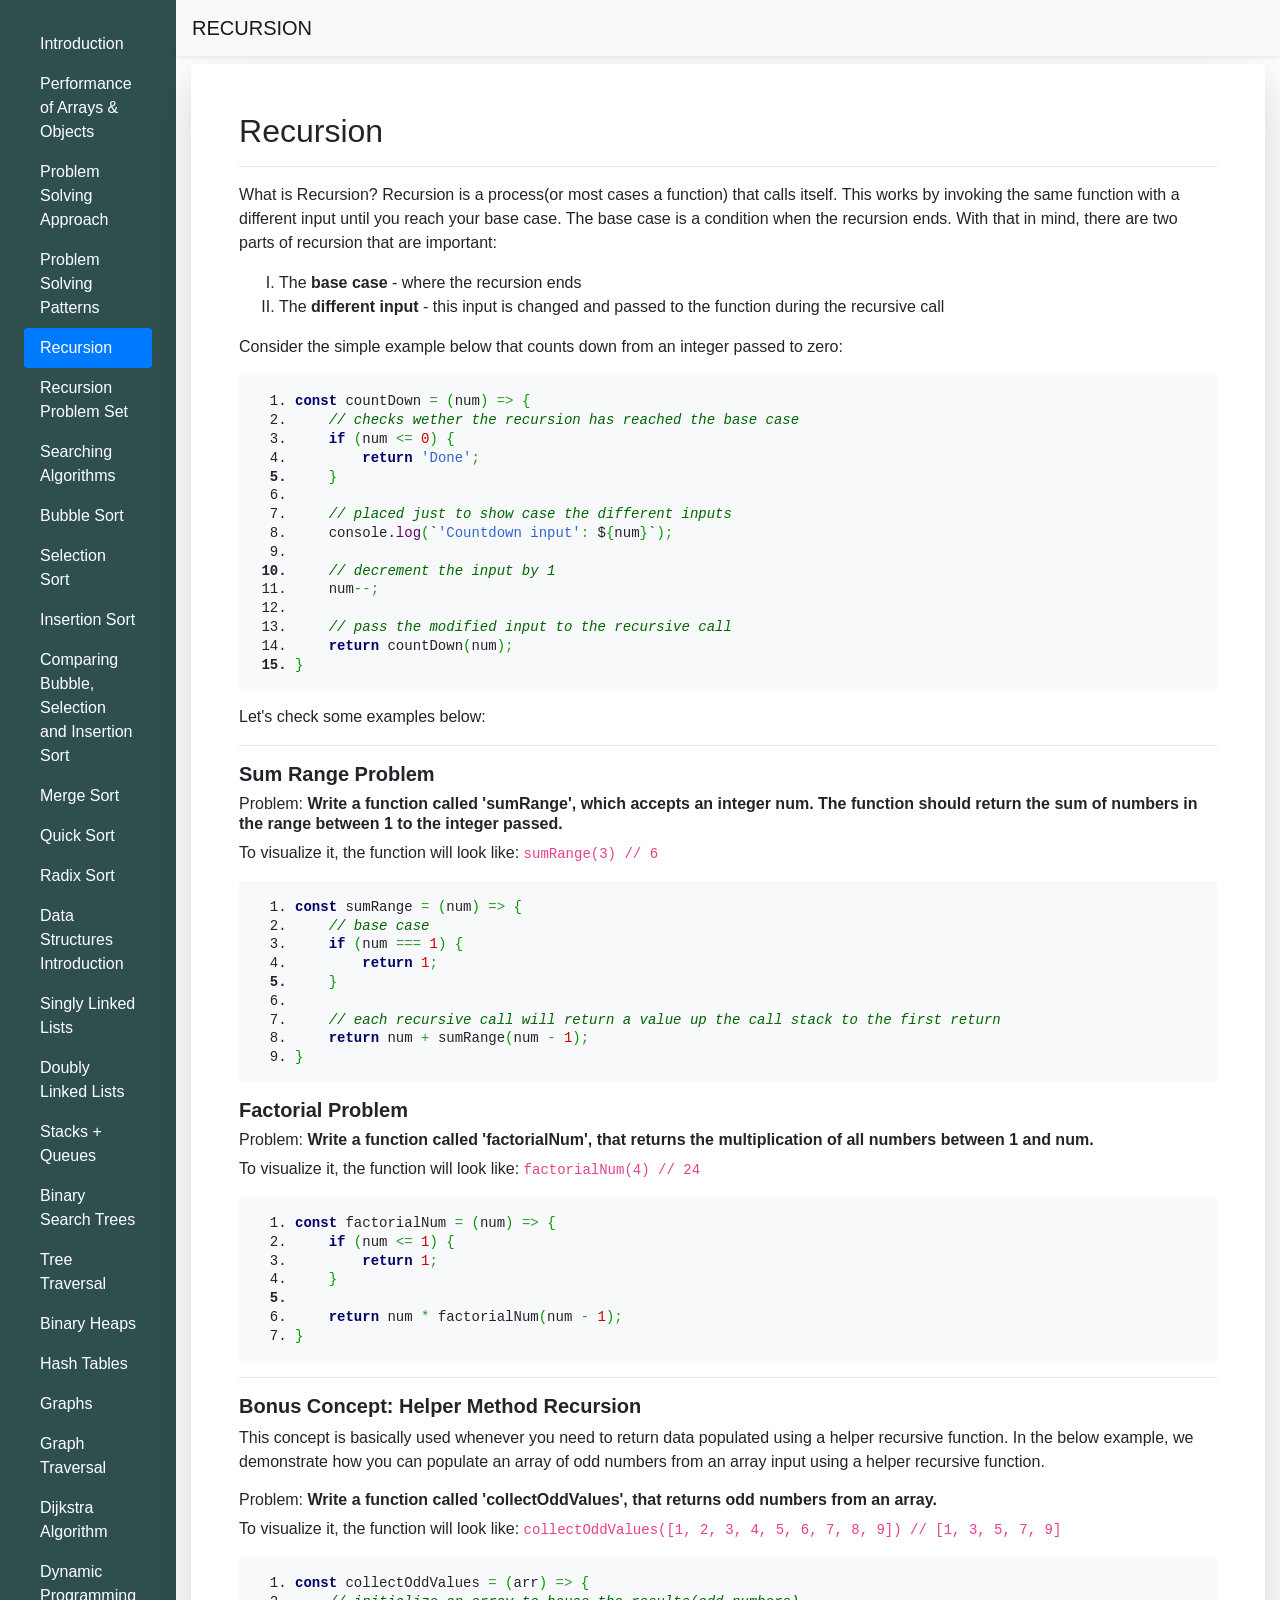
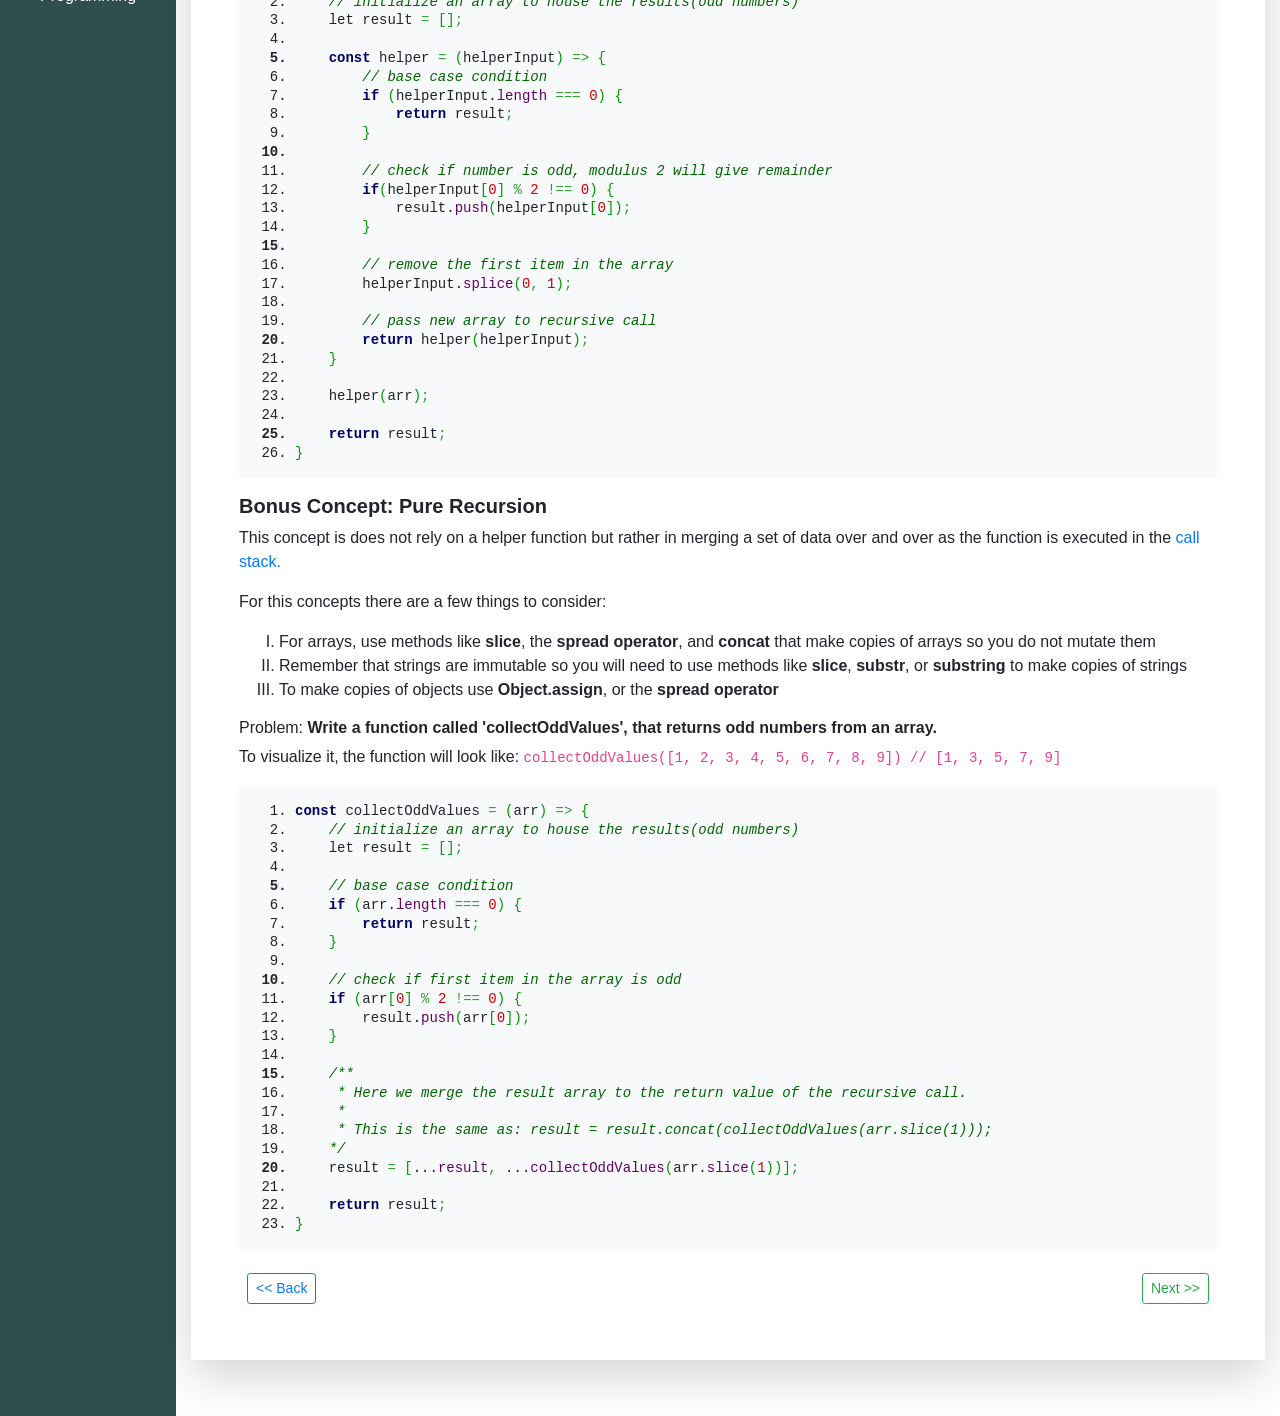
<file: Lesson 05 - Recursion/index.html>
<!doctype html>
<html lang="en">
<head>
    <!-- Required meta tags -->
    <meta charset="utf-8">
    <meta name="viewport" content="width=device-width, initial-scale=1, shrink-to-fit=no">

    <!-- Bootstrap CSS -->
    <link rel="stylesheet" href="https://stackpath.bootstrapcdn.com/bootstrap/4.4.1/css/bootstrap.min.css" integrity="sha384-Vkoo8x4CGsO3+Hhxv8T/Q5PaXtkKtu6ug5TOeNV6gBiFeWPGFN9MuhOf23Q9Ifjh" crossorigin="anonymous">

    <!-- Font -->
    <link rel="stylesheet" href="https://fonts.googleapis.com/css?family=Bubblegum+Sans|Nova+Mono|Roboto+Condensed">

    <!-- Custom Styles -->
    <link rel="stylesheet" href="../assets/css/styles.css">

    <title>Recursion</title>
</head>
<body>
    <div class="wrapper d-flex flex-column">
      <div class="main d-flex flex-grow-1">
        <div class="content">
            <nav class="navbar navbar-light bg-light shadow-sm">
              <a class="navbar-brand text-uppercase" href="#">Recursion</a>
            </nav>
            <div class="container-fluid py-2">
              <div class="shadow-lg p-5 mb-5 bg-white rounded">
                <h2>Recursion</h2>
                <hr>
                <p>
                  What is Recursion? Recursion is a process(or most cases a function) that calls itself. This works by invoking the same function with a different input until you reach your base case. The base case is a condition when the recursion ends.
                  With that in mind, there are two parts of recursion that are important:
                  <ol type="I">
                    <li>The <b>base case</b> -  where the recursion ends</li>
                    <li>The <b>different input</b> - this input is changed and passed to the function during the recursive call</li>
                  </ol>
                </p>
                <p>Consider the simple example below that counts down from an integer passed to zero:</p>
                <div class="p-3 my-3 bg-light">
                  <pre class="javascript" style="font-family:monospace;"><ol><li style="font-weight: normal; vertical-align:top;"><div style="font: normal normal 1em/1.2em monospace; margin:0; padding:0; background:none; vertical-align:top;"><span style="color: #000066; font-weight: bold;">const</span> countDown <span style="color: #339933;">=</span> <span style="color: #009900;">&#40;</span>num<span style="color: #009900;">&#41;</span> <span style="color: #339933;">=&gt;</span> <span style="color: #009900;">&#123;</span></div></li><li style="font-weight: normal; vertical-align:top;"><div style="font: normal normal 1em/1.2em monospace; margin:0; padding:0; background:none; vertical-align:top;">    <span style="color: #006600; font-style: italic;">// checks wether the recursion has reached the base case</span></div></li><li style="font-weight: normal; vertical-align:top;"><div style="font: normal normal 1em/1.2em monospace; margin:0; padding:0; background:none; vertical-align:top;">    <span style="color: #000066; font-weight: bold;">if</span> <span style="color: #009900;">&#40;</span>num <span style="color: #339933;">&lt;=</span> <span style="color: #CC0000;">0</span><span style="color: #009900;">&#41;</span> <span style="color: #009900;">&#123;</span></div></li><li style="font-weight: normal; vertical-align:top;"><div style="font: normal normal 1em/1.2em monospace; margin:0; padding:0; background:none; vertical-align:top;">        <span style="color: #000066; font-weight: bold;">return</span> <span style="color: #3366CC;">'Done'</span><span style="color: #339933;">;</span></div></li><li style="font-weight: bold; vertical-align:top;"><div style="font: normal normal 1em/1.2em monospace; margin:0; padding:0; background:none; vertical-align:top;">    <span style="color: #009900;">&#125;</span></div></li><li style="font-weight: normal; vertical-align:top;"><div style="font: normal normal 1em/1.2em monospace; margin:0; padding:0; background:none; vertical-align:top;">&nbsp;</div></li><li style="font-weight: normal; vertical-align:top;"><div style="font: normal normal 1em/1.2em monospace; margin:0; padding:0; background:none; vertical-align:top;">    <span style="color: #006600; font-style: italic;">// placed just to show case the different inputs</span></div></li><li style="font-weight: normal; vertical-align:top;"><div style="font: normal normal 1em/1.2em monospace; margin:0; padding:0; background:none; vertical-align:top;">    console.<span style="color: #660066;">log</span><span style="color: #009900;">&#40;</span>`<span style="color: #3366CC;">'Countdown input'</span><span style="color: #339933;">:</span> $<span style="color: #009900;">&#123;</span>num<span style="color: #009900;">&#125;</span>`<span style="color: #009900;">&#41;</span><span style="color: #339933;">;</span></div></li><li style="font-weight: normal; vertical-align:top;"><div style="font: normal normal 1em/1.2em monospace; margin:0; padding:0; background:none; vertical-align:top;">&nbsp;</div></li><li style="font-weight: bold; vertical-align:top;"><div style="font: normal normal 1em/1.2em monospace; margin:0; padding:0; background:none; vertical-align:top;">    <span style="color: #006600; font-style: italic;">// decrement the input by 1</span></div></li><li style="font-weight: normal; vertical-align:top;"><div style="font: normal normal 1em/1.2em monospace; margin:0; padding:0; background:none; vertical-align:top;">    num<span style="color: #339933;">--;</span></div></li><li style="font-weight: normal; vertical-align:top;"><div style="font: normal normal 1em/1.2em monospace; margin:0; padding:0; background:none; vertical-align:top;">&nbsp;</div></li><li style="font-weight: normal; vertical-align:top;"><div style="font: normal normal 1em/1.2em monospace; margin:0; padding:0; background:none; vertical-align:top;">    <span style="color: #006600; font-style: italic;">// pass the modified input to the recursive call</span></div></li><li style="font-weight: normal; vertical-align:top;"><div style="font: normal normal 1em/1.2em monospace; margin:0; padding:0; background:none; vertical-align:top;">    <span style="color: #000066; font-weight: bold;">return</span> countDown<span style="color: #009900;">&#40;</span>num<span style="color: #009900;">&#41;</span><span style="color: #339933;">;</span></div></li><li style="font-weight: bold; vertical-align:top;"><div style="font: normal normal 1em/1.2em monospace; margin:0; padding:0; background:none; vertical-align:top;"><span style="color: #009900;">&#125;</span></div></li></ol></pre>
                </div>
                <p>Let's check some examples below:</p>
                <hr>

                <section>
                  <h5><b>Sum Range Problem</b></h5>
                  <h6>Problem: <b>Write a function called 'sumRange', which accepts an integer num. The function should return the sum of numbers in the range between 1 to the integer passed.</b> </h6>
                  <p>To visualize it, the function will look like: <code>sumRange(3) // 6</code> </p>
                  <div class="p-3 my-3 bg-light">
                    <pre class="javascript" style="font-family:monospace;"><ol><li style="font-weight: normal; vertical-align:top;"><div style="font: normal normal 1em/1.2em monospace; margin:0; padding:0; background:none; vertical-align:top;"><span style="color: #000066; font-weight: bold;">const</span> sumRange <span style="color: #339933;">=</span> <span style="color: #009900;">&#40;</span>num<span style="color: #009900;">&#41;</span> <span style="color: #339933;">=&gt;</span> <span style="color: #009900;">&#123;</span></div></li><li style="font-weight: normal; vertical-align:top;"><div style="font: normal normal 1em/1.2em monospace; margin:0; padding:0; background:none; vertical-align:top;">    <span style="color: #006600; font-style: italic;">// base case</span></div></li><li style="font-weight: normal; vertical-align:top;"><div style="font: normal normal 1em/1.2em monospace; margin:0; padding:0; background:none; vertical-align:top;">    <span style="color: #000066; font-weight: bold;">if</span> <span style="color: #009900;">&#40;</span>num <span style="color: #339933;">===</span> <span style="color: #CC0000;">1</span><span style="color: #009900;">&#41;</span> <span style="color: #009900;">&#123;</span></div></li><li style="font-weight: normal; vertical-align:top;"><div style="font: normal normal 1em/1.2em monospace; margin:0; padding:0; background:none; vertical-align:top;">        <span style="color: #000066; font-weight: bold;">return</span> <span style="color: #CC0000;">1</span><span style="color: #339933;">;</span></div></li><li style="font-weight: bold; vertical-align:top;"><div style="font: normal normal 1em/1.2em monospace; margin:0; padding:0; background:none; vertical-align:top;">    <span style="color: #009900;">&#125;</span></div></li><li style="font-weight: normal; vertical-align:top;"><div style="font: normal normal 1em/1.2em monospace; margin:0; padding:0; background:none; vertical-align:top;">&nbsp;</div></li><li style="font-weight: normal; vertical-align:top;"><div style="font: normal normal 1em/1.2em monospace; margin:0; padding:0; background:none; vertical-align:top;">    <span style="color: #006600; font-style: italic;">// each recursive call will return a value up the call stack to the first return</span></div></li><li style="font-weight: normal; vertical-align:top;"><div style="font: normal normal 1em/1.2em monospace; margin:0; padding:0; background:none; vertical-align:top;">    <span style="color: #000066; font-weight: bold;">return</span> num <span style="color: #339933;">+</span> sumRange<span style="color: #009900;">&#40;</span>num <span style="color: #339933;">-</span> <span style="color: #CC0000;">1</span><span style="color: #009900;">&#41;</span><span style="color: #339933;">;</span></div></li><li style="font-weight: normal; vertical-align:top;"><div style="font: normal normal 1em/1.2em monospace; margin:0; padding:0; background:none; vertical-align:top;"><span style="color: #009900;">&#125;</span></div></li></ol></pre>
                  </div>
                </section>

                <section>
                  <h5><b>Factorial Problem</b></h5>
                  <h6>Problem: <b>Write a function called 'factorialNum', that returns the multiplication of all numbers between 1 and num.</b> </h6>
                  <p>To visualize it, the function will look like: <code>factorialNum(4) // 24</code> </p>
                  <div class="p-3 my-3 bg-light">
                    <pre class="javascript" style="font-family:monospace;"><ol><li style="font-weight: normal; vertical-align:top;"><div style="font: normal normal 1em/1.2em monospace; margin:0; padding:0; background:none; vertical-align:top;"><span style="color: #000066; font-weight: bold;">const</span> factorialNum <span style="color: #339933;">=</span> <span style="color: #009900;">&#40;</span>num<span style="color: #009900;">&#41;</span> <span style="color: #339933;">=&gt;</span> <span style="color: #009900;">&#123;</span></div></li><li style="font-weight: normal; vertical-align:top;"><div style="font: normal normal 1em/1.2em monospace; margin:0; padding:0; background:none; vertical-align:top;">    <span style="color: #000066; font-weight: bold;">if</span> <span style="color: #009900;">&#40;</span>num <span style="color: #339933;">&lt;=</span> <span style="color: #CC0000;">1</span><span style="color: #009900;">&#41;</span> <span style="color: #009900;">&#123;</span></div></li><li style="font-weight: normal; vertical-align:top;"><div style="font: normal normal 1em/1.2em monospace; margin:0; padding:0; background:none; vertical-align:top;">        <span style="color: #000066; font-weight: bold;">return</span> <span style="color: #CC0000;">1</span><span style="color: #339933;">;</span></div></li><li style="font-weight: normal; vertical-align:top;"><div style="font: normal normal 1em/1.2em monospace; margin:0; padding:0; background:none; vertical-align:top;">    <span style="color: #009900;">&#125;</span></div></li><li style="font-weight: bold; vertical-align:top;"><div style="font: normal normal 1em/1.2em monospace; margin:0; padding:0; background:none; vertical-align:top;">&nbsp;</div></li><li style="font-weight: normal; vertical-align:top;"><div style="font: normal normal 1em/1.2em monospace; margin:0; padding:0; background:none; vertical-align:top;">    <span style="color: #000066; font-weight: bold;">return</span> num <span style="color: #339933;">*</span> factorialNum<span style="color: #009900;">&#40;</span>num <span style="color: #339933;">-</span> <span style="color: #CC0000;">1</span><span style="color: #009900;">&#41;</span><span style="color: #339933;">;</span></div></li><li style="font-weight: normal; vertical-align:top;"><div style="font: normal normal 1em/1.2em monospace; margin:0; padding:0; background:none; vertical-align:top;"><span style="color: #009900;">&#125;</span></div></li></ol></pre>
                  </div>
                </section>

                <hr>

                <section>
                  <h5><b>Bonus Concept: Helper Method Recursion</b></h5>
                  <p>This concept is basically used whenever you need to return data populated using a helper recursive function. In the below example, we demonstrate how you can populate an array of odd numbers from an array input using a helper recursive function.</p>
                  <h6>Problem: <b>Write a function called 'collectOddValues', that returns odd numbers from an array.</b> </h6>
                  <p>To visualize it, the function will look like: <code>collectOddValues([1, 2, 3, 4, 5, 6, 7, 8, 9]) // [1, 3, 5, 7, 9]</code> </p>
                  <div class="p-3 my-3 bg-light">
                    <pre class="javascript" style="font-family:monospace;"><ol><li style="font-weight: normal; vertical-align:top;"><div style="font: normal normal 1em/1.2em monospace; margin:0; padding:0; background:none; vertical-align:top;"><span style="color: #000066; font-weight: bold;">const</span> collectOddValues <span style="color: #339933;">=</span> <span style="color: #009900;">&#40;</span>arr<span style="color: #009900;">&#41;</span> <span style="color: #339933;">=&gt;</span> <span style="color: #009900;">&#123;</span></div></li><li style="font-weight: normal; vertical-align:top;"><div style="font: normal normal 1em/1.2em monospace; margin:0; padding:0; background:none; vertical-align:top;">    <span style="color: #006600; font-style: italic;">// initialize an array to house the results(odd numbers)</span></div></li><li style="font-weight: normal; vertical-align:top;"><div style="font: normal normal 1em/1.2em monospace; margin:0; padding:0; background:none; vertical-align:top;">    let result <span style="color: #339933;">=</span> <span style="color: #009900;">&#91;</span><span style="color: #009900;">&#93;</span><span style="color: #339933;">;</span></div></li><li style="font-weight: normal; vertical-align:top;"><div style="font: normal normal 1em/1.2em monospace; margin:0; padding:0; background:none; vertical-align:top;">&nbsp;</div></li><li style="font-weight: bold; vertical-align:top;"><div style="font: normal normal 1em/1.2em monospace; margin:0; padding:0; background:none; vertical-align:top;">    <span style="color: #000066; font-weight: bold;">const</span> helper <span style="color: #339933;">=</span> <span style="color: #009900;">&#40;</span>helperInput<span style="color: #009900;">&#41;</span> <span style="color: #339933;">=&gt;</span> <span style="color: #009900;">&#123;</span></div></li><li style="font-weight: normal; vertical-align:top;"><div style="font: normal normal 1em/1.2em monospace; margin:0; padding:0; background:none; vertical-align:top;">        <span style="color: #006600; font-style: italic;">// base case condition</span></div></li><li style="font-weight: normal; vertical-align:top;"><div style="font: normal normal 1em/1.2em monospace; margin:0; padding:0; background:none; vertical-align:top;">        <span style="color: #000066; font-weight: bold;">if</span> <span style="color: #009900;">&#40;</span>helperInput.<span style="color: #660066;">length</span> <span style="color: #339933;">===</span> <span style="color: #CC0000;">0</span><span style="color: #009900;">&#41;</span> <span style="color: #009900;">&#123;</span></div></li><li style="font-weight: normal; vertical-align:top;"><div style="font: normal normal 1em/1.2em monospace; margin:0; padding:0; background:none; vertical-align:top;">            <span style="color: #000066; font-weight: bold;">return</span> result<span style="color: #339933;">;</span></div></li><li style="font-weight: normal; vertical-align:top;"><div style="font: normal normal 1em/1.2em monospace; margin:0; padding:0; background:none; vertical-align:top;">        <span style="color: #009900;">&#125;</span></div></li><li style="font-weight: bold; vertical-align:top;"><div style="font: normal normal 1em/1.2em monospace; margin:0; padding:0; background:none; vertical-align:top;">&nbsp;</div></li><li style="font-weight: normal; vertical-align:top;"><div style="font: normal normal 1em/1.2em monospace; margin:0; padding:0; background:none; vertical-align:top;">        <span style="color: #006600; font-style: italic;">// check if number is odd, modulus 2 will give remainder</span></div></li><li style="font-weight: normal; vertical-align:top;"><div style="font: normal normal 1em/1.2em monospace; margin:0; padding:0; background:none; vertical-align:top;">        <span style="color: #000066; font-weight: bold;">if</span><span style="color: #009900;">&#40;</span>helperInput<span style="color: #009900;">&#91;</span><span style="color: #CC0000;">0</span><span style="color: #009900;">&#93;</span> <span style="color: #339933;">%</span> <span style="color: #CC0000;">2</span> <span style="color: #339933;">!==</span> <span style="color: #CC0000;">0</span><span style="color: #009900;">&#41;</span> <span style="color: #009900;">&#123;</span></div></li><li style="font-weight: normal; vertical-align:top;"><div style="font: normal normal 1em/1.2em monospace; margin:0; padding:0; background:none; vertical-align:top;">            result.<span style="color: #660066;">push</span><span style="color: #009900;">&#40;</span>helperInput<span style="color: #009900;">&#91;</span><span style="color: #CC0000;">0</span><span style="color: #009900;">&#93;</span><span style="color: #009900;">&#41;</span><span style="color: #339933;">;</span></div></li><li style="font-weight: normal; vertical-align:top;"><div style="font: normal normal 1em/1.2em monospace; margin:0; padding:0; background:none; vertical-align:top;">        <span style="color: #009900;">&#125;</span></div></li><li style="font-weight: bold; vertical-align:top;"><div style="font: normal normal 1em/1.2em monospace; margin:0; padding:0; background:none; vertical-align:top;">&nbsp;</div></li><li style="font-weight: normal; vertical-align:top;"><div style="font: normal normal 1em/1.2em monospace; margin:0; padding:0; background:none; vertical-align:top;">        <span style="color: #006600; font-style: italic;">// remove the first item in the array</span></div></li><li style="font-weight: normal; vertical-align:top;"><div style="font: normal normal 1em/1.2em monospace; margin:0; padding:0; background:none; vertical-align:top;">        helperInput.<span style="color: #660066;">splice</span><span style="color: #009900;">&#40;</span><span style="color: #CC0000;">0</span><span style="color: #339933;">,</span> <span style="color: #CC0000;">1</span><span style="color: #009900;">&#41;</span><span style="color: #339933;">;</span></div></li><li style="font-weight: normal; vertical-align:top;"><div style="font: normal normal 1em/1.2em monospace; margin:0; padding:0; background:none; vertical-align:top;">&nbsp;</div></li><li style="font-weight: normal; vertical-align:top;"><div style="font: normal normal 1em/1.2em monospace; margin:0; padding:0; background:none; vertical-align:top;">        <span style="color: #006600; font-style: italic;">// pass new array to recursive call</span></div></li><li style="font-weight: bold; vertical-align:top;"><div style="font: normal normal 1em/1.2em monospace; margin:0; padding:0; background:none; vertical-align:top;">        <span style="color: #000066; font-weight: bold;">return</span> helper<span style="color: #009900;">&#40;</span>helperInput<span style="color: #009900;">&#41;</span><span style="color: #339933;">;</span></div></li><li style="font-weight: normal; vertical-align:top;"><div style="font: normal normal 1em/1.2em monospace; margin:0; padding:0; background:none; vertical-align:top;">    <span style="color: #009900;">&#125;</span></div></li><li style="font-weight: normal; vertical-align:top;"><div style="font: normal normal 1em/1.2em monospace; margin:0; padding:0; background:none; vertical-align:top;">&nbsp;</div></li><li style="font-weight: normal; vertical-align:top;"><div style="font: normal normal 1em/1.2em monospace; margin:0; padding:0; background:none; vertical-align:top;">    helper<span style="color: #009900;">&#40;</span>arr<span style="color: #009900;">&#41;</span><span style="color: #339933;">;</span></div></li><li style="font-weight: normal; vertical-align:top;"><div style="font: normal normal 1em/1.2em monospace; margin:0; padding:0; background:none; vertical-align:top;">&nbsp;</div></li><li style="font-weight: bold; vertical-align:top;"><div style="font: normal normal 1em/1.2em monospace; margin:0; padding:0; background:none; vertical-align:top;">    <span style="color: #000066; font-weight: bold;">return</span> result<span style="color: #339933;">;</span></div></li><li style="font-weight: normal; vertical-align:top;"><div style="font: normal normal 1em/1.2em monospace; margin:0; padding:0; background:none; vertical-align:top;"><span style="color: #009900;">&#125;</span></div></li></ol></pre>
                  </div>
                </section>

                <section>
                  <h5><b>Bonus Concept: Pure Recursion</b></h5>
                  <p>This concept is does not rely on a helper function but rather in merging a set of data over and over as the function is executed in the <a href="https://developer.mozilla.org/en-US/docs/Glossary/Call_stack" target="_blank">call stack.</a></p>
                  <p>For this concepts there are a few things to consider:</p>
                  <ol type="I">
                    <li>For arrays, use methods like <b>slice</b>, the <b>spread operator</b>, and <b>concat</b> that make copies of arrays so you do not mutate them </li>
                    <li>Remember that strings are immutable so you will need to use methods like <b>slice</b>, <b>substr</b>, or <b>substring</b> to make copies of strings </li>
                    <li>To make copies of objects use <b>Object.assign</b>, or the <b>spread operator</b> </li>
                  </ol>
                  <h6>Problem: <b>Write a function called 'collectOddValues', that returns odd numbers from an array.</b> </h6>
                  <p>To visualize it, the function will look like: <code>collectOddValues([1, 2, 3, 4, 5, 6, 7, 8, 9]) // [1, 3, 5, 7, 9]</code> </p>
                  <div class="p-3 my-3 bg-light">
                    <pre class="javascript" style="font-family:monospace;"><ol><li style="font-weight: normal; vertical-align:top;"><div style="font: normal normal 1em/1.2em monospace; margin:0; padding:0; background:none; vertical-align:top;"><span style="color: #000066; font-weight: bold;">const</span> collectOddValues <span style="color: #339933;">=</span> <span style="color: #009900;">&#40;</span>arr<span style="color: #009900;">&#41;</span> <span style="color: #339933;">=&gt;</span> <span style="color: #009900;">&#123;</span></div></li><li style="font-weight: normal; vertical-align:top;"><div style="font: normal normal 1em/1.2em monospace; margin:0; padding:0; background:none; vertical-align:top;">    <span style="color: #006600; font-style: italic;">// initialize an array to house the results(odd numbers)</span></div></li><li style="font-weight: normal; vertical-align:top;"><div style="font: normal normal 1em/1.2em monospace; margin:0; padding:0; background:none; vertical-align:top;">    let result <span style="color: #339933;">=</span> <span style="color: #009900;">&#91;</span><span style="color: #009900;">&#93;</span><span style="color: #339933;">;</span></div></li><li style="font-weight: normal; vertical-align:top;"><div style="font: normal normal 1em/1.2em monospace; margin:0; padding:0; background:none; vertical-align:top;">&nbsp;</div></li><li style="font-weight: bold; vertical-align:top;"><div style="font: normal normal 1em/1.2em monospace; margin:0; padding:0; background:none; vertical-align:top;">    <span style="color: #006600; font-style: italic;">// base case condition</span></div></li><li style="font-weight: normal; vertical-align:top;"><div style="font: normal normal 1em/1.2em monospace; margin:0; padding:0; background:none; vertical-align:top;">    <span style="color: #000066; font-weight: bold;">if</span> <span style="color: #009900;">&#40;</span>arr.<span style="color: #660066;">length</span> <span style="color: #339933;">===</span> <span style="color: #CC0000;">0</span><span style="color: #009900;">&#41;</span> <span style="color: #009900;">&#123;</span></div></li><li style="font-weight: normal; vertical-align:top;"><div style="font: normal normal 1em/1.2em monospace; margin:0; padding:0; background:none; vertical-align:top;">        <span style="color: #000066; font-weight: bold;">return</span> result<span style="color: #339933;">;</span></div></li><li style="font-weight: normal; vertical-align:top;"><div style="font: normal normal 1em/1.2em monospace; margin:0; padding:0; background:none; vertical-align:top;">    <span style="color: #009900;">&#125;</span></div></li><li style="font-weight: normal; vertical-align:top;"><div style="font: normal normal 1em/1.2em monospace; margin:0; padding:0; background:none; vertical-align:top;">&nbsp;</div></li><li style="font-weight: bold; vertical-align:top;"><div style="font: normal normal 1em/1.2em monospace; margin:0; padding:0; background:none; vertical-align:top;">    <span style="color: #006600; font-style: italic;">// check if first item in the array is odd</span></div></li><li style="font-weight: normal; vertical-align:top;"><div style="font: normal normal 1em/1.2em monospace; margin:0; padding:0; background:none; vertical-align:top;">    <span style="color: #000066; font-weight: bold;">if</span> <span style="color: #009900;">&#40;</span>arr<span style="color: #009900;">&#91;</span><span style="color: #CC0000;">0</span><span style="color: #009900;">&#93;</span> <span style="color: #339933;">%</span> <span style="color: #CC0000;">2</span> <span style="color: #339933;">!==</span> <span style="color: #CC0000;">0</span><span style="color: #009900;">&#41;</span> <span style="color: #009900;">&#123;</span></div></li><li style="font-weight: normal; vertical-align:top;"><div style="font: normal normal 1em/1.2em monospace; margin:0; padding:0; background:none; vertical-align:top;">        result.<span style="color: #660066;">push</span><span style="color: #009900;">&#40;</span>arr<span style="color: #009900;">&#91;</span><span style="color: #CC0000;">0</span><span style="color: #009900;">&#93;</span><span style="color: #009900;">&#41;</span><span style="color: #339933;">;</span></div></li><li style="font-weight: normal; vertical-align:top;"><div style="font: normal normal 1em/1.2em monospace; margin:0; padding:0; background:none; vertical-align:top;">    <span style="color: #009900;">&#125;</span></div></li><li style="font-weight: normal; vertical-align:top;"><div style="font: normal normal 1em/1.2em monospace; margin:0; padding:0; background:none; vertical-align:top;">&nbsp;</div></li><li style="font-weight: bold; vertical-align:top;"><div style="font: normal normal 1em/1.2em monospace; margin:0; padding:0; background:none; vertical-align:top;">    <span style="color: #006600; font-style: italic;">/**</span></div></li><li style="font-weight: normal; vertical-align:top;"><div style="font: normal normal 1em/1.2em monospace; margin:0; padding:0; background:none; vertical-align:top;"><span style="color: #006600; font-style: italic;">&nbsp;    * Here we merge the result array to the return value of the recursive call.</span></div></li><li style="font-weight: normal; vertical-align:top;"><div style="font: normal normal 1em/1.2em monospace; margin:0; padding:0; background:none; vertical-align:top;"><span style="color: #006600; font-style: italic;">&nbsp;    * </span></div></li><li style="font-weight: normal; vertical-align:top;"><div style="font: normal normal 1em/1.2em monospace; margin:0; padding:0; background:none; vertical-align:top;"><span style="color: #006600; font-style: italic;">&nbsp;    * This is the same as: result = result.concat(collectOddValues(arr.slice(1)));</span></div></li><li style="font-weight: normal; vertical-align:top;"><div style="font: normal normal 1em/1.2em monospace; margin:0; padding:0; background:none; vertical-align:top;"><span style="color: #006600; font-style: italic;">&nbsp;   */</span></div></li><li style="font-weight: bold; vertical-align:top;"><div style="font: normal normal 1em/1.2em monospace; margin:0; padding:0; background:none; vertical-align:top;">    result <span style="color: #339933;">=</span> <span style="color: #009900;">&#91;</span>...<span style="color: #660066;">result</span><span style="color: #339933;">,</span> ...<span style="color: #660066;">collectOddValues</span><span style="color: #009900;">&#40;</span>arr.<span style="color: #660066;">slice</span><span style="color: #009900;">&#40;</span><span style="color: #CC0000;">1</span><span style="color: #009900;">&#41;</span><span style="color: #009900;">&#41;</span><span style="color: #009900;">&#93;</span><span style="color: #339933;">;</span></div></li><li style="font-weight: normal; vertical-align:top;"><div style="font: normal normal 1em/1.2em monospace; margin:0; padding:0; background:none; vertical-align:top;">&nbsp;</div></li><li style="font-weight: normal; vertical-align:top;"><div style="font: normal normal 1em/1.2em monospace; margin:0; padding:0; background:none; vertical-align:top;">    <span style="color: #000066; font-weight: bold;">return</span> result<span style="color: #339933;">;</span></div></li><li style="font-weight: normal; vertical-align:top;"><div style="font: normal normal 1em/1.2em monospace; margin:0; padding:0; background:none; vertical-align:top;"><span style="color: #009900;">&#125;</span></div></li></ol></pre>
                  </div>
                </section>

                <div class="d-flex flex-row justify-content-between align-items-center">
                  <div class="p-2"><a class="btn btn-outline-primary btn-sm" href="/Lesson 04 - PS Patterns" role="button">&lt;&lt; Back</a></div>
                  <div class="p-2"><a class="btn btn-outline-success btn-sm" href="/Lesson 06 - Recursion PS" role="button">Next &gt;&gt;</a></div>                   
                </div>
              </div>
            </div>
        </div>
        <aside class="sidebar p-4">
          <ul class="nav nav-pills flex-column">
            <li class="nav-item">
              <a class="nav-link text-white" href="/">Introduction</a>
            </li>
            <li class="nav-item">
              <a class="nav-link text-white" href="/Lesson 02 - Arrays|Objects">Performance of Arrays & Objects</a>
            </li>
            <li class="nav-item">
              <a class="nav-link text-white" href="/Lesson 03 - PS Approach">Problem Solving Approach</a>
            </li>
            <li class="nav-item">
              <a class="nav-link text-white" href="/Lesson 04 - PS Patterns">Problem Solving Patterns</a>
            </li>
            <li class="nav-item">
              <a class="nav-link text-white active" href="/Lesson 05 - Recursion">Recursion</a>
            </li>
            <li class="nav-item">
              <a class="nav-link text-white" href="/Lesson 06 - Recursion PS">Recursion Problem Set</a>
            </li>
            <li class="nav-item">
              <a class="nav-link text-white" href="/Lesson 07 - Searching Algorithms">Searching Algorithms</a>
            </li>
            <li class="nav-item">
              <a class="nav-link text-white" href="/Lesson 08 - Bubble Sort">Bubble Sort</a>
            </li>
            <li class="nav-item">
              <a class="nav-link text-white" href="/Lesson 09 - Selection Sort">Selection Sort</a>
            </li>
            <li class="nav-item">
              <a class="nav-link text-white" href="/Lesson 10 - Insertion Sort">Insertion Sort</a>
            </li>
            <li class="nav-item">
              <a class="nav-link text-white" href="/Lesson 11 - Comparing Sorts">Comparing Bubble, Selection and Insertion Sort</a>
            </li>
            <li class="nav-item">
              <a class="nav-link text-white" href="/Lesson 12 - Merge Sort">Merge Sort</a>
            </li>
            <li class="nav-item">
              <a class="nav-link text-white" href="/Lesson 13 - Quick Sort">Quick Sort</a>
            </li>
            <li class="nav-item">
              <a class="nav-link text-white" href="/Lesson 14 - Radix Sort">Radix Sort</a>
            </li>
            <li class="nav-item">
              <a class="nav-link text-white" href="/Lesson 15 - Data Structures Introduction">Data Structures Introduction</a>
            </li>
            <li class="nav-item">
              <a class="nav-link text-white" href="/Lesson 16 - Singly Linked Lists">Singly Linked Lists</a>
            </li>
            <li class="nav-item">
              <a class="nav-link text-white" href="/Lesson 17 - Doubly Linked Lists">Doubly Linked Lists</a>
            </li>
            <li class="nav-item">
              <a class="nav-link text-white" href="/Lesson 18 - Stacks|Queues">Stacks + Queues</a>
            </li>
            <li class="nav-item">
              <a class="nav-link text-white" href="/Lesson 19 - Binary Search Trees">Binary Search Trees</a>
            </li>
            <li class="nav-item">
              <a class="nav-link text-white" href="/Lesson 20 - Tree Traversal">Tree Traversal</a>
            </li>
            <li class="nav-item">
              <a class="nav-link text-white" href="/Lesson 21 - Binary Heaps">Binary Heaps</a>
            </li>
            <li class="nav-item">
              <a class="nav-link text-white" href="/Lesson 22 - Hash Tables">Hash Tables</a>
            </li>
            <li class="nav-item">
              <a class="nav-link text-white" href="/Lesson 23 - Graphs">Graphs</a>
            </li>
            <li class="nav-item">
              <a class="nav-link text-white" href="/Lesson 24 - Graph Traversal">Graph Traversal</a>
            </li>
            <li class="nav-item">
              <a class="nav-link text-white" href="/Lesson 25 - DA">Dijkstra Algorithm</a>
            </li>
            <li class="nav-item">
              <a class="nav-link text-white" href="/Lesson 26 - Dynamic Programming">Dynamic Programming</a>
            </li>
          </ul>
        </aside>
      </div>
    </div>

    <!-- Optional JavaScript -->
    <!-- jQuery first, then Popper.js, then Bootstrap JS -->
    <script src="https://code.jquery.com/jquery-3.4.1.slim.min.js" integrity="sha384-J6qa4849blE2+poT4WnyKhv5vZF5SrPo0iEjwBvKU7imGFAV0wwj1yYfoRSJoZ+n" crossorigin="anonymous"></script>
    <script src="https://cdn.jsdelivr.net/npm/popper.js@1.16.0/dist/umd/popper.min.js" integrity="sha384-Q6E9RHvbIyZFJoft+2mJbHaEWldlvI9IOYy5n3zV9zzTtmI3UksdQRVvoxMfooAo" crossorigin="anonymous"></script>
    <script src="https://stackpath.bootstrapcdn.com/bootstrap/4.4.1/js/bootstrap.min.js" integrity="sha384-wfSDF2E50Y2D1uUdj0O3uMBJnjuUD4Ih7YwaYd1iqfktj0Uod8GCExl3Og8ifwB6" crossorigin="anonymous"></script>
    <script src="../assets/scripts/lesson-05/app.js"></script>
</body>
</html>
</file>
<file: assets/css/styles.css>
.wrapper {
    min-height: 100vh;
}

.main .content {
    flex: 4 1 80%;
}

.main .content pre, .main .content pre ol {
    margin-bottom: 0;
}

.main .sidebar {
    background-color: darkslategray;
    flex: 1 1 10%;
    order: -1;
}
</file>
